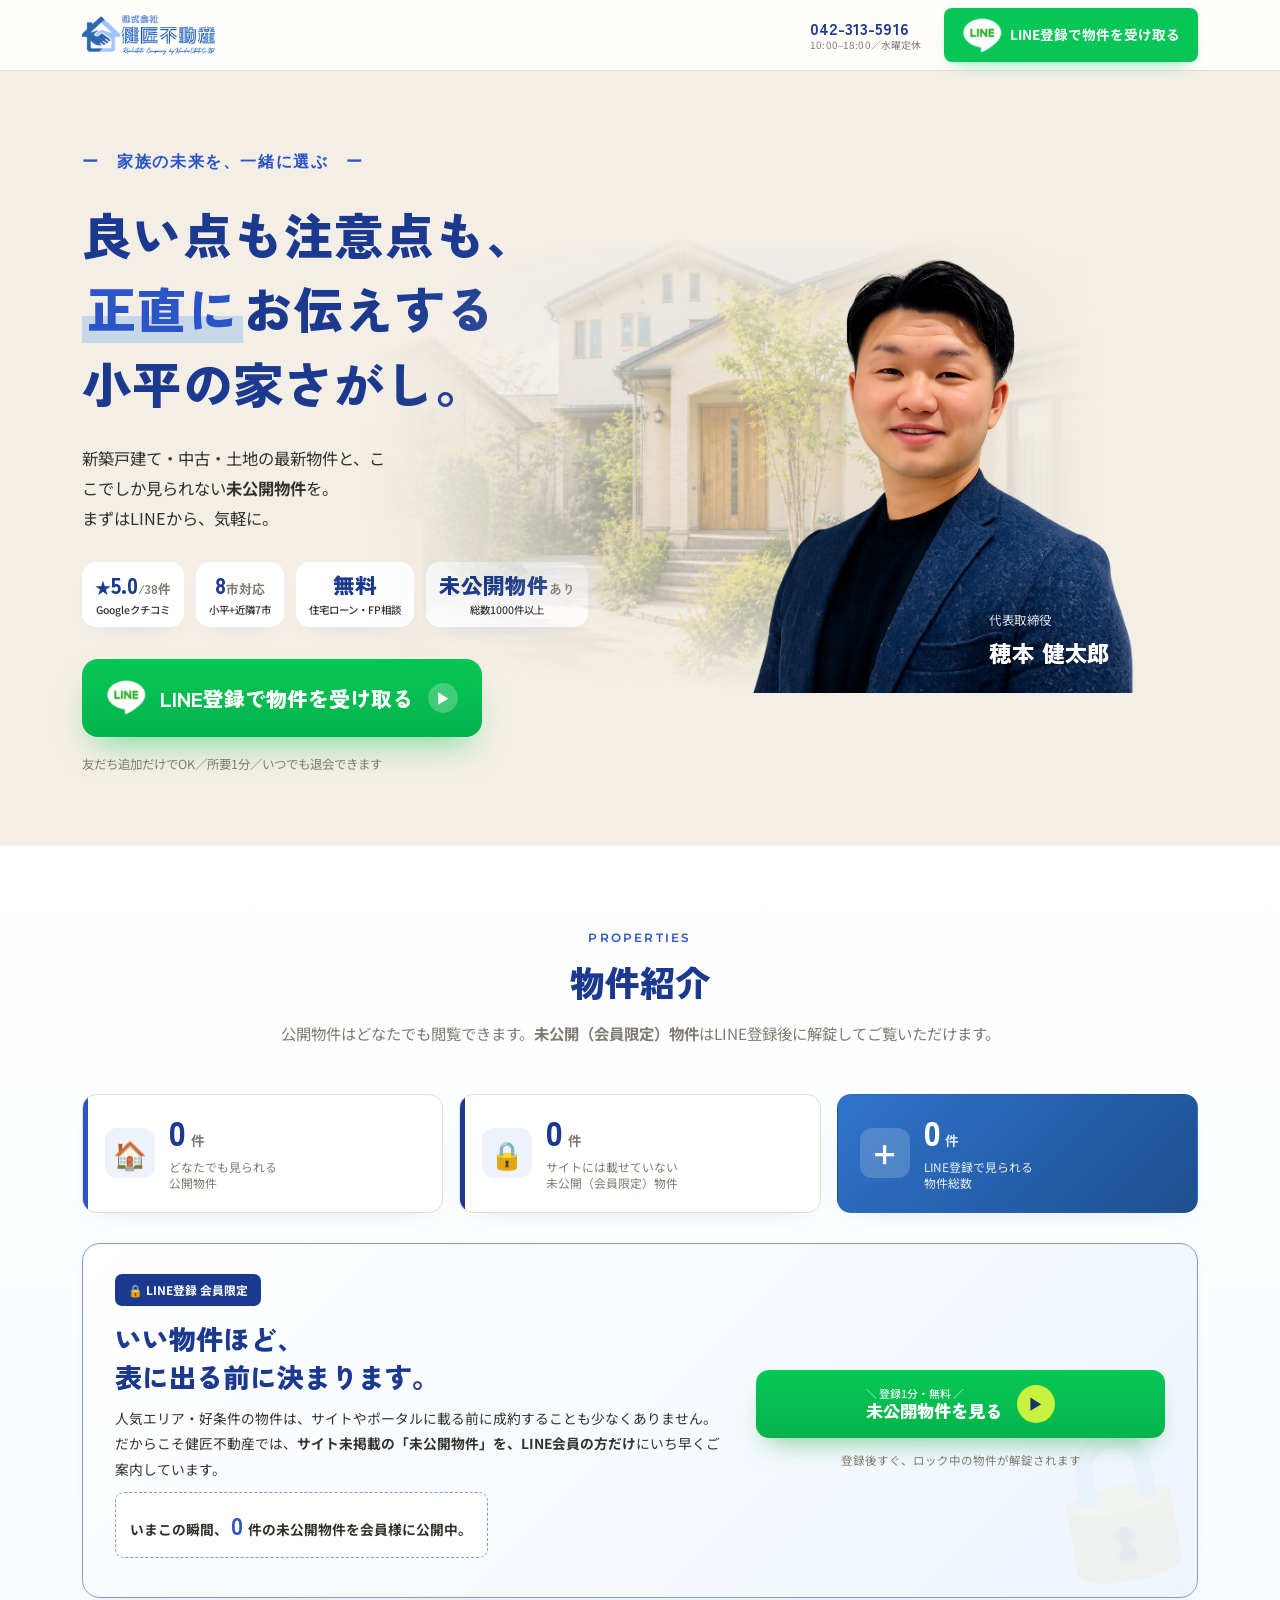
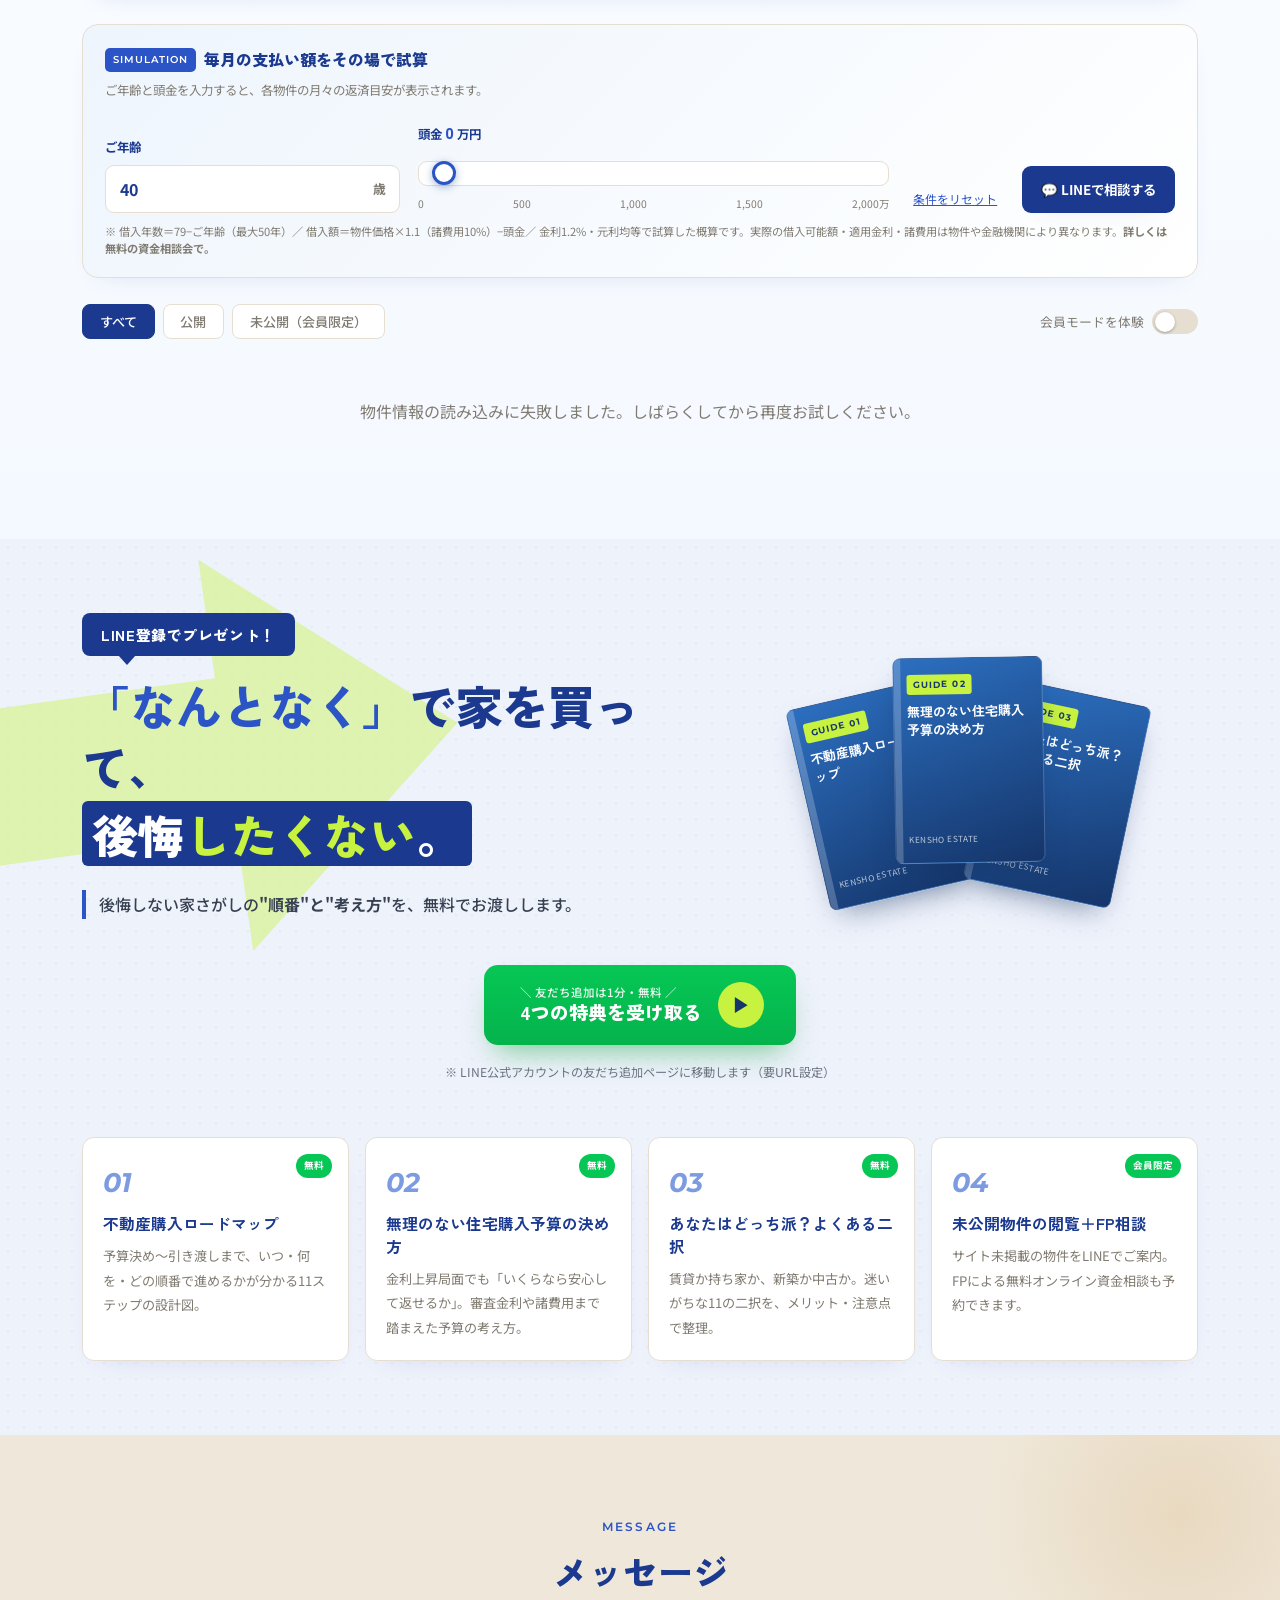
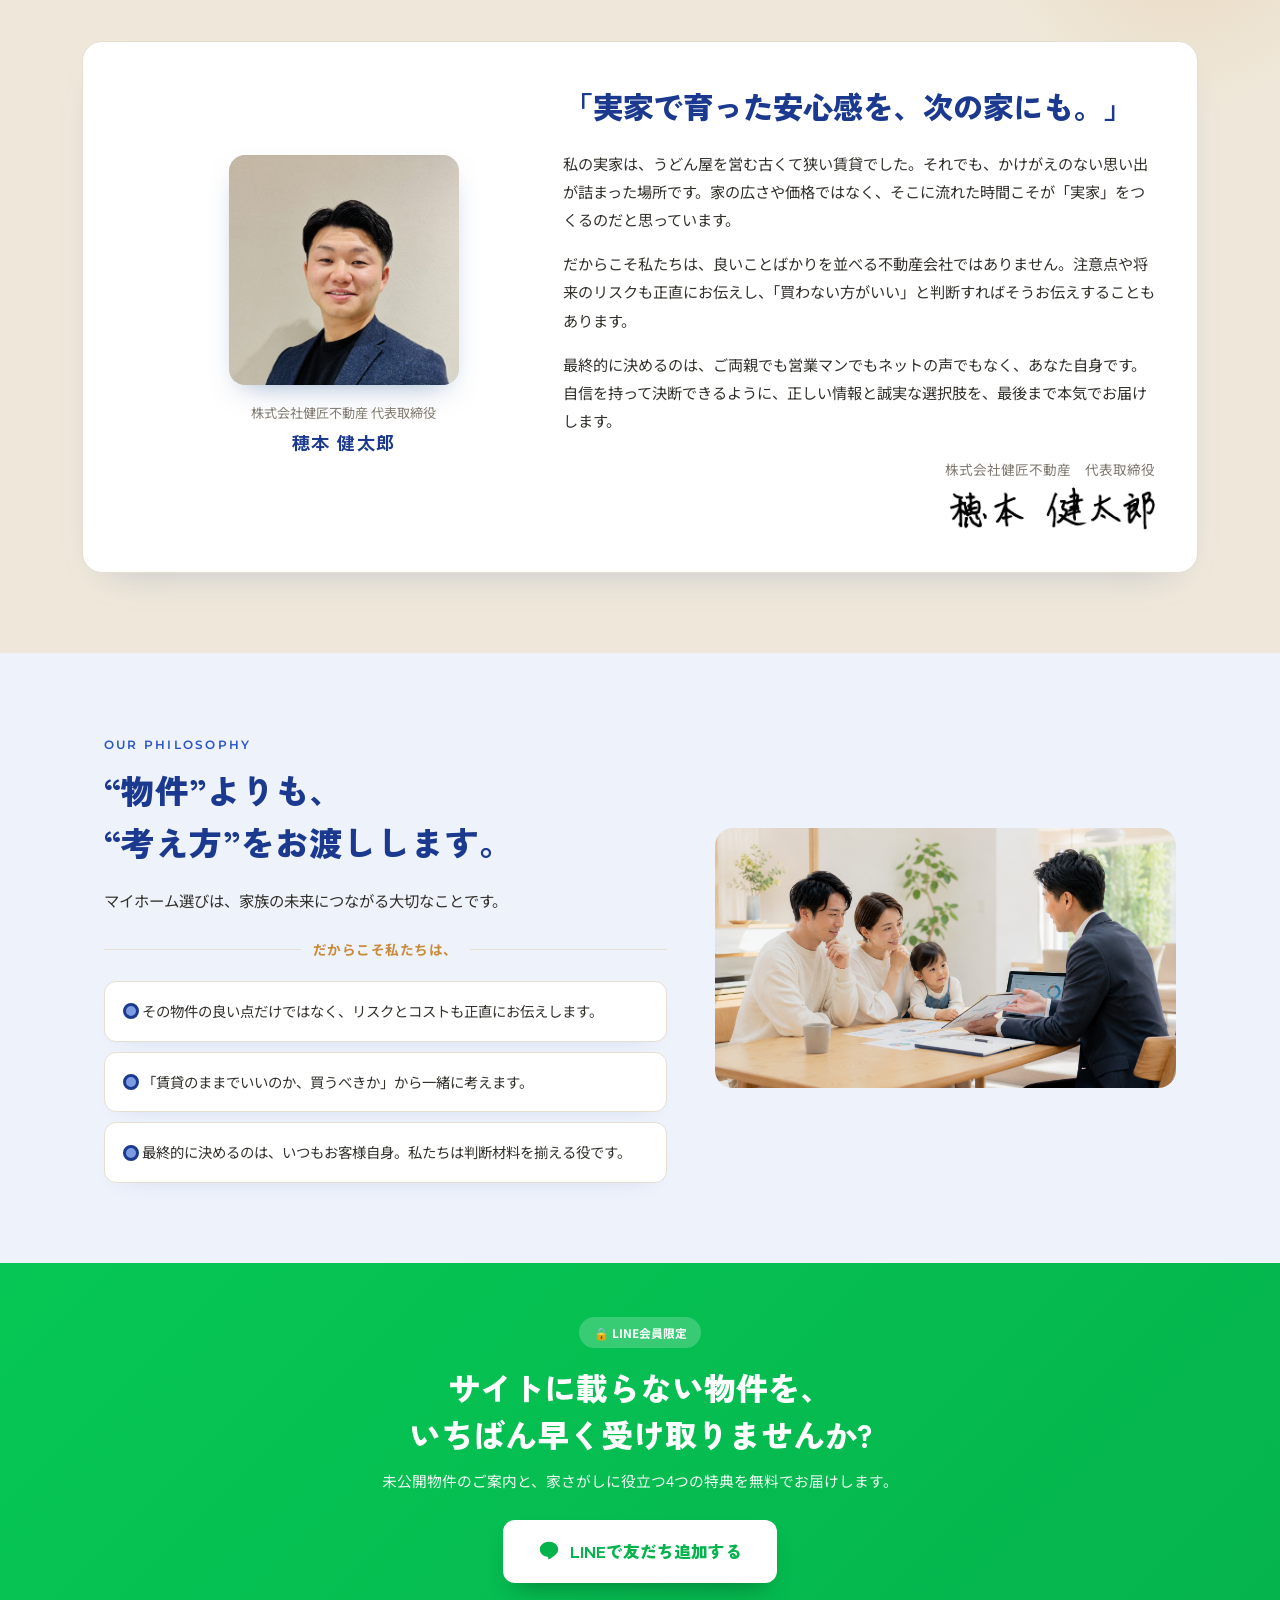
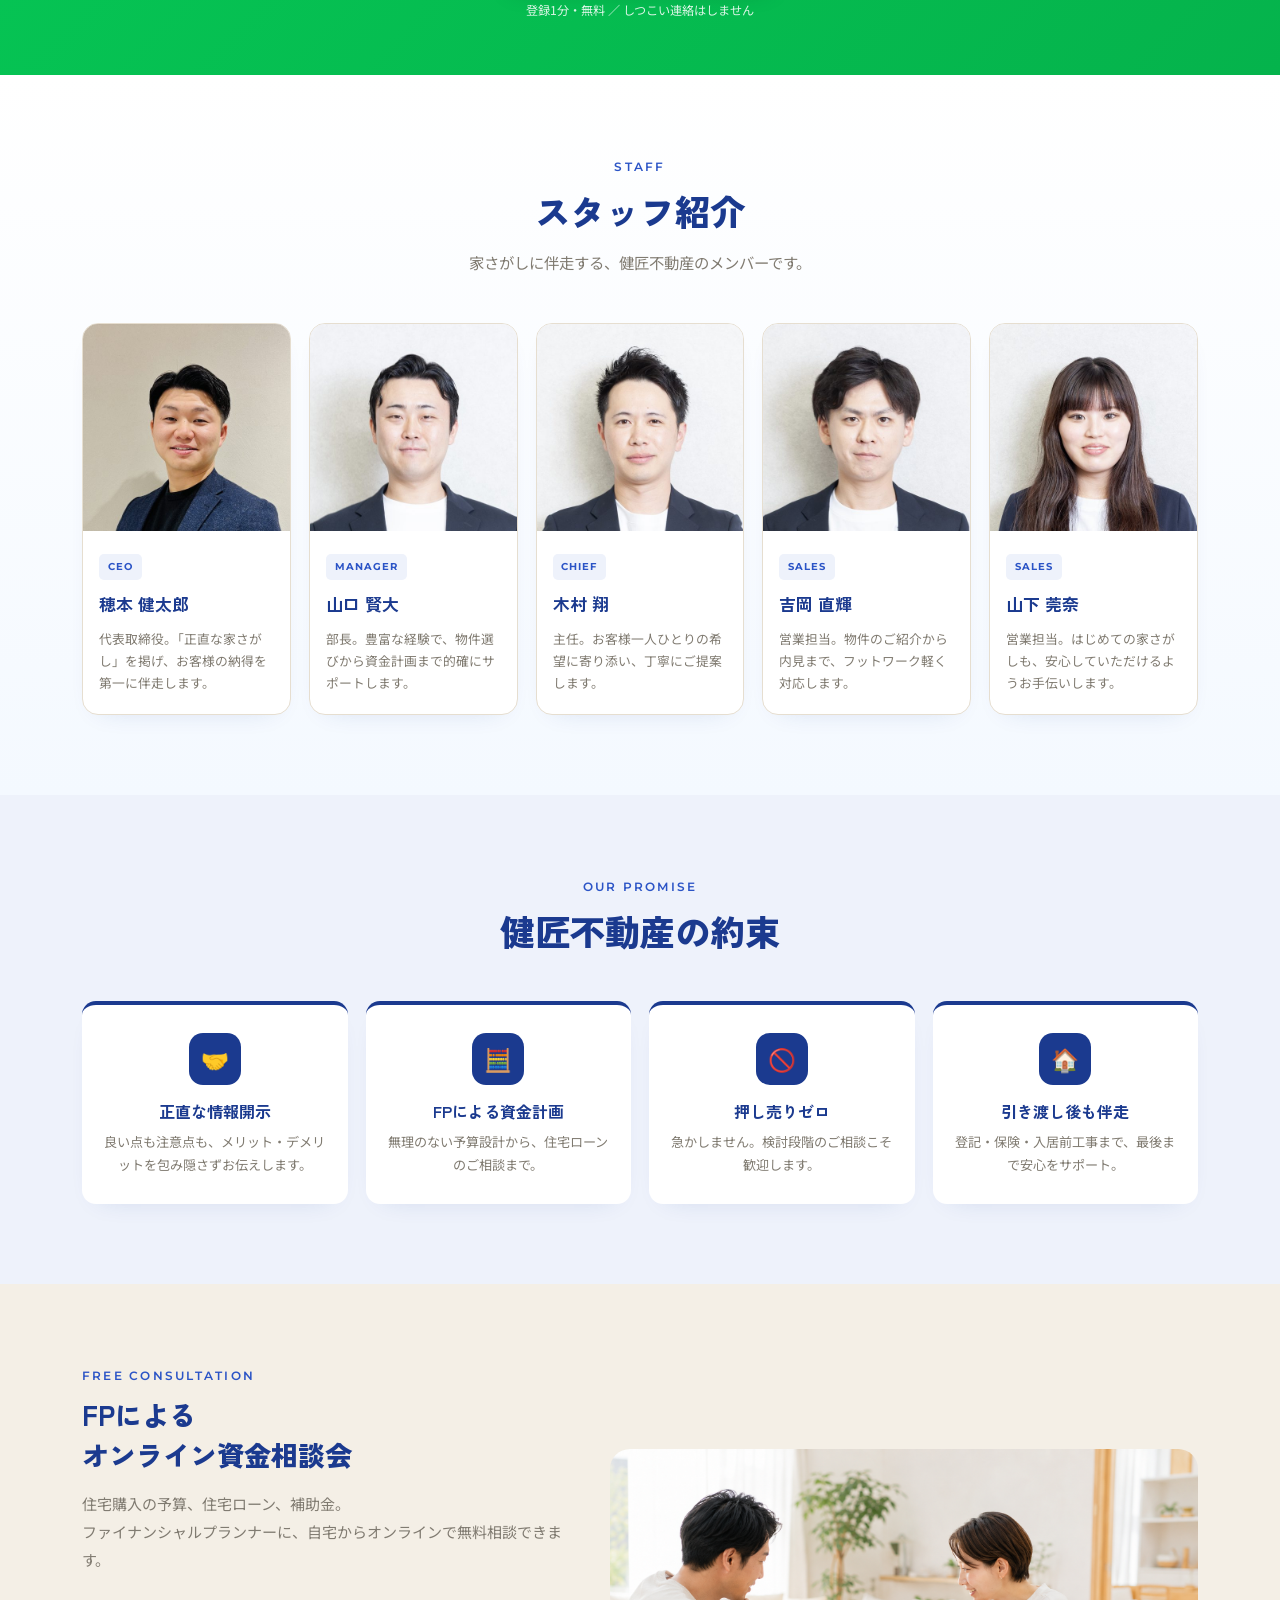
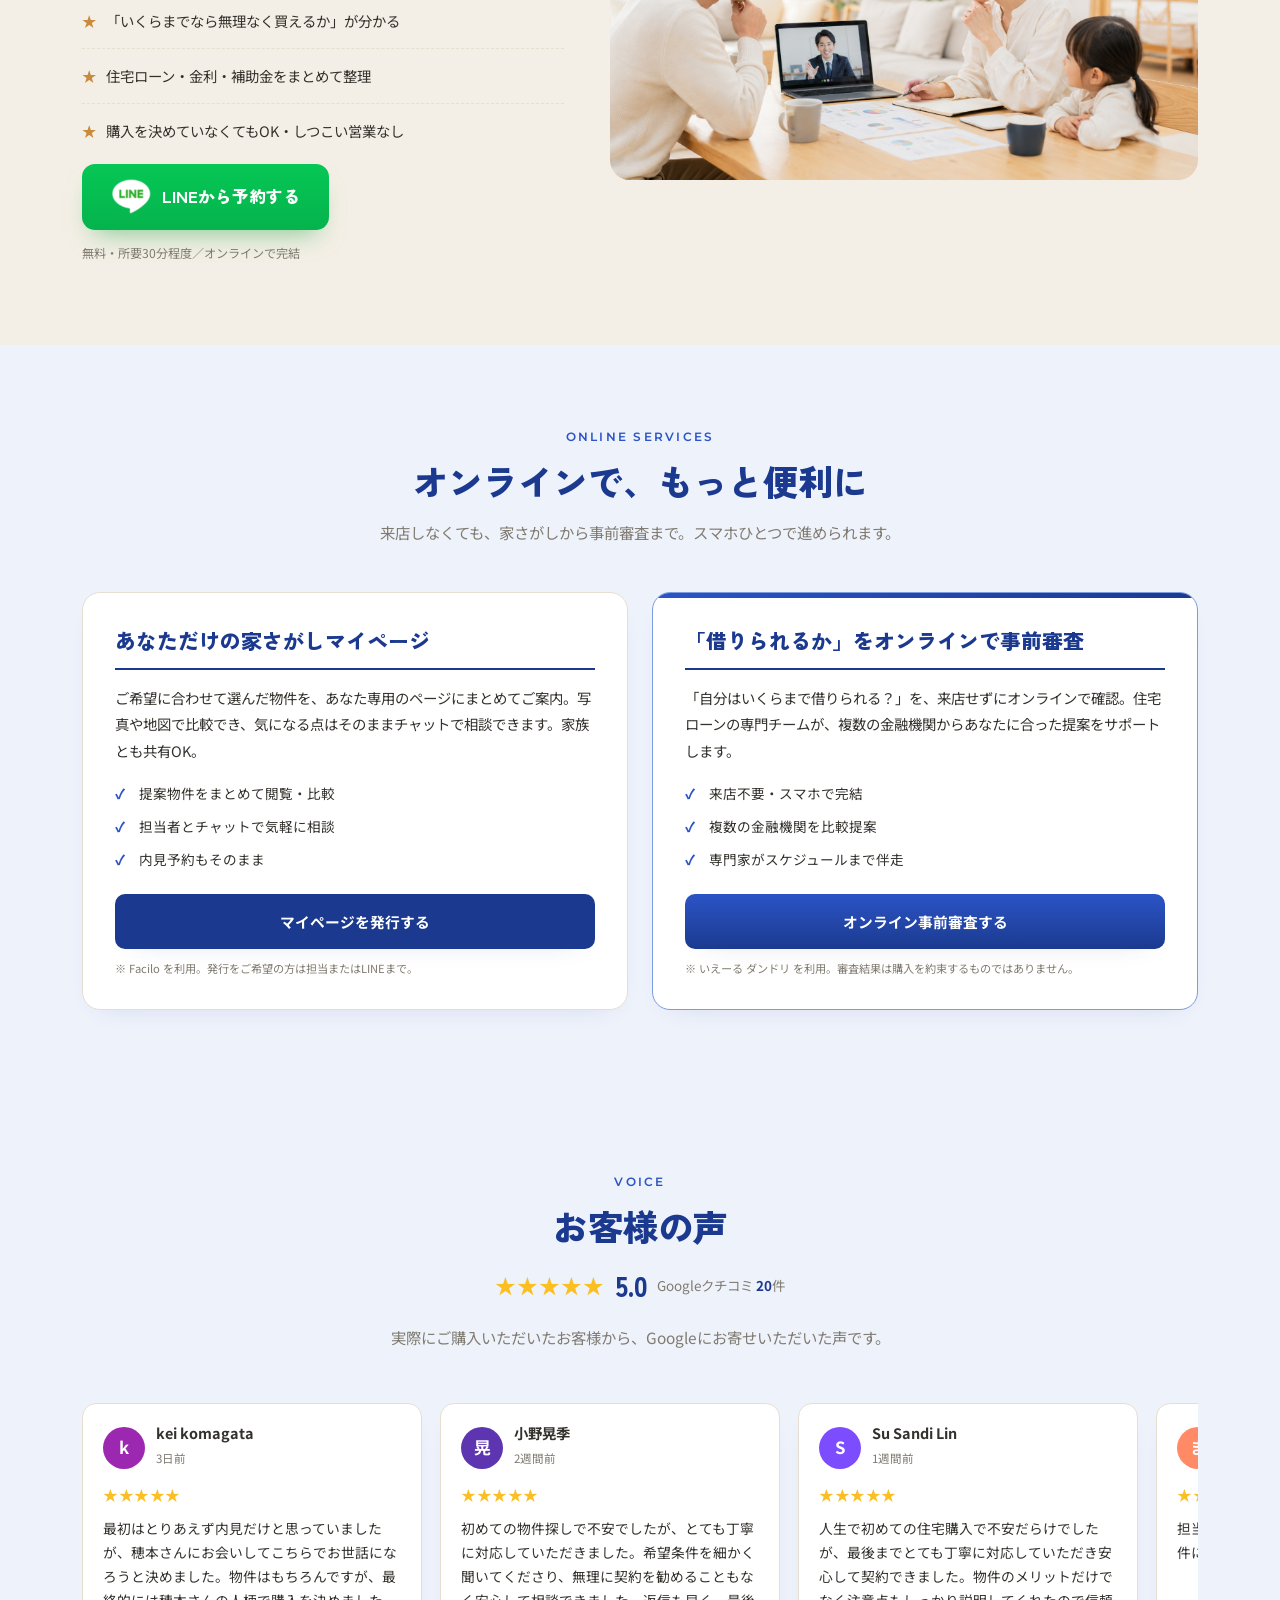
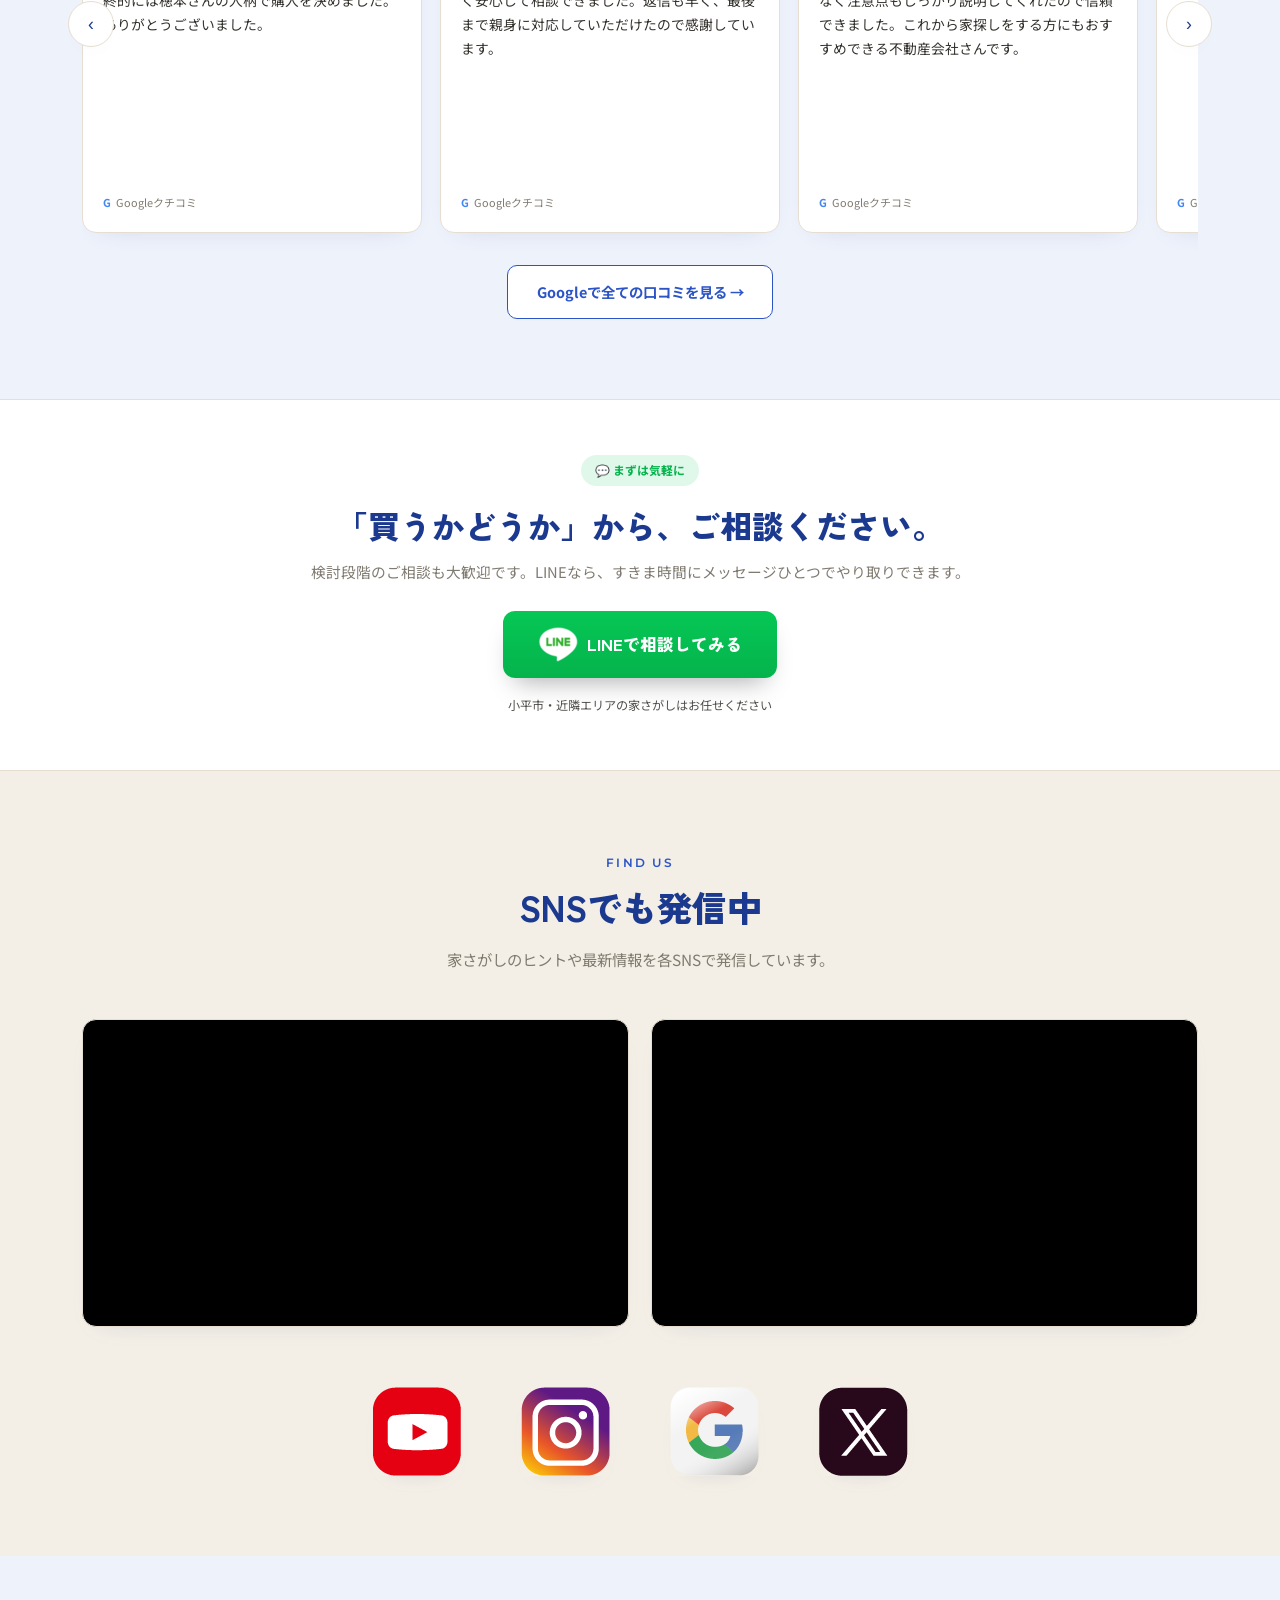
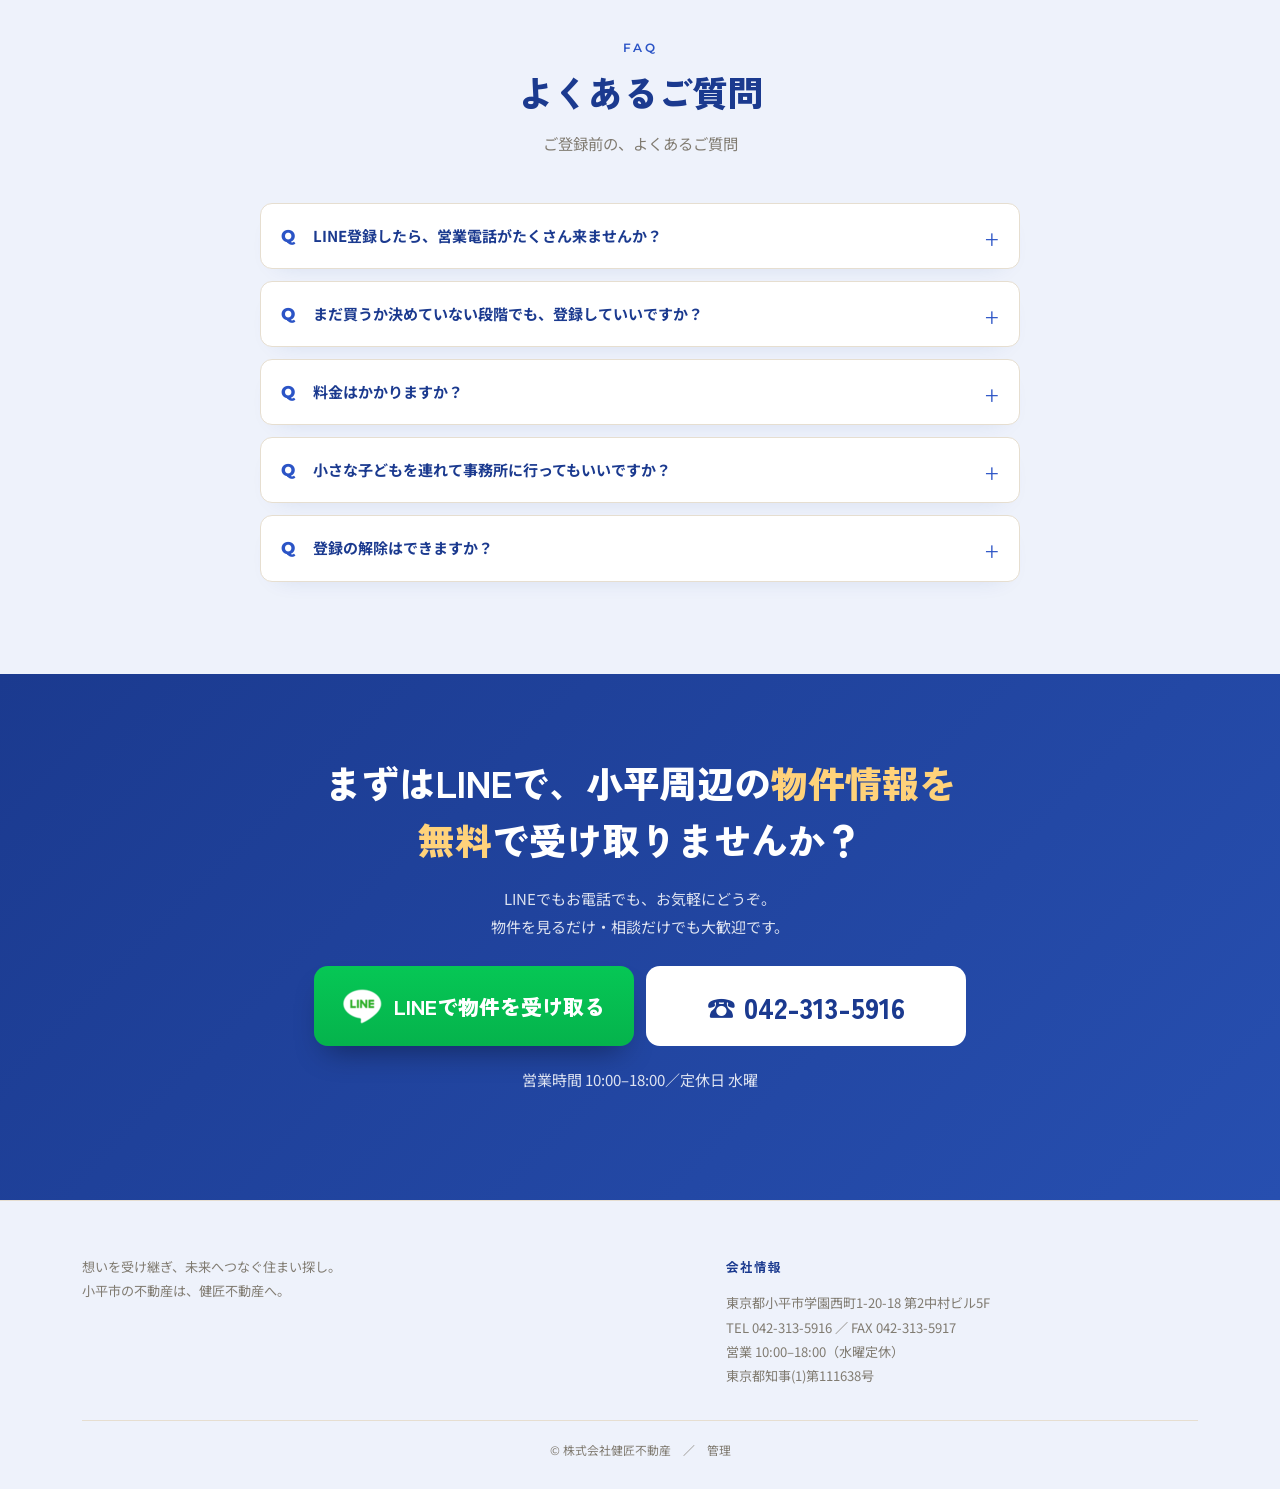
<file: index.html>
<!DOCTYPE html>
<html lang="ja">
<head>
<meta charset="UTF-8">
<meta name="viewport" content="width=device-width, initial-scale=1.0">
<title>株式会社健匠不動産｜小平市の不動産・新築戸建て</title>
<link rel="preconnect" href="https://fonts.googleapis.com">
<link rel="preconnect" href="https://fonts.gstatic.com" crossorigin>
<link href="https://fonts.googleapis.com/css2?family=Zen+Kaku+Gothic+New:wght@400;500;700;900&family=Noto+Sans+JP:wght@400;500;700&family=Montserrat:ital,wght@0,500;0,600;0,700;1,500&family=Klee+One:wght@600&display=swap" rel="stylesheet">
<link rel="stylesheet" href="style.css">
</head>
<body>

<header>
  <div class="wrap nav">
    <a href="#top" class="logo"><img src="./assets/logo.png" alt="株式会社健匠不動産"></a>
    <div class="nav-links">
      <a href="tel:0423135916" class="nav-tel">042-313-5916<small>10:00–18:00／水曜定休</small></a>
      <a href="https://page.line.me/450hfweg?oat_content=url&openQrModal=true" class="btn-line"><img src="./assets/sns_line.png" alt="line">LINE登録で物件を受け取る</a>
    </div>
  </div>
</header>

<!-- HERO -->
<section class="hero" id="top">
  <div class="hero-bg"></div>
  <div class="hero-inner">
    <div class="hero-text">
      <span class="eyebrow hero-eyebrow" style="color:var(--blue)">ー　家族の未来を、一緒に選ぶ　ー</span>
      <h1>良い点も注意点も、<br><span class="hl">正直に</span>お伝えする<br>小平の家さがし。</h1>
      <div class="hero-text-sec reveal in">
        <div class="hero-text-inner">
          <p class="lead">新築戸建て・中古・土地の最新物件と、ここでしか見られない<strong>未公開物件</strong>を。<br>まずはLINEから、気軽に。</p>
          <div class="trust-chips">
            <div class="trust-chip trust-chip-1"><b><span class="star">★</span>5.0<small>/38件</small></b>Googleクチコミ</div>
            <div class="trust-chip trust-chip-2"><b>8<small>市対応</small></b>小平+近隣7市</div>
            <div class="trust-chip trust-chip-3"><b>無料</b>住宅ローン・FP相談</div>
            <div class="trust-chip trust-chip-4"><b>未公開物件<small>あり</small></b>総数1000件以上</div>
          </div>
        </div>
        <div class="hero-img-inner sp-only">
          <img id="heroCeoImg" src="./assets/ceo.png" alt="株式会社健匠不動産 代表取締役 穂本健太郎">
          <div class="hero-photo-cap"><span class="role">代表取締役</span><span class="nm">穂本 健太郎</span></div>
        </div>
      </div>

      <div class="hero-link">
      <a href="https://page.line.me/450hfweg?oat_content=url&openQrModal=true" class="hero-cta-btn line-cta-js"><img src="./assets/sns_line.png" alt="line"><span>LINE登録で物件を受け取る</span><span class="arrow">▶</span></a>
      <div class="hero-cta-sub">
        友だち追加だけでOK／所要1分／いつでも退会できます
      </div>
      </div>
    </div>
    <div class="hero-photo pc-only">
      <img id="heroCeoImg" src="./assets/ceo_pc.png" alt="株式会社健匠不動産 代表取締役 穂本健太郎">
      <div class="hero-photo-cap"><span class="role">代表取締役</span><span class="nm">穂本 健太郎</span></div>
    </div>
  </div>
</section>

<!-- PROPERTIES -->
<section id="properties" class="lightsec">
  <div class="wrap">
    <div class="sec-head reveal">
      <span class="eyebrow">Properties</span>
      <h2>物件紹介</h2>
      <p class="ja-sub">公開物件はどなたでも閲覧できます。<strong>未公開（会員限定）物件</strong>はLINE登録後に解錠してご覧いただけます。</p>
    </div>
    <div class="prop-stats reveal">
      <div class="pstat">
        <span class="ps-ico">🏠</span>
        <div class="ps-body"><span class="ps-num" id="cntPublic">0</span><span class="ps-unit">件</span><span class="ps-label">どなたでも見られる<br>公開物件</span></div>
      </div>
      <div class="pstat locked-stat">
        <span class="ps-ico">🔒</span>
        <div class="ps-body"><span class="ps-num" id="cntMember">0</span><span class="ps-unit">件</span><span class="ps-label">サイトには載せていない<br>未公開（会員限定）物件</span></div>
      </div>
      <div class="pstat total-stat">
        <span class="ps-ico">＋</span>
        <div class="ps-body"><span class="ps-num" id="cntTotal">0</span><span class="ps-unit">件</span><span class="ps-label">LINE登録で見られる<br>物件総数</span></div>
      </div>
    </div>

    <div class="member-promo reveal">
      <div class="mp-left">
        <span class="mp-badge">🔒 LINE登録 会員限定</span>
        <h3>いい物件ほど、<br class="mp-br">表に出る前に決まります。</h3>
        <p>人気エリア・好条件の物件は、サイトやポータルに載る前に成約することも少なくありません。だからこそ健匠不動産では、<strong>サイト未掲載の「未公開物件」を、LINE会員の方だけ</strong>にいち早くご案内しています。</p>
        <p class="mp-now">いまこの瞬間、<b id="mpCount">0</b> 件の未公開物件を会員様に公開中。</p>
      </div>
      <div class="mp-right">
        <a href="https://page.line.me/450hfweg?oat_content=url&openQrModal=true" id="lineLink2" class="mp-cta"><span><small>＼ 登録1分・無料 ／</small>未公開物件を見る</span><span class="play">▶</span></a>
        <span class="mp-sub">登録後すぐ、ロック中の物件が解錠されます</span>
      </div>
    </div>
    <div class="sim-bar reveal">
      <div class="sim-head"><span class="badge">SIMULATION</span>毎月の支払い額をその場で試算</div>
      <p class="sim-desc">ご年齢と頭金を入力すると、各物件の月々の返済目安が表示されます。</p>
      <div class="sim-inputs">
        <div class="sim-field">
          <label>ご年齢</label>
          <div class="inwrap"><input type="number" id="simAge" value="40" min="18" max="78" inputmode="numeric"><span class="suffix">歳</span></div>
        </div>
        <div class="sim-field sim-field-slider">
          <label>頭金 <span class="sim-val" id="simDownVal">0</span> 万円</label>
          <input type="range" id="simDown" value="0" min="0" max="2000" step="50" class="sim-slider">
          <div class="sim-ticks"><span>0</span><span>500</span><span>1,000</span><span>1,500</span><span>2,000万</span></div>
        </div>
        <button class="sim-reset" id="simReset">条件をリセット</button>
        <a href="https://page.line.me/450hfweg?oat_content=url&openQrModal=true" class="sim-book line-cta-js">💬 LINEで相談する</a>
      </div>
      <p class="sim-note">※ 借入年数＝79−ご年齢（最大50年）／ 借入額＝物件価格×1.1（諸費用10%）−頭金／ 金利1.2%・元利均等で試算した概算です。実際の借入可能額・適用金利・諸費用は物件や金融機関により異なります。<strong>詳しくは無料の資金相談会で。</strong></p>
    </div>
    <div class="prop-bar reveal">
      <div class="filters">
        <button class="active" data-f="all">すべて</button>
        <button data-f="public">公開</button>
        <button data-f="member">未公開（会員限定）</button>
      </div>
      <div class="member-toggle"><span>会員モードを体験</span><div class="switch" id="memberSwitch"></div></div>
    </div>
    <div class="grid" id="propGrid"></div>
  </div>
</section>

<!-- LINE GIFT BANNER -->
<section class="gift" id="gift">
  <div class="arrow"></div>
  <div class="wrap">
    <div class="gift-top">
      <div class="reveal">
        <span class="gift-badge">LINE登録でプレゼント！</span>
        <h2><span class="ice">「なんとなく」</span>で家を買って、<br><span class="box">後悔<span class="lm">したくない</span>。</span></h2>
        <p class="sub">後悔しない家さがしの<strong>"順番"と"考え方"</strong>を、無料でお渡しします。</p>
      </div>
      <div class="reveal">
        <div class="booklets">
          <div class="booklet b1"><span class="bk-tag">GUIDE 01</span><div class="bk-title">不動産購入ロードマップ</div><div class="bk-foot">KENSHO ESTATE</div></div>
          <div class="booklet b3"><span class="bk-tag">GUIDE 03</span><div class="bk-title">あなたはどっち派？よくある二択</div><div class="bk-foot">KENSHO ESTATE</div></div>
          <div class="booklet b2"><span class="bk-tag">GUIDE 02</span><div class="bk-title">無理のない住宅購入予算の決め方</div><div class="bk-foot">KENSHO ESTATE</div></div>
        </div>
      </div>
    </div>

    <div class="gift-cta-wrap reveal">
      <a href="https://page.line.me/450hfweg?oat_content=url&openQrModal=true" id="lineLink" class="gift-cta">
        <span><small>＼ 友だち追加は1分・無料 ／</small>4つの特典を受け取る</span>
        <span class="play">▶</span>
      </a>
      <p class="gift-note">※ LINE公式アカウントの友だち追加ページに移動します（要URL設定）</p>
    </div>

    <div class="gift-cards">
      <div class="gc reveal"><span class="pill">無料</span><div class="num">01</div><h3>不動産購入ロードマップ</h3><p>予算決め〜引き渡しまで、いつ・何を・どの順番で進めるかが分かる11ステップの設計図。</p></div>
      <div class="gc reveal"><span class="pill">無料</span><div class="num">02</div><h3>無理のない住宅購入予算の決め方</h3><p>金利上昇局面でも「いくらなら安心して返せるか」。審査金利や諸費用まで踏まえた予算の考え方。</p></div>
      <div class="gc reveal"><span class="pill">無料</span><div class="num">03</div><h3>あなたはどっち派？よくある二択</h3><p>賃貸か持ち家か、新築か中古か。迷いがちな11の二択を、メリット・注意点で整理。</p></div>
      <div class="gc reveal"><span class="pill">会員限定</span><div class="num">04</div><h3>未公開物件の閲覧＋FP相談</h3><p>サイト未掲載の物件をLINEでご案内。FPによる無料オンライン資金相談も予約できます。</p></div>
    </div>
  </div>
</section>

<!-- MESSAGE / CEO -->
<section class="message" id="message">
  <div class="wrap">
  <div class="sec-head">
    <span class="eyebrow">Message</span>
    <h2>メッセージ</h2>
  </div>
  <div class="wrap msg-grid">
    <div class="msg-photo reveal">
      <div class="ph"><img src="./assets/staff_01.jpeg" alt="穂本 健太郎"></div>
      <div class="cap">株式会社健匠不動産 代表取締役<b>穂本 健太郎</b></div>
    </div>
    <div class="msg-body reveal">
      <h2>「実家で育った安心感を、次の家にも。」</h2>
      <p>私の実家は、うどん屋を営む古くて狭い賃貸でした。それでも、かけがえのない思い出が詰まった場所です。家の広さや価格ではなく、そこに流れた時間こそが「実家」をつくるのだと思っています。</p>
      <p>だからこそ私たちは、良いことばかりを並べる不動産会社ではありません。注意点や将来のリスクも正直にお伝えし、「買わない方がいい」と判断すればそうお伝えすることもあります。</p>
      <p>最終的に決めるのは、ご両親でも営業マンでもネットの声でもなく、あなた自身です。自信を持って決断できるように、正しい情報と誠実な選択肢を、最後まで本気でお届けします。</p>
      <div class="sign">
        <div class="sign-inner">
          株式会社健匠不動産　代表取締役<br><span class="sign-name"><img src="./assets/sign.png" alt="穂本 健太郎"></span>
        </div>
      </div>
    </div>
  </div>
  </div>
</section>

<!-- THINK / PHILOSOPHY -->
<section class="think">
  <div class="wrap">
  <div class="wrap think-grid">
    <div class="reveal">
      <span class="eyebrow">Our Philosophy</span>
      <h2>“物件”よりも、<br>“考え方”をお渡しします。</h2>
      <p class="lead">マイホーム選びは、家族の未来につながる大切なことです。</p>
      <div class="think-divider"><span>だからこそ私たちは、</span></div>
      <ul>
        <li>その物件の良い点だけではなく、リスクとコストも正直にお伝えします。</li>
        <li>「賃貸のままでいいのか、買うべきか」から一緒に考えます。</li>
        <li>最終的に決めるのは、いつもお客様自身。私たちは判断材料を揃える役です。</li>
      </ul>
    </div>
    <div class="think-photo reveal">
      <img src="./assets/img_think.png" alt="ご家族の相談シーン">
    </div>
  </div>
  </div>
</section>

<!-- LINE BAND 1 -->
<section class="line-band reveal">
  <div class="wrap">
    <span class="lb-badge">🔒 LINE会員限定</span>
    <h2>サイトに載らない物件を、<br>いちばん早く受け取りませんか?</h2>
    <p>未公開物件のご案内と、家さがしに役立つ4つの特典を無料でお届けします。</p>
    <a href="https://page.line.me/450hfweg?oat_content=url&openQrModal=true" class="lb-btn line-cta-js"><svg viewBox="0 0 24 24"><path d="M12 2C6.48 2 2 5.69 2 10.23c0 4.06 3.55 7.46 8.35 8.1.32.07.77.21.88.49.1.25.07.65.03.9l-.14.85c-.04.25-.2.99.87.54 1.07-.45 5.76-3.39 7.86-5.81C21.36 13.6 22 11.99 22 10.23 22 5.69 17.52 2 12 2z"/></svg>LINEで友だち追加する</a>
    <span class="lb-sub">登録1分・無料 ／ しつこい連絡はしません</span>
  </div>
</section>

<!-- STAFF -->
<section id="staff" class="lightsec">
  <div class="wrap">
    <div class="sec-head reveal">
      <span class="eyebrow">Staff</span>
      <h2>スタッフ紹介</h2>
      <p class="ja-sub">家さがしに伴走する、健匠不動産のメンバーです。</p>
    </div>
    <div class="staff-grid">
      <div class="staff reveal in">
        <div class="pic"><img src="./assets/staff_01.jpeg" alt="穂本健太郎"></div>
        <div class="info"><span class="role">CEO</span>
          <h3>穂本 健太郎</h3>
          <p>代表取締役。「正直な家さがし」を掲げ、お客様の納得を第一に伴走します。</p>
        </div>
      </div>
      <div class="staff reveal in">
        <div class="pic"><img src="./assets/staff_02.jpeg" alt="山口賢大"></div>
        <div class="info"><span class="role">Manager</span>
          <h3>山口 賢大</h3>
          <p>部長。豊富な経験で、物件選びから資金計画まで的確にサポートします。</p>
        </div>
      </div>
      <div class="staff reveal in">
        <div class="pic"><img src="./assets/staff_03.jpeg" alt="木村翔"></div>
        <div class="info"><span class="role">Chief</span>
          <h3>木村 翔</h3>
          <p>主任。お客様一人ひとりの希望に寄り添い、丁寧にご提案します。</p>
        </div>
      </div>
      <div class="staff reveal in">
        <div class="pic"><img src="./assets/staff_04.jpeg" alt="吉岡直輝"></div>
        <div class="info"><span class="role">Sales</span>
          <h3>吉岡 直輝</h3>
          <p>営業担当。物件のご紹介から内見まで、フットワーク軽く対応します。</p>
        </div>
      </div>
      <div class="staff reveal in">
        <div class="pic"><img src="./assets/staff_05.jpeg" alt="山下莞奈"></div>
        <div class="info"><span class="role">Sales</span>
          <h3>山下 莞奈</h3>
          <p>営業担当。はじめての家さがしも、安心していただけるようお手伝いします。</p>
        </div>
      </div>
    </div>
  </div>
</section>

<!-- PROMISE -->
<section class="promise">
  <div class="wrap">
    <div class="sec-head reveal"><span class="eyebrow">Our Promise</span><h2>健匠不動産の約束</h2></div>
    <div class="promise-grid">
      <div class="pr reveal"><div class="ic">🤝</div><h3>正直な情報開示</h3><p>良い点も注意点も、メリット・デメリットを包み隠さずお伝えします。</p></div>
      <div class="pr reveal"><div class="ic">🧮</div><h3>FPによる資金計画</h3><p>無理のない予算設計から、住宅ローンのご相談まで。</p></div>
      <div class="pr reveal"><div class="ic">🚫</div><h3>押し売りゼロ</h3><p>急かしません。検討段階のご相談こそ歓迎します。</p></div>
      <div class="pr reveal"><div class="ic">🏠</div><h3>引き渡し後も伴走</h3><p>登記・保険・入居前工事まで、最後まで安心をサポート。</p></div>
    </div>
  </div>
</section>

<!-- FP -->
<section id="fp" class="fp-sec">
  <div class="wrap fp-grid">
    <div class="fp-info reveal">
      <span class="eyebrow">Free Consultation</span>
      <h2>FPによる<br>オンライン資金相談会</h2>
      <p>住宅購入の予算、住宅ローン、補助金。<br>ファイナンシャルプランナーに、自宅からオンラインで無料相談できます。</p>
      <div class="fp-points">
        <div><span class="dot">★</span><span>「いくらまでなら無理なく買えるか」が分かる</span></div>
        <div><span class="dot">★</span><span>住宅ローン・金利・補助金をまとめて整理</span></div>
        <div><span class="dot">★</span><span>購入を決めていなくてもOK・しつこい営業なし</span></div>
      </div>
      <a href="https://page.line.me/450hfweg?oat_content=url&openQrModal=true" class="fp-cta line-cta-js"><img src="./assets/sns_line.png" alt="line">LINEから予約する</a>
      <span class="fp-cta-sub">無料・所要30分程度／オンラインで完結</span>
    </div>
    <div class="fp-visual reveal">
      <img src="./assets/img_fp.png" alt="オンライン面談のイメージ">
    </div>
  </div>
</section>

<!-- SERVICES (Facilo / dandori) -->
<section class="services">
  <div class="wrap">
    <div class="sec-head reveal">
      <span class="eyebrow">Online Services</span>
      <h2>オンラインで、もっと便利に</h2>
      <p class="ja-sub">来店しなくても、家さがしから事前審査まで。スマホひとつで進められます。</p>
    </div>
    <div class="svc-grid">
      <div class="svc reveal">
        <h3>あなただけの家さがしマイページ</h3>
        <p>ご希望に合わせて選んだ物件を、あなた専用のページにまとめてご案内。写真や地図で比較でき、気になる点はそのままチャットで相談できます。家族とも共有OK。</p>
        <ul class="svc-list"><li>提案物件をまとめて閲覧・比較</li><li>担当者とチャットで気軽に相談</li><li>内見予約もそのまま</li></ul>
        <a href="https://page.line.me/450hfweg?oat_content=url&openQrModal=true" data-link="mypage" target="_blank" rel="noopener" class="svc-btn">マイページを発行する</a>
        <span class="svc-note">※ Facilo を利用。発行をご希望の方は担当またはLINEまで。</span>
      </div>
      <div class="svc reveal accent">
        <h3>「借りられるか」をオンラインで事前審査</h3>
        <p>「自分はいくらまで借りられる？」を、来店せずにオンラインで確認。住宅ローンの専門チームが、複数の金融機関からあなたに合った提案をサポートします。</p>
        <ul class="svc-list"><li>来店不要・スマホで完結</li><li>複数の金融機関を比較提案</li><li>専門家がスケジュールまで伴走</li></ul>
        <a href="https://page.line.me/450hfweg?oat_content=url&openQrModal=true" data-link="prescreen" target="_blank" rel="noopener" class="svc-btn alt">オンライン事前審査する</a>
        <span class="svc-note">※ いえーる ダンドリ を利用。審査結果は購入を約束するものではありません。</span>
      </div>
    </div>
  </div>
</section>

<!-- REVIEWS -->
<section id="reviews" class="reviews">
  <div class="wrap">
    <div class="sec-head reveal">
      <span class="eyebrow">Voice</span>
      <h2>お客様の声</h2>
      <div class="rv-summary">
        <span class="rv-stars">★★★★★</span>
        <b id="rvAvg">5.0</b>
        <span class="rv-count">Googleクチコミ <b id="rvCount">41</b>件</span>
      </div>
      <p class="ja-sub">実際にご購入いただいたお客様から、Googleにお寄せいただいた声です。</p>
    </div>
    <div class="rv-track-wrap reveal">
      <button class="rv-arrow prev" id="rvPrev" aria-label="前へ">‹</button>
      <div class="rv-grid" id="rvGrid"></div>
      <button class="rv-arrow next" id="rvNext" aria-label="次へ">›</button>
    </div>
    <div class="rv-more-wrap">
      <a href="https://share.google/FZPe4m7bQtiNpJNZm" target="_blank" class="rv-more">Googleで全ての口コミを見る →</a>
    </div>
  </div>
</section>

<!-- LINE BAND 2 -->
<section class="line-band alt reveal">
  <div class="wrap">
    <span class="lb-badge">💬 まずは気軽に</span>
    <h2>「買うかどうか」から、ご相談ください。</h2>
    <p>検討段階のご相談も大歓迎です。LINEなら、すきま時間にメッセージひとつでやり取りできます。</p>
    <a href="https://page.line.me/450hfweg?oat_content=url&openQrModal=true" class="lb-btn line-cta-js"><img src="./assets/sns_line.png" alt="line">LINEで相談してみる</a>
    <span class="lb-sub">小平市・近隣エリアの家さがしはお任せください</span>
  </div>
</section>

<!-- SOCIAL -->
<section id="social" class="social-sec">
  <div class="wrap">
    <div class="sec-head reveal"><span class="eyebrow">Find Us</span><h2>SNSでも発信中</h2><p class="ja-sub">家さがしのヒントや最新情報を各SNSで発信しています。</p></div>
    <div class="yt-grid reveal">
      <div class="yt-frame"><iframe width="560" height="315" src="https://www.youtube.com/embed/ivBEzDix2qg?si=G1ir9blpCdfMWqKZ"
        title="YouTube video player" frameborder="0"
        allow="accelerometer; autoplay; clipboard-write; encrypted-media; gyroscope; picture-in-picture; web-share"
        referrerpolicy="strict-origin-when-cross-origin" allowfullscreen></iframe></div>
      <div class="yt-frame"><iframe src="https://www.youtube.com/embed/oXtJyu_-OCM" title="健匠不動産 YouTube動画" loading="lazy" allow="accelerometer; autoplay; clipboard-write; encrypted-media; gyroscope; picture-in-picture" allowfullscreen></iframe></div>
    </div>
    <div class="social-grid reveal">
      <a href="https://youtube.com/@kensho-estate" target="_blank"><img src="./assets/sns_youtube.png" alt="youtube"></a>
      <a href="https://www.instagram.com/kensho.estate" target="_blank"><img src="./assets/sns_instagram.png" alt="instagram"></a>
      <a href="https://share.google/FZPe4m7bQtiNpJNZm" target="_blank"><img src="./assets/sns_google.png" alt="google"></a>
      <a href="https://x.com/kenshohudosan" target="_blank"><img src="./assets/sns_x.png" alt="x"></a>
    </div>
  </div>
</section>

<!-- FAQ -->
<section id="faq" class="faq-sec">
  <div class="wrap">
    <div class="sec-head reveal"><span class="eyebrow">FAQ</span><h2>よくあるご質問</h2><p class="ja-sub">ご登録前の、よくあるご質問</p></div>
    <div class="faq-list reveal">
      <details class="faq-item">
        <summary>LINE登録したら、営業電話がたくさん来ませんか？</summary>
        <div class="faq-a">いいえ、しつこい営業電話は一切いたしません。やり取りはすべてLINE上で完結します。ブロック・退会もいつでも可能です。</div>
      </details>
      <details class="faq-item">
        <summary>まだ買うか決めていない段階でも、登録していいですか？</summary>
        <div class="faq-a">むしろ、その段階の方がほとんどです。「相場だけ知りたい」「学区内にどんな物件があるか見たい」という方こそ、気軽にご登録ください。</div>
      </details>
      <details class="faq-item">
        <summary>料金はかかりますか？</summary>
        <div class="faq-a">LINE登録・物件情報の配信・ご相談はすべて無料です。仲介手数料は、ご成約時に宅地建物取引業法で定められた上限額（売買価格の3%＋6万円＋税。売買価格400万円超の場合の速算式）以内で、事前に明示してご請求します。</div>
      </details>
      <details class="faq-item">
        <summary>小さな子どもを連れて事務所に行ってもいいですか？</summary>
        <div class="faq-a">はい、ぜひお越しください。キッズスペース・授乳スペース・オムツ替え台をご用意しています。コインパーキング代も当社で負担いたします。</div>
      </details>
      <details class="faq-item">
        <summary>登録の解除はできますか？</summary>
        <div class="faq-a">いつでも可能です。LINEのブロックまたは退会で、配信は即時停止します。手続きや引き止めの連絡は一切ありません。</div>
      </details>
    </div>
  </div>
</section>

<!-- FINAL CTA -->
<section id="finalcta" class="final-cta">
  <div class="wrap">
    <h2>まずはLINEで、<br class="sp-only">小平周辺の<span class="hl-gold">物件情報を</span><br><span class="hl-gold">無料</span>で受け取りませんか？</h2>
    <p>LINEでもお電話でも、お気軽にどうぞ。<br>物件を見るだけ・相談だけでも大歓迎です。</p>
    <div class="final-btns">
      <a href="https://page.line.me/450hfweg?oat_content=url&openQrModal=true" class="final-btn line-cta-js"><img src="./assets/sns_line.png" alt="line">LINEで物件を受け取る</a>
      <a href="tel:0423135916" class="final-btn-tel">☎ 042-313-5916</a>
    </div>
    <p class="final-note">営業時間 10:00–18:00／定休日 水曜</p>
  </div>
</section>

<!-- FOOTER -->
<footer>
  <div class="wrap">
    <div class="ft-grid">
      <div class="logo-w">
        <p class="info">想いを受け継ぎ、未来へつなぐ住まい探し。<br>小平市の不動産は、健匠不動産へ。</p>
      </div>
      <div>
        <h4>会社情報</h4>
        <p class="info">東京都小平市学園西町1-20-18 第2中村ビル5F<br>TEL 042-313-5916 ／ FAX 042-313-5917<br>営業 10:00–18:00（水曜定休）<br>東京都知事(1)第111638号</p>
      </div>
    </div>
    <div class="copy">© 株式会社健匠不動産　／　<span class="admin-link" id="adminToggle">管理</span></div>
  </div>
</footer>

<button class="fab" id="fab">＋ 物件を追加</button>

<div class="modal-bg" id="modalBg">
  <div class="modal">
    <h3>販売図面を掲載</h3>
    <p class="desc">画像（図面・外観写真）をアップロードして公開・会員限定を選ぶだけ。下に即反映されます。</p>
    <div class="field"><label>物件名</label><input type="text" id="mName" placeholder="小平市上水新町2丁目【新築】"></div>
    <div class="row">
      <div class="field"><label>価格（万円）</label><input type="text" id="mPrice" placeholder="4,980"></div>
      <div class="field"><label>所在地</label><input type="text" id="mLoc" placeholder="東京都小平市上水新町2丁目"></div>
    </div>
    <div class="row">
      <div class="field"><label>間取り</label><input type="text" id="mLayout" placeholder="4LDK"></div>
      <div class="field"><label>面積</label><input type="text" id="mArea" placeholder="土地110.21㎡"></div>
    </div>
    <div class="field"><label>公開設定</label><select id="mVis"><option value="public">公開（誰でも閲覧）</option><option value="member">未公開（会員限定・LINE登録者のみ）</option></select></div>
    <div class="field"><label>販売図面・写真</label><div class="drop" id="drop">クリックして画像を選択<br><small>JPG / PNG</small></div><input type="file" id="mFile" accept="image/*" style="display:none"><img class="preview" id="preview"></div>
    <div class="actions"><button class="cancel" id="cancelBtn">キャンセル</button><button class="save" id="saveBtn">掲載する</button></div>
  </div>
</div>

<script>
const LINE_URL = "https://page.line.me/450hfweg?oat_content=url&openQrModal=true"; // ★LINE友だち追加URL（例: https://lin.ee/xxxxx）
const MYPAGE_URL  = "https://page.line.me/450hfweg?oat_content=url&openQrModal=true"; // ★Facilo オリジナル家探しマイページのURL
const PRESCREEN_URL = "https://page.line.me/450hfweg?oat_content=url&openQrModal=true"; // ★いえーる ダンドリ オンライン事前審査のURL
const SHEET_CSV_URL = "https://docs.google.com/spreadsheets/d/16Ks5On9f_yVGqDBXQCuGswsWH0Qs0EBKgMoolocTbqE/export?format=csv&gid=0"; // ★物件一覧スプレッドシート

// ===== スプレッドシートから物件データを取得 =====
function parseCSV(text){
  const rows=[]; let row=[], field='', inQuotes=false;
  for(let i=0;i<text.length;i++){
    const c=text[i];
    if(inQuotes){
      if(c==='"'){ if(text[i+1]==='"'){ field+='"'; i++; } else inQuotes=false; }
      else field+=c;
    } else {
      if(c==='"') inQuotes=true;
      else if(c===','){ row.push(field); field=''; }
      else if(c==='\n'){ row.push(field); rows.push(row); row=[]; field=''; }
      else if(c==='\r'){ /* skip */ }
      else field+=c;
    }
  }
  if(field.length||row.length){ row.push(field); rows.push(row); }
  return rows;
}
function resolveImgUrl(url){
  if(!url) return url;
  const m = url.match(/drive\.google\.com\/(?:file\/d\/|open\?id=|uc\?id=|thumbnail\?id=)([a-zA-Z0-9_-]+)/);
  if(m) return `https://drive.google.com/thumbnail?id=${m[1]}&sz=w1000`;
  return url;
}
function yenToMan(str){
  const n=parseFloat(String(str||'').replace(/[^0-9.]/g,''));
  return n ? Math.round(n/10000).toLocaleString('ja-JP') : '';
}
async function fetchSheetProps(){
  const res = await fetch(SHEET_CSV_URL);
  if(!res.ok) throw new Error('sheet fetch failed: '+res.status);
  const rows = parseCSV(await res.text()).filter(r=>r.length>1);
  const header = (rows[0]||[]).map(h=>h.trim());
  const idx = name => header.indexOf(name);
  const iNo=idx('No.'), iName=idx('タイトル'), iLoc=idx('住所'), iImg=idx('画像URL'), iVis=idx('公開/未公開'), iLayout=idx('間取り'), iArea=idx('土地面積'), iPrice=idx('金額'), iStatus=idx('掲載/編集中');
  const items=[];
  for(let r=1;r<rows.length;r++){
    const row=rows[r];
    const name=(row[iName]||'').trim();
    if(!name) continue;
    if(iStatus>=0 && (row[iStatus]||'').trim()!=='掲載') continue; // 「編集中」など掲載以外はサイトに表示しない
    const area=(row[iArea]||'').trim();
    const img=(row[iImg]||'').trim();
    items.push({
      id: 'sheet-'+((row[iNo]||'').trim()||r),
      name,
      loc: (row[iLoc]||'').trim(),
      img: img ? resolveImgUrl(img) : null,
      vis: (row[iVis]||'').trim()==='未公開' ? 'member' : 'public',
      layout: (row[iLayout]||'').trim(),
      area: area ? `土地${area}㎡` : '',
      price: yenToMan(row[iPrice]),
      isNew: false
    });
  }
  return items;
}
const ceoSrc = document.getElementById('ceoPhotoSrc'); if(ceoSrc){ const heroImg=document.getElementById('heroCeoImg'); if(heroImg) heroImg.src = ceoSrc.src; }
document.getElementById('lineLink').href = LINE_URL;
var _l2=document.getElementById('lineLink2'); if(_l2) _l2.href=LINE_URL;
document.querySelectorAll('.line-cta-js').forEach(a=>{ a.href=LINE_URL; });
document.querySelectorAll('[data-link="mypage"]').forEach(a=>a.href=MYPAGE_URL);
document.querySelectorAll('[data-link="prescreen"]').forEach(a=>a.href=PRESCREEN_URL);

// ===== 月々支払いシミュレーション =====
function getSim(){
  let age=parseInt(document.getElementById('simAge').value);
  let down=parseFloat(document.getElementById('simDown').value);
  if(isNaN(age)) age=40; if(isNaN(down)) down=0;
  return {age,down};
}
function priceToMan(str){ const n=parseFloat(String(str).replace(/[^0-9.]/g,'')); return isNaN(n)?0:n; }
function calcMonthly(priceMan){
  const {age,down}=getSim();
  const years=Math.min(79-age,50);
  if(years<=0) return null;
  const loan=priceMan*1.1-down; // 万円
  if(loan<=0) return {yen:0,years,loan:0};
  const r=0.012/12, n=years*12, P=loan*10000;
  const m=P*r*Math.pow(1+r,n)/(Math.pow(1+r,n)-1);
  return {yen:Math.round(m),years,loan:Math.round(loan)};
}
function payHtml(priceMan){
  const res=calcMonthly(priceMan);
  if(!res) return `<div class="pay"><span class="lbl">毎月の支払い目安</span><span class="yen" style="font-size:.95rem">年齢をご確認ください</span></div>`;
  if(res.loan<=0) return `<div class="pay"><span class="lbl">毎月の支払い目安</span><span class="yen">頭金で購入可</span></div>`;
  return `<div class="pay"><span class="lbl">毎月の支払い目安</span><span class="yen">${res.yen.toLocaleString()}</span><span class="u">円/月</span><span class="cond">借入${res.loan.toLocaleString()}万円・${res.years}年・金利1.2%で試算</span></div>`;
}

const hasStore = typeof window !== 'undefined' && window.storage;
let memCache = [];
async function loadProps(){
  if(hasStore){
    try{
      const res = await window.storage.list('prop:'); const keys=(res&&res.keys)||[]; const items=[];
      for(const k of keys){ try{ const r=await window.storage.get(k); if(r) items.push(JSON.parse(r.value)); }catch(e){} }
      return items;
    }catch(e){ return memCache.slice(); }
  }
  return memCache.slice();
}
async function saveProp(p){ if(hasStore){ try{ await window.storage.set('prop:'+p.id, JSON.stringify(p), false); return; }catch(e){} } memCache.push(p); }
async function delProp(id){ if(hasStore){ try{ await window.storage.delete('prop:'+id, false); return; }catch(e){} } memCache=memCache.filter(p=>p.id!==id); }

let props=[],isMember=false,curFilter='all';
async function init(){
  const grid=document.getElementById('propGrid');
  grid.innerHTML='<p style="grid-column:1/-1;text-align:center;color:var(--muted);padding:2rem 0;">物件情報を読み込み中...</p>';
  let sheetProps;
  try{
    sheetProps = await fetchSheetProps();
  }catch(e){
    console.error('物件情報の取得に失敗しました。', e);
    grid.innerHTML='<p style="grid-column:1/-1;text-align:center;color:var(--muted);padding:2rem 0;">物件情報の読み込みに失敗しました。しばらくしてから再度お試しください。</p>';
    return;
  }
  const localProps=await loadProps();
  props=sheetProps.concat(localProps);
  render();
}
function updateCounts(){
  const pub=props.filter(p=>p.vis==='public').length;
  const mem=props.filter(p=>p.vis==='member').length;
  animateCount('cntPublic',pub);
  animateCount('cntMember',mem);
  animateCount('cntTotal',pub+mem);
  animateCount('mpCount',mem);
}
function animateCount(id,target){
  const el=document.getElementById(id); if(!el) return;
  const cur=parseInt(el.textContent)||0;
  if(cur===target){ el.textContent=target; return; }
  const steps=14; let i=0;
  const inc=(target-cur)/steps;
  clearInterval(el._t);
  el._t=setInterval(()=>{ i++; el.textContent=Math.round(cur+inc*i); if(i>=steps){ el.textContent=target; clearInterval(el._t); } },28);
}
function render(){
  const grid=document.getElementById('propGrid');
  const sorted=props.slice().sort((a,b)=>(b.isNew?1:0)-(a.isNew?1:0));
  const list=sorted.filter(p=> curFilter==='public'?p.vis==='public': curFilter==='member'?p.vis==='member':true);
  grid.innerHTML=list.map(p=>{
    const locked=p.vis==='member'&&!isMember;
    const thumb=p.img?`<img src="${p.img}" alt="">`:`<div class="ph">🏠<span>間取り図</span></div>`;
    const tag=p.vis==='member'?`<div class="tag">未公開</div>`:(p.isNew?`<div class="tag new">NEW</div>`:'');
    const overlay=locked?`<div class="lock-ov"><div class="ico">🔒</div><b>未公開（会員限定）物件</b><p>LINE登録で<br>この物件を閲覧できます</p><span class="mini" data-line="1">LINE登録で解錠</span></div>`:'';
    const detail=locked?`<div class="body"><h3>${p.name}</h3><div class="loc">📍 詳細は会員登録後にご覧いただけます</div></div>`
      :`<div class="body"><h3>${p.name}</h3><div class="price">${p.price}<small>万円</small></div><div class="loc">📍 ${p.loc||''}</div><div class="specs"><span>🛏 ${p.layout||'-'}</span><span>📐 ${p.area||'-'}</span></div>${payHtml(priceToMan(p.price))}<div class="card-acts"><a href="${LINE_URL}" target="_blank" rel="noopener" class="ca ca-view">詳細を見る</a></div></div>`;
    return `<div class="card ${locked?'locked':''}"><button class="del" data-id="${p.id}">✕</button><div class="thumb">${thumb}${tag}${overlay}</div>${detail}</div>`;
  }).join('');
  grid.querySelectorAll('.del').forEach(b=>{ b.onclick=async e=>{ e.stopPropagation(); const id=b.dataset.id; await delProp(id); props=props.filter(p=>p.id!==id); render(); }; });
  grid.querySelectorAll('.lock-ov .mini').forEach(el=>{ el.onclick=()=>{ location.href=LINE_URL; }; });
  updateCounts();
}
document.querySelectorAll('.filters button').forEach(b=>{ b.onclick=()=>{ document.querySelectorAll('.filters button').forEach(x=>x.classList.remove('active')); b.classList.add('active'); curFilter=b.dataset.f; render(); }; });
const ms=document.getElementById('memberSwitch'); ms.onclick=()=>{ isMember=!isMember; ms.classList.toggle('on',isMember); render(); };
function syncDownSlider(){
  const s=document.getElementById('simDown'); if(!s) return;
  const v=parseFloat(s.value)||0;
  const pct=(v-s.min)/(s.max-s.min)*100;
  s.style.setProperty('--fill',pct+'%');
  const lbl=document.getElementById('simDownVal'); if(lbl) lbl.textContent=v.toLocaleString();
}
['simAge','simDown'].forEach(id=>{ const el=document.getElementById(id); el.addEventListener('input',()=>{ syncDownSlider(); render(); }); });
document.getElementById('simReset').onclick=()=>{ document.getElementById('simAge').value=40; document.getElementById('simDown').value=0; syncDownSlider(); render(); };
syncDownSlider();

document.getElementById('adminToggle').onclick=()=>{ const on=document.body.classList.toggle('admin'); document.getElementById('adminToggle').textContent=on?'管理モードを終了':'管理'; };
const modal=document.getElementById('modalBg');
document.getElementById('fab').onclick=()=>modal.classList.add('show');
function closeModal(){ modal.classList.remove('show'); resetForm(); }
document.getElementById('cancelBtn').onclick=closeModal;
modal.onclick=e=>{ if(e.target===modal) closeModal(); };
const drop=document.getElementById('drop'),fileInput=document.getElementById('mFile'),preview=document.getElementById('preview');
let imgData=null;
drop.onclick=()=>fileInput.click();
fileInput.onchange=()=>{ const f=fileInput.files[0]; if(!f) return; const reader=new FileReader();
  reader.onload=e=>{ const img=new Image(); img.onload=()=>{ const max=1000; let {width,height}=img; if(width>max){ height=height*max/width; width=max; } const c=document.createElement('canvas'); c.width=width; c.height=height; c.getContext('2d').drawImage(img,0,0,width,height); imgData=c.toDataURL('image/jpeg',0.72); preview.src=imgData; preview.style.display='block'; drop.classList.add('has'); drop.innerHTML='✓ 画像を読み込みました（変更はクリック）'; }; img.src=e.target.result; }; reader.readAsDataURL(f); };
function resetForm(){ ['mName','mPrice','mLoc','mLayout','mArea'].forEach(id=>document.getElementById(id).value=''); document.getElementById('mVis').value='public'; imgData=null; preview.style.display='none'; drop.classList.remove('has'); drop.innerHTML='クリックして画像を選択<br><small>JPG / PNG</small>'; }
document.getElementById('saveBtn').onclick=async()=>{ const name=document.getElementById('mName').value.trim(); if(!name){ alert('物件名を入力してください'); return; }
  const p={id:'u'+Date.now(),name,price:document.getElementById('mPrice').value.trim()||'応相談',loc:document.getElementById('mLoc').value.trim(),layout:document.getElementById('mLayout').value.trim(),area:document.getElementById('mArea').value.trim(),vis:document.getElementById('mVis').value,isNew:true,img:imgData};
  try{ await saveProp(p); }catch(e){ alert('保存容量を超えた可能性があります。画像サイズを小さくしてください。'); }
  props=props.concat([p]); render(); closeModal(); };

const io=new IntersectionObserver(es=>{ es.forEach(en=>{ if(en.isIntersecting){ en.target.classList.add('in'); io.unobserve(en.target); } }); },{threshold:.12});
document.querySelectorAll('.reveal').forEach(el=>io.observe(el));
const REVIEWS = [
  {name:"Kakeru Satomura", initial:"K", color:"#7c4dff", stars:5, when:"3か月前", text:"先日はありがとうございました。穂本さんのご対応が素晴らしく、いい物件を見つけることが出来ました！"},
  {name:"kei komagata", initial:"k", color:"#9c27b0", stars:5, when:"3日前", text:"最初はとりあえず内見だけと思っていましたが、穂本さんにお会いしてこちらでお世話になろうと決めました。物件はもちろんですが、最終的には穂本さんの人柄で購入を決めました。ありがとうございました。"},
  {name:"小野晃季", initial:"晃", color:"#5e35b1", stars:5, when:"2週間前", text:"初めての物件探しで不安でしたが、とても丁寧に対応していただきました。希望条件を細かく聞いてくださり、無理に契約を勧めることもなく安心して相談できました。返信も早く、最後まで親身に対応していただけたので感謝しています。"},
  {name:"Su Sandi Lin", initial:"S", color:"#7c4dff", stars:5, when:"1週間前", text:"人生で初めての住宅購入で不安だらけでしたが、最後までとても丁寧に対応していただき安心して契約できました。物件のメリットだけでなく注意点もしっかり説明してくれたので信頼できました。これから家探しをする方にもおすすめできる不動産会社さんです。"},
  {name:"ま", initial:"ま", color:"#ff8a65", stars:5, when:"3か月前", text:"担当の穂本さんの対応がとても良くて、いい物件に出逢えました^ ^"},
  {name:"けー", initial:"け", color:"#8d6e63", stars:5, when:"3か月前", text:"雰囲気がすごく素敵でいい物件に出会えました！ありがとうございます！"},
  {name:"塩飽直人", initial:"直", color:"#ff7043", stars:5, when:"1週間前", text:"子供が産まれた事を機に家探していましたが、穂本さんの迅速且つ丁寧な対応で直ぐに家も決まり助かりました。そして、オプションも一貫しており、その後も楽で助かりました。有難う御座いました！"},
  {name:"塩飽リサ", initial:"リ", color:"#26a69a", stars:5, when:"1週間前", text:"担当していただいた方も子持ちだったので、お話ししやすかったです！子育て世代の住みやすいエリアなどもご案内いただきました！オプションまで込みでご対応いただき、とても分かりやすくて助かりました！"},
  {name:"武山リサ", initial:"リ", color:"#26a69a", stars:5, when:"1週間前", text:"とても雰囲気が良く、親身になってお話しして頂きました！小平市で家を探していたので、小平市の魅力や交通の便など、住んだことを想像しやすかったです！スムーズにやり取りできました、ありがとうございました。"},
  {name:"にーちにーち", initial:"に", color:"#ff7043", stars:5, when:"1週間前", text:"何事もなくスムーズにお取引させていただきました。息子ともお話ししていただいてありがとうございます。"},
  {name:"明日香", initial:"明", color:"#5c6bc0", stars:5, when:"1週間前", text:"とてもスムーズに迅速に対応して頂いて大変良かったです。"},
  {name:"NA SAKA", initial:"N", color:"#78909c", stars:5, when:"3週間前", text:"希望条件に沿った提案を色々していただけたのと、内見など子どもも一緒でしたが時間を調整いただき大変助かりました。"},
  {name:"Masashi Kobayashi", initial:"M", color:"#ffb300", stars:5, when:"3週間前", text:"一戸建ての購入でお世話になりました。希望するエリアや条件を伝えたところ、的確な物件を複数ご提案頂き、とても頼もしかったです。担当の方がこちらの要望をしっかり汲み取ってくれ、理想にぴったりの物件に出会うことができました。質問への返答も早く、不安なことがあってもすぐに解消できたので安心してお任せできました。"},
  {name:"Narikawa Shiori", initial:"N", color:"#90a4ae", stars:5, when:"3か月前", text:"土地取引のみではありましたが、丁寧でスムーズにご対応いただきありがとうございました！"},
  {name:"のだっち", initial:"の", color:"#29b6f6", stars:5, when:"3か月前", text:"引き渡しもスムーズにできてよかったです"},
  {name:"ゆき屋", initial:"ゆ", color:"#5e6fd8", stars:5, when:"4か月前", text:"マイホーム用の土地を穂本さんに仲介して頂き購入しました。穂本さんはご提案が理論的で的確なのと、しつこいセールスも無く、非常に気持ち良く物件探しに集中する事が出来ました。条件に合う物件が無くなり中断した際も、無理に条件が合ってない物件の提案などはせず待って頂いたのも助かりました。スーモ経由で数え切れない程の不動産屋さんとやり取りをしましたが、最終的には穂本さんのところで買いたいと思い仲介をお願いしました。"},
  {name:"saito", initial:"S", color:"#26a69a", stars:5, when:"4か月前", text:"今回戸建て用土地購入でお世話になりました。不明点や懸念点に対し、親切に詳しく対応してくださり、非常に心強かったです。そして、しつこい営業連絡がなく、必要な情報を必要なタイミングだけでいただけるのが信頼できました。同じく家探しを始める友人がでてきたら紹介したいと思いました。改めて今回はありがとうございました！"},
  {name:"小檜山美紅", initial:"美", color:"#26a69a", stars:5, when:"4か月前", text:"一戸建て購入で大変お世話になりました！地元の先輩ですがとってもいい人で優しさが滲み出てる人です。こちらの希望通りに色々動いてくれたおかげで住みたい！と思った家を購入できてとっても感謝してます。家族みんなで遊び来てください。"},
  {name:"ayu", initial:"a", color:"#ab47bc", stars:5, when:"5か月前", text:"小平市で土地を探しており、健匠不動産さんにお世話になりました。建築条件付きの土地でしたが、間取りをはじめ外壁・キッチン・お風呂・洗面台等、各種オプション仕様について、こちらの希望を細かく聞いてくださり、ほぼ注文住宅のような形で柔軟に対応していただけたので、とても満足しています。売ること優先ではなく、納得して購入できるように寄り添って対応してくれる地元密着の不動産屋さんだと思います。小平エリアで土地や家をご検討されている方には、ぜひおすすめしたいです。"},
  {name:"染谷寛子", initial:"寛", color:"#7c4dff", stars:5, when:"5か月前", text:"最後まで、一生懸命取り組んで下さいました。遠いところ何回も足を運んでいただき、嬉しく思っています。これからもご活躍願っております。"}
];


// ===== レビュー描画 =====
function renderReviews(){
  const g=document.getElementById('rvGrid'); if(!g) return;
  g.innerHTML=REVIEWS.map(r=>{
    const stars='★'.repeat(r.stars);
    return `<div class="rv-card"><div class="rv-head"><div class="rv-ava" style="background:${r.color}">${r.initial}</div><div class="rv-meta"><b>${r.name}</b><span class="rv-when">${r.when}</span></div></div><div class="rv-st">${stars}</div><p>${r.text}</p><span class="rv-g"><span class="gg">G</span> Googleクチコミ</span></div>`;
  }).join('');
  const c=document.getElementById('rvCount'); if(c) c.textContent=REVIEWS.length;
  const avg=(REVIEWS.reduce((s,r)=>s+r.stars,0)/REVIEWS.length).toFixed(1);
  const a=document.getElementById('rvAvg'); if(a) a.textContent=avg;
}
renderReviews();

// ===== 口コミ横スライダー =====
(function(){
  const g=document.getElementById('rvGrid'); if(!g) return;
  const step=358; // card width + gap
  const prev=document.getElementById('rvPrev'), next=document.getElementById('rvNext');
  if(prev) prev.onclick=()=>g.scrollBy({left:-step,behavior:'smooth'});
  if(next) next.onclick=()=>g.scrollBy({left:step,behavior:'smooth'});
  // drag to scroll
  let down=false,sx=0,sl=0,moved=false;
  g.addEventListener('mousedown',e=>{down=true;moved=false;g.classList.add('grabbing');sx=e.pageX;sl=g.scrollLeft;});
  window.addEventListener('mouseup',()=>{down=false;g.classList.remove('grabbing');});
  g.addEventListener('mouseleave',()=>{down=false;g.classList.remove('grabbing');});
  g.addEventListener('mousemove',e=>{if(!down)return;e.preventDefault();const dx=e.pageX-sx;if(Math.abs(dx)>4)moved=true;g.scrollLeft=sl-dx;});
  g.addEventListener('click',e=>{if(moved)e.preventDefault();},true);
  // auto scroll
  let timer=setInterval(auto,3500);
  function auto(){
    if(g.scrollLeft+g.clientWidth>=g.scrollWidth-4){ g.scrollTo({left:0,behavior:'smooth'}); }
    else { g.scrollBy({left:step,behavior:'smooth'}); }
  }
  ['mouseenter','touchstart','mousedown'].forEach(ev=>g.addEventListener(ev,()=>{clearInterval(timer);}));
  ['mouseleave','touchend'].forEach(ev=>g.addEventListener(ev,()=>{clearInterval(timer);timer=setInterval(auto,3500);}));
})();

// ===== FAQ スムーズ開閉 =====
document.querySelectorAll('.faq-item').forEach(details=>{
  const summary=details.querySelector('summary');
  const content=details.querySelector('.faq-a');
  let anim=null, isClosing=false, isExpanding=false;
  summary.addEventListener('click', e=>{
    e.preventDefault();
    details.style.overflow='hidden';
    if(isClosing || !details.open){ openItem(); }
    else if(isExpanding || details.open){ shrink(); }
  });
  function shrink(){
    isClosing=true;
    const startH=`${details.offsetHeight}px`, endH=`${summary.offsetHeight}px`;
    if(anim) anim.cancel();
    anim=details.animate({height:[startH,endH]},{duration:250,easing:'ease-out'});
    anim.onfinish=()=>onFinish(false);
    anim.oncancel=()=>{isClosing=false;};
  }
  function openItem(){
    details.style.height=`${details.offsetHeight}px`;
    details.open=true;
    requestAnimationFrame(()=>expand());
  }
  function expand(){
    isExpanding=true;
    const startH=`${details.offsetHeight}px`, endH=`${summary.offsetHeight+content.offsetHeight}px`;
    if(anim) anim.cancel();
    anim=details.animate({height:[startH,endH]},{duration:250,easing:'ease-out'});
    anim.onfinish=()=>onFinish(true);
    anim.oncancel=()=>{isExpanding=false;};
  }
  function onFinish(open){
    details.open=open;
    anim=null; isClosing=false; isExpanding=false;
    details.style.height=details.style.overflow='';
  }
});

init();
</script>
</body>
</html>
</file>
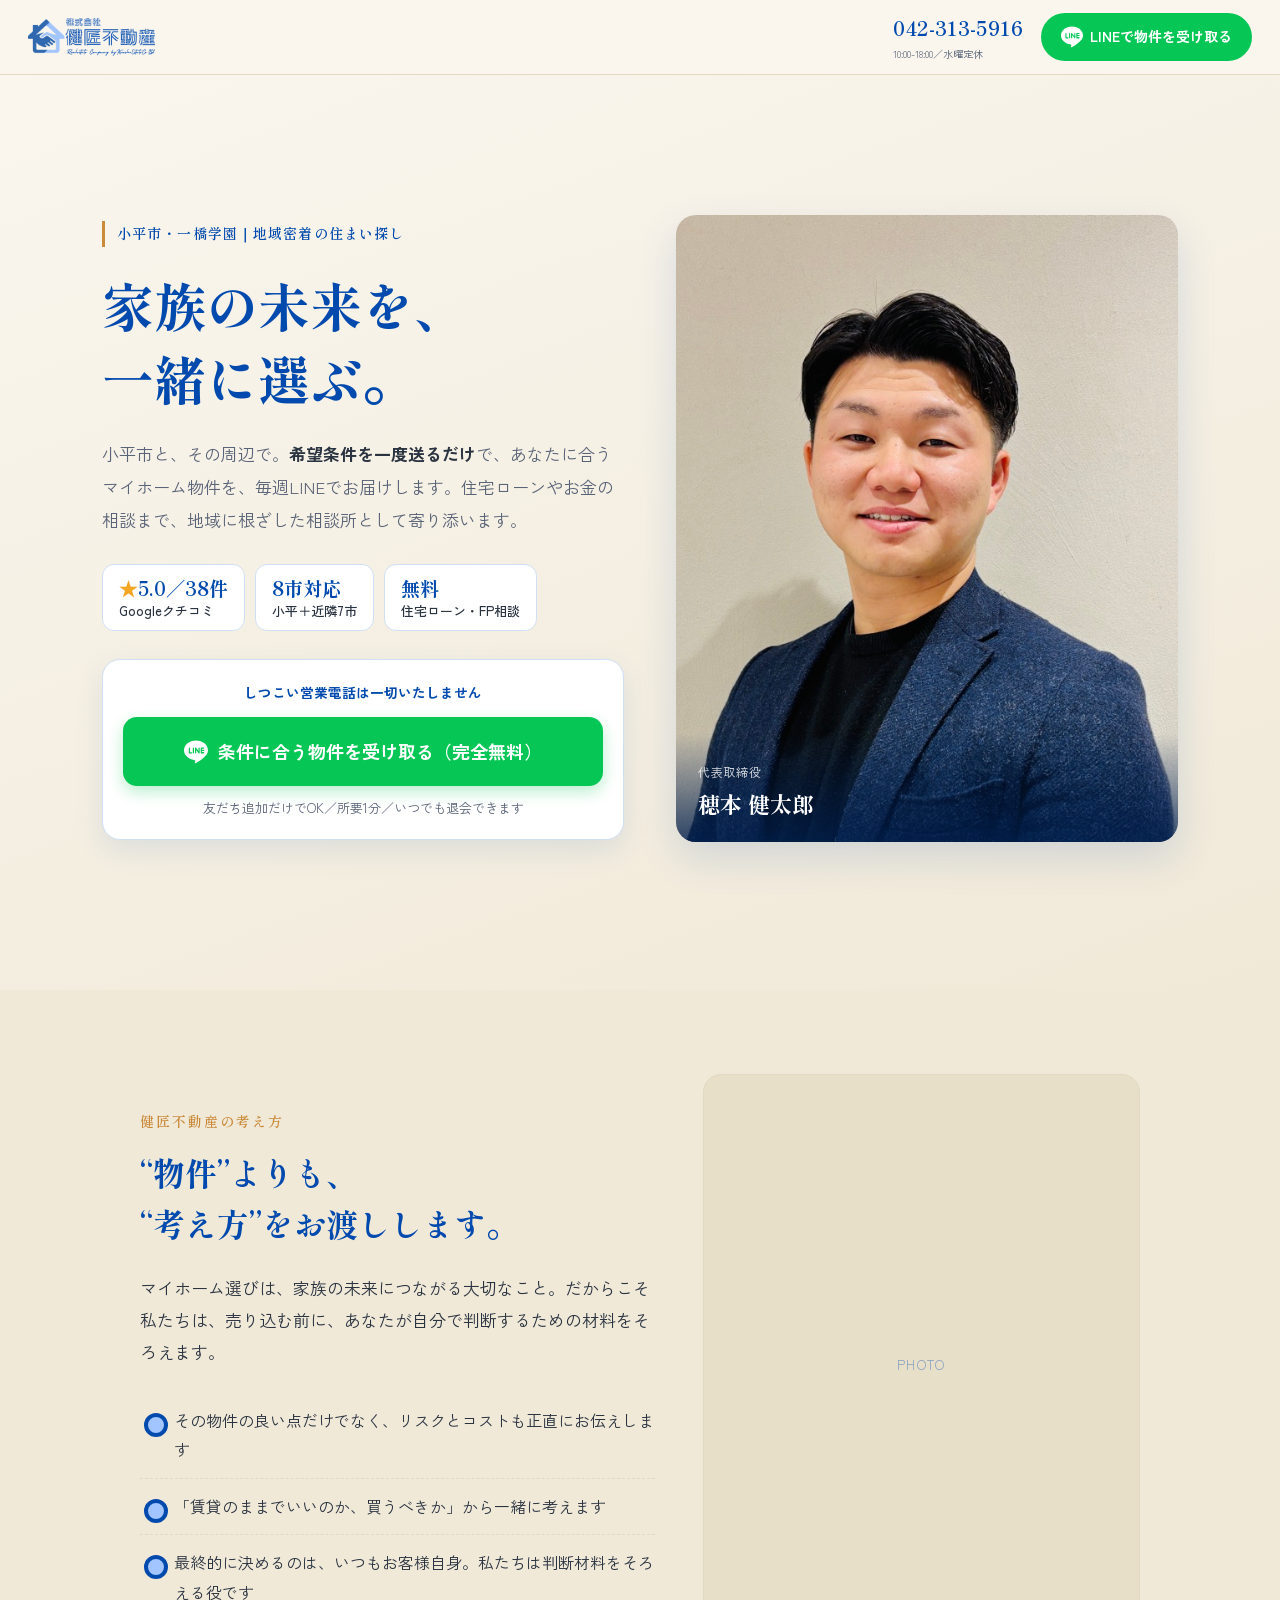
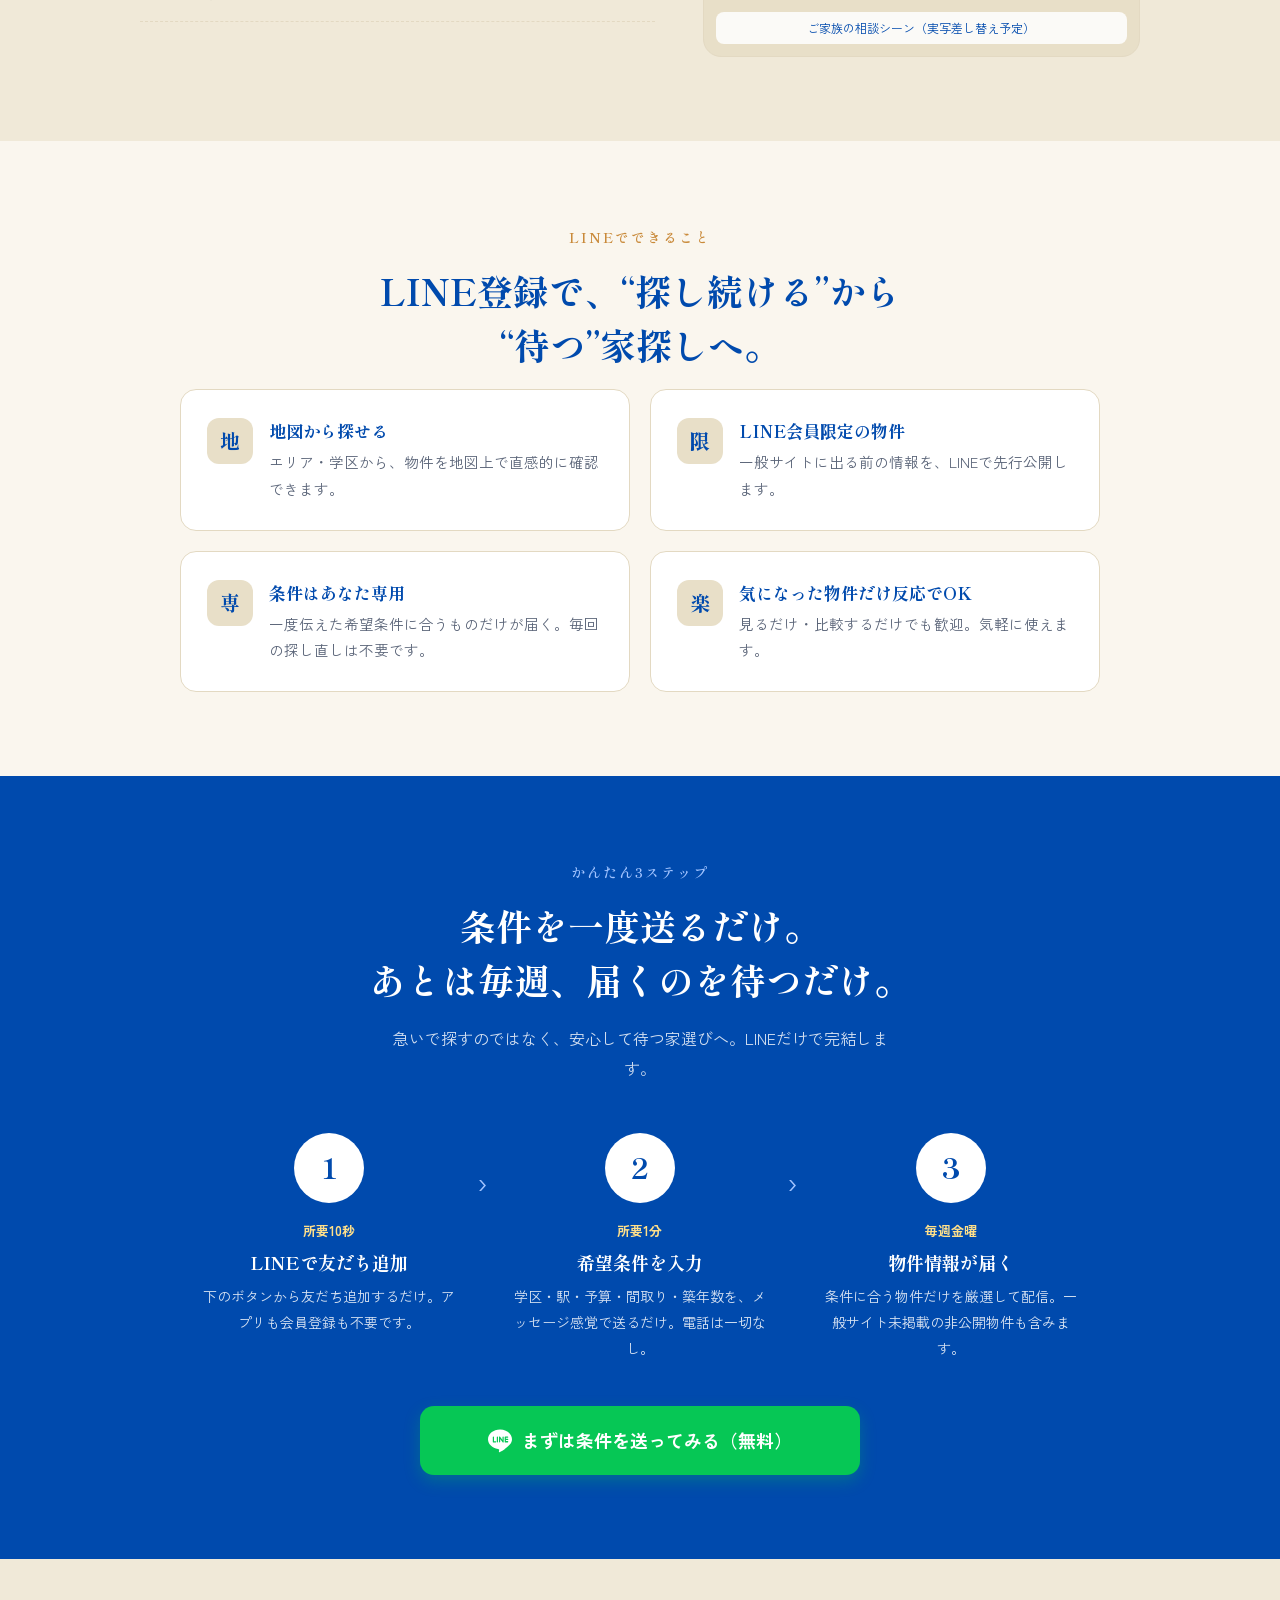
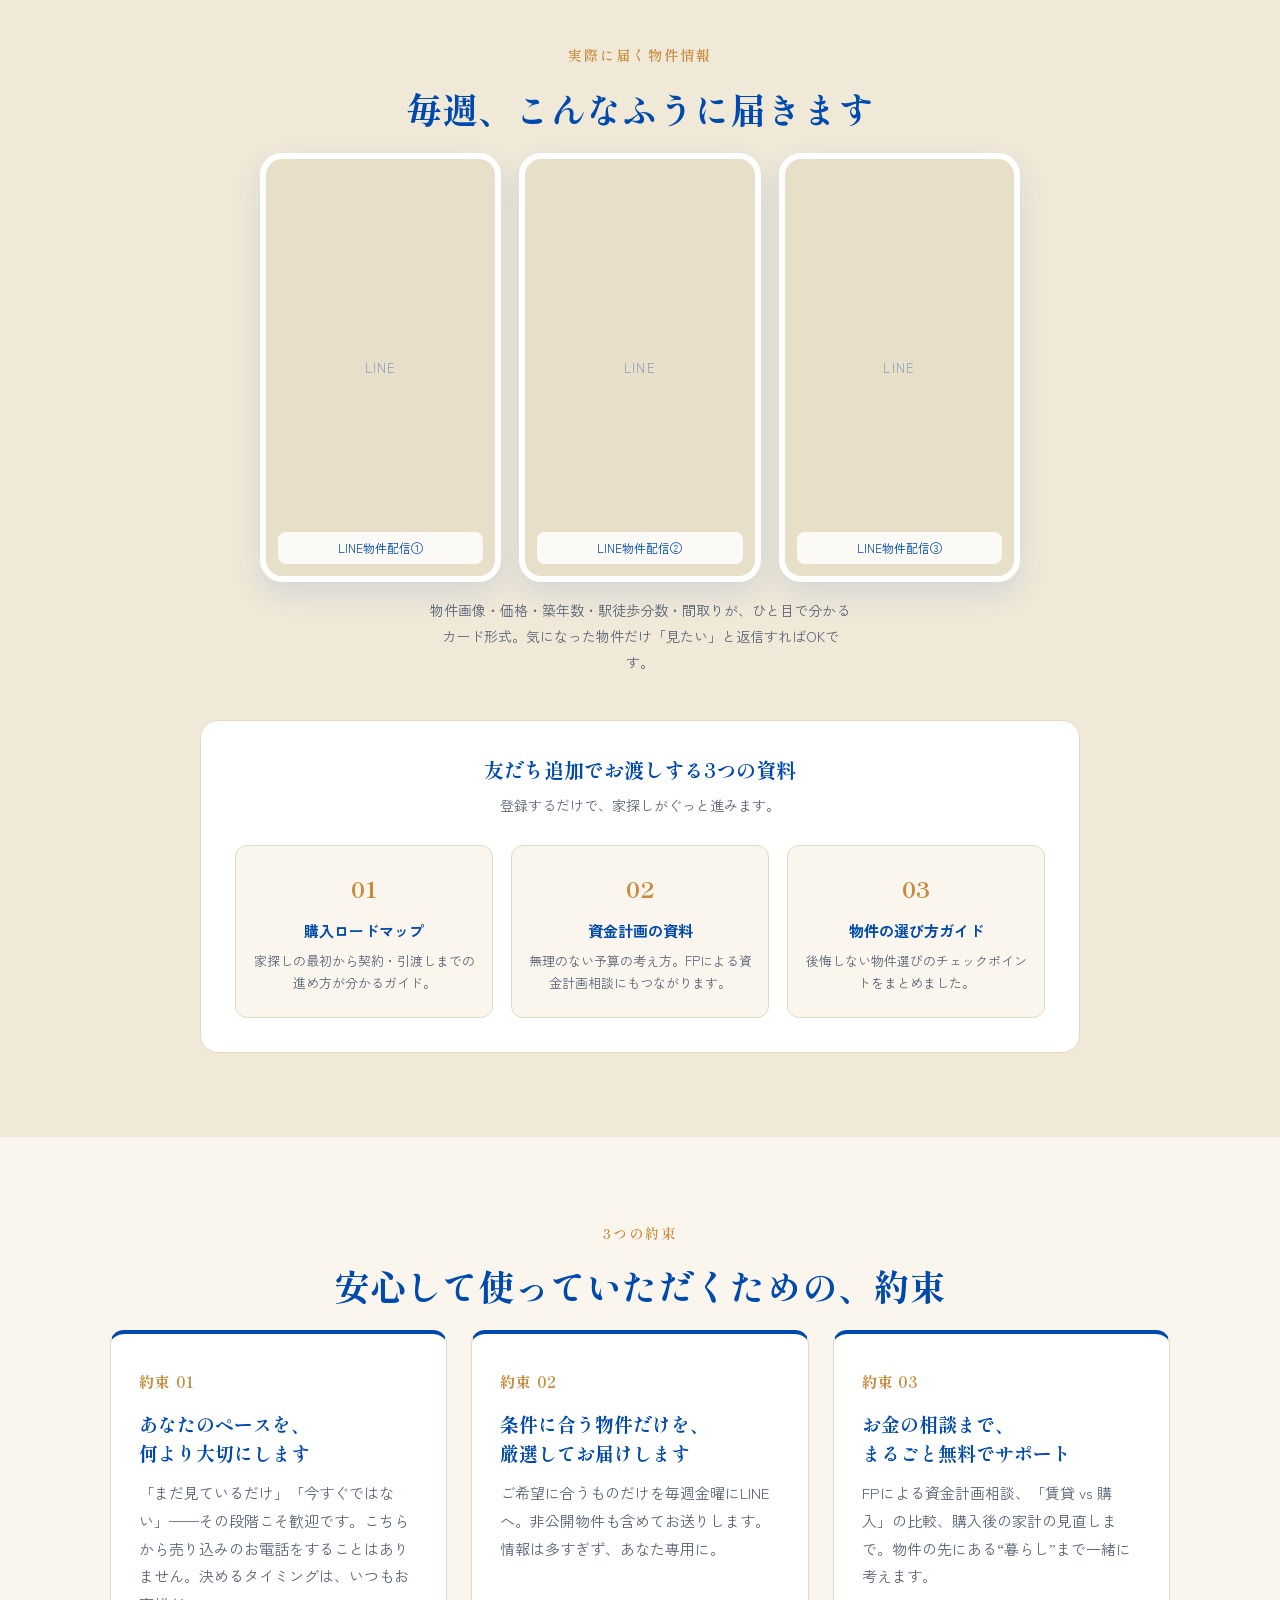
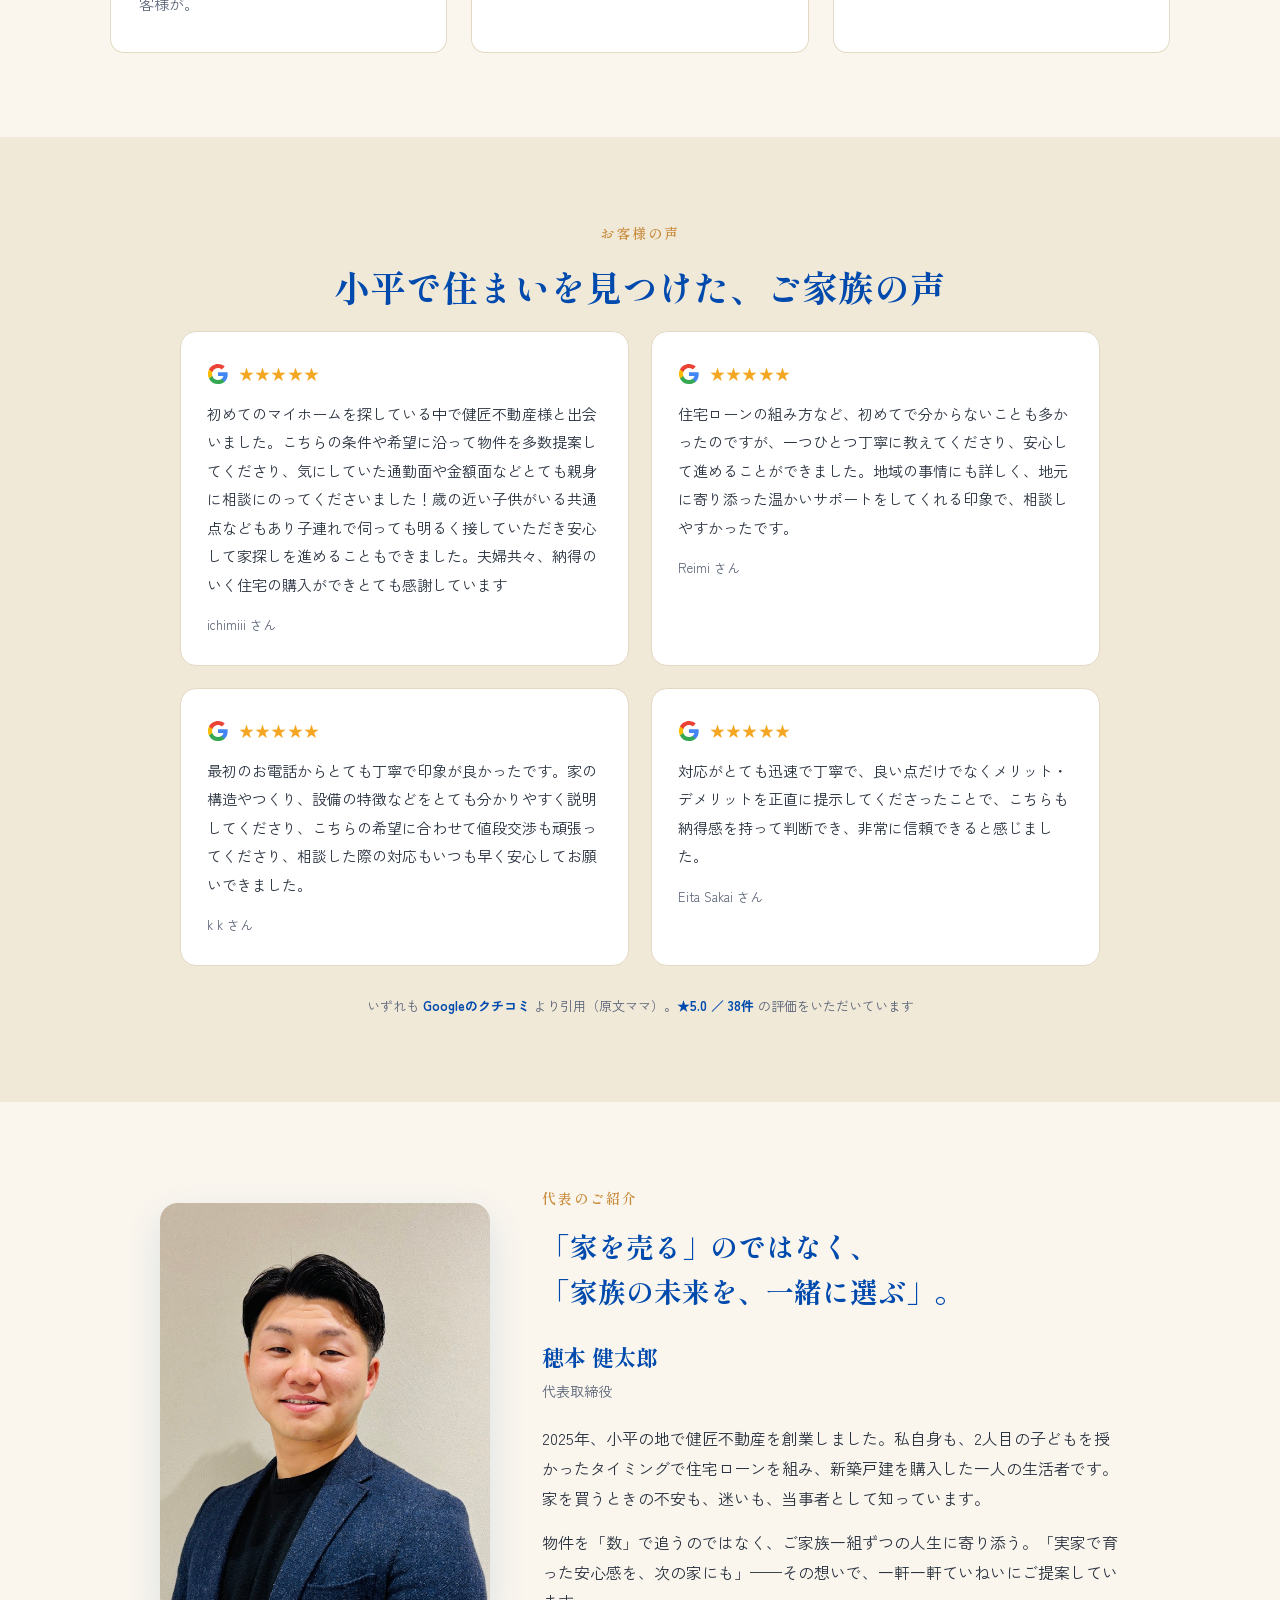
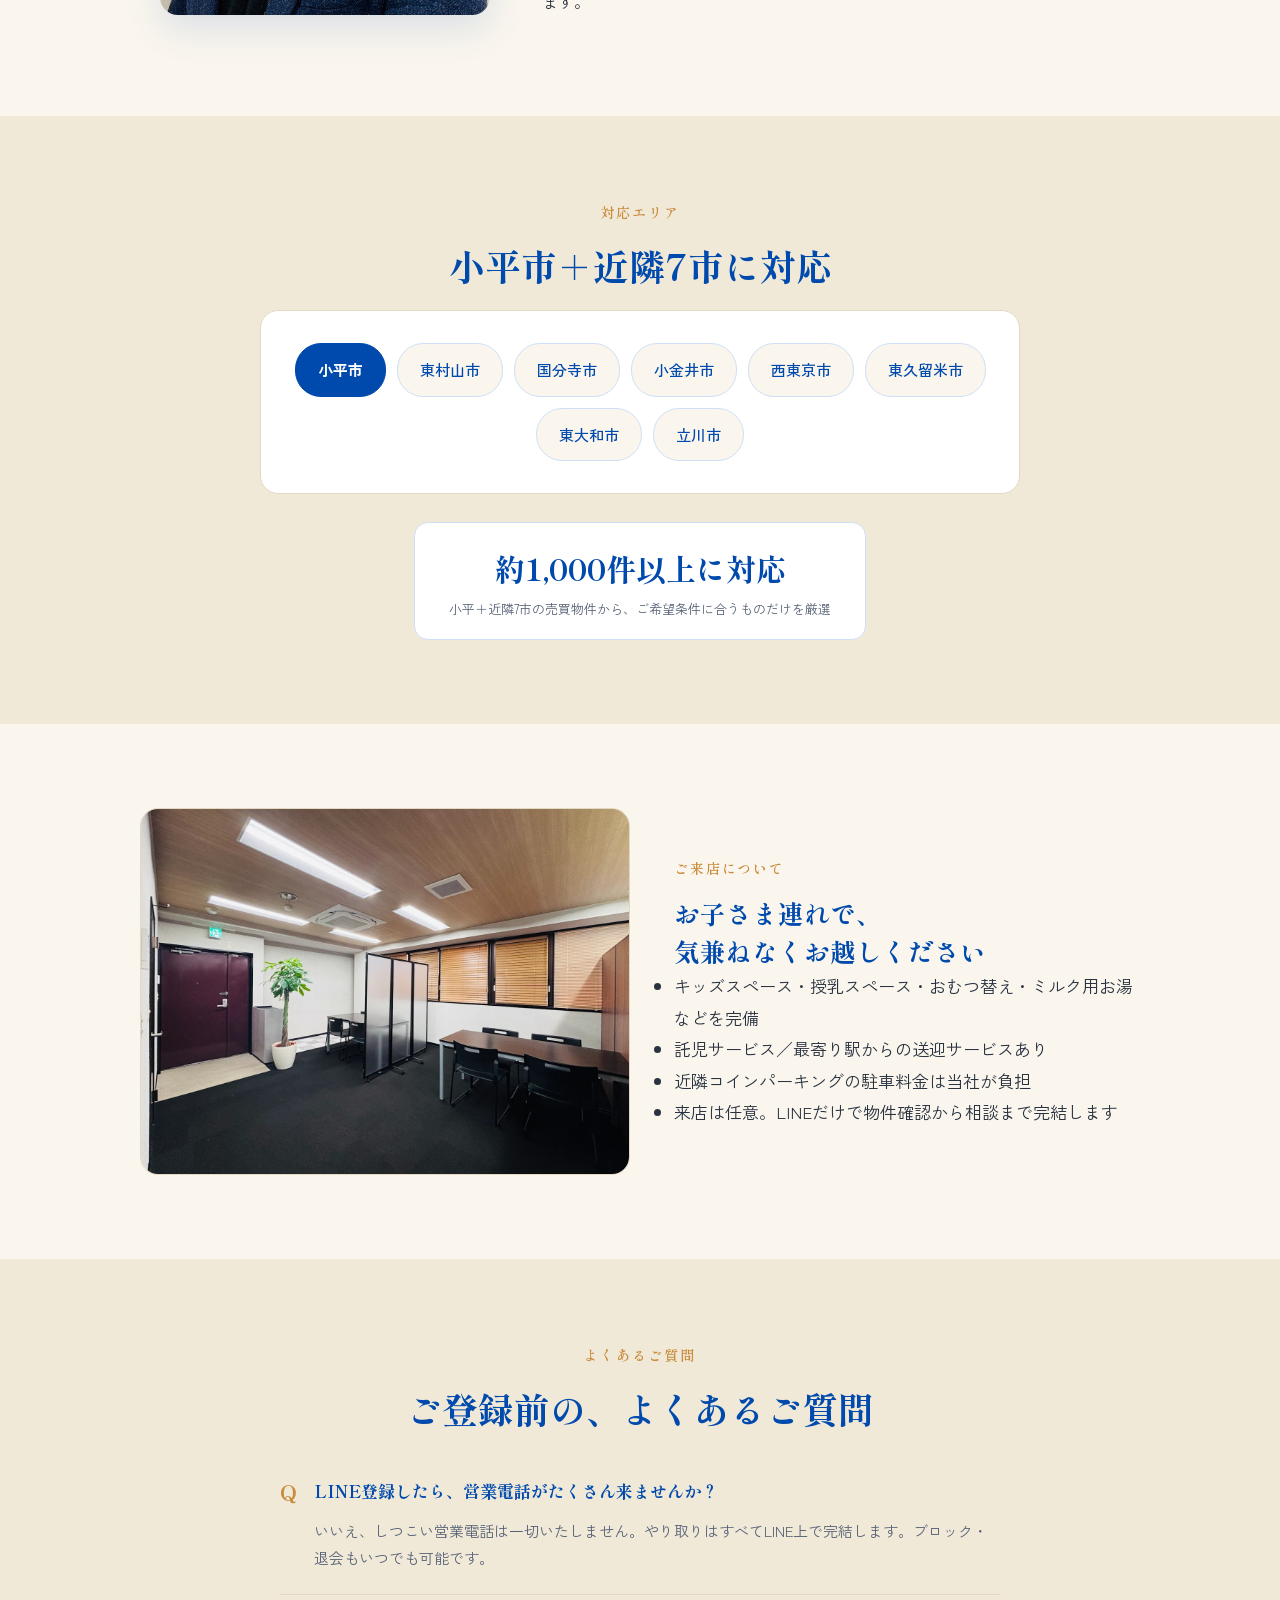
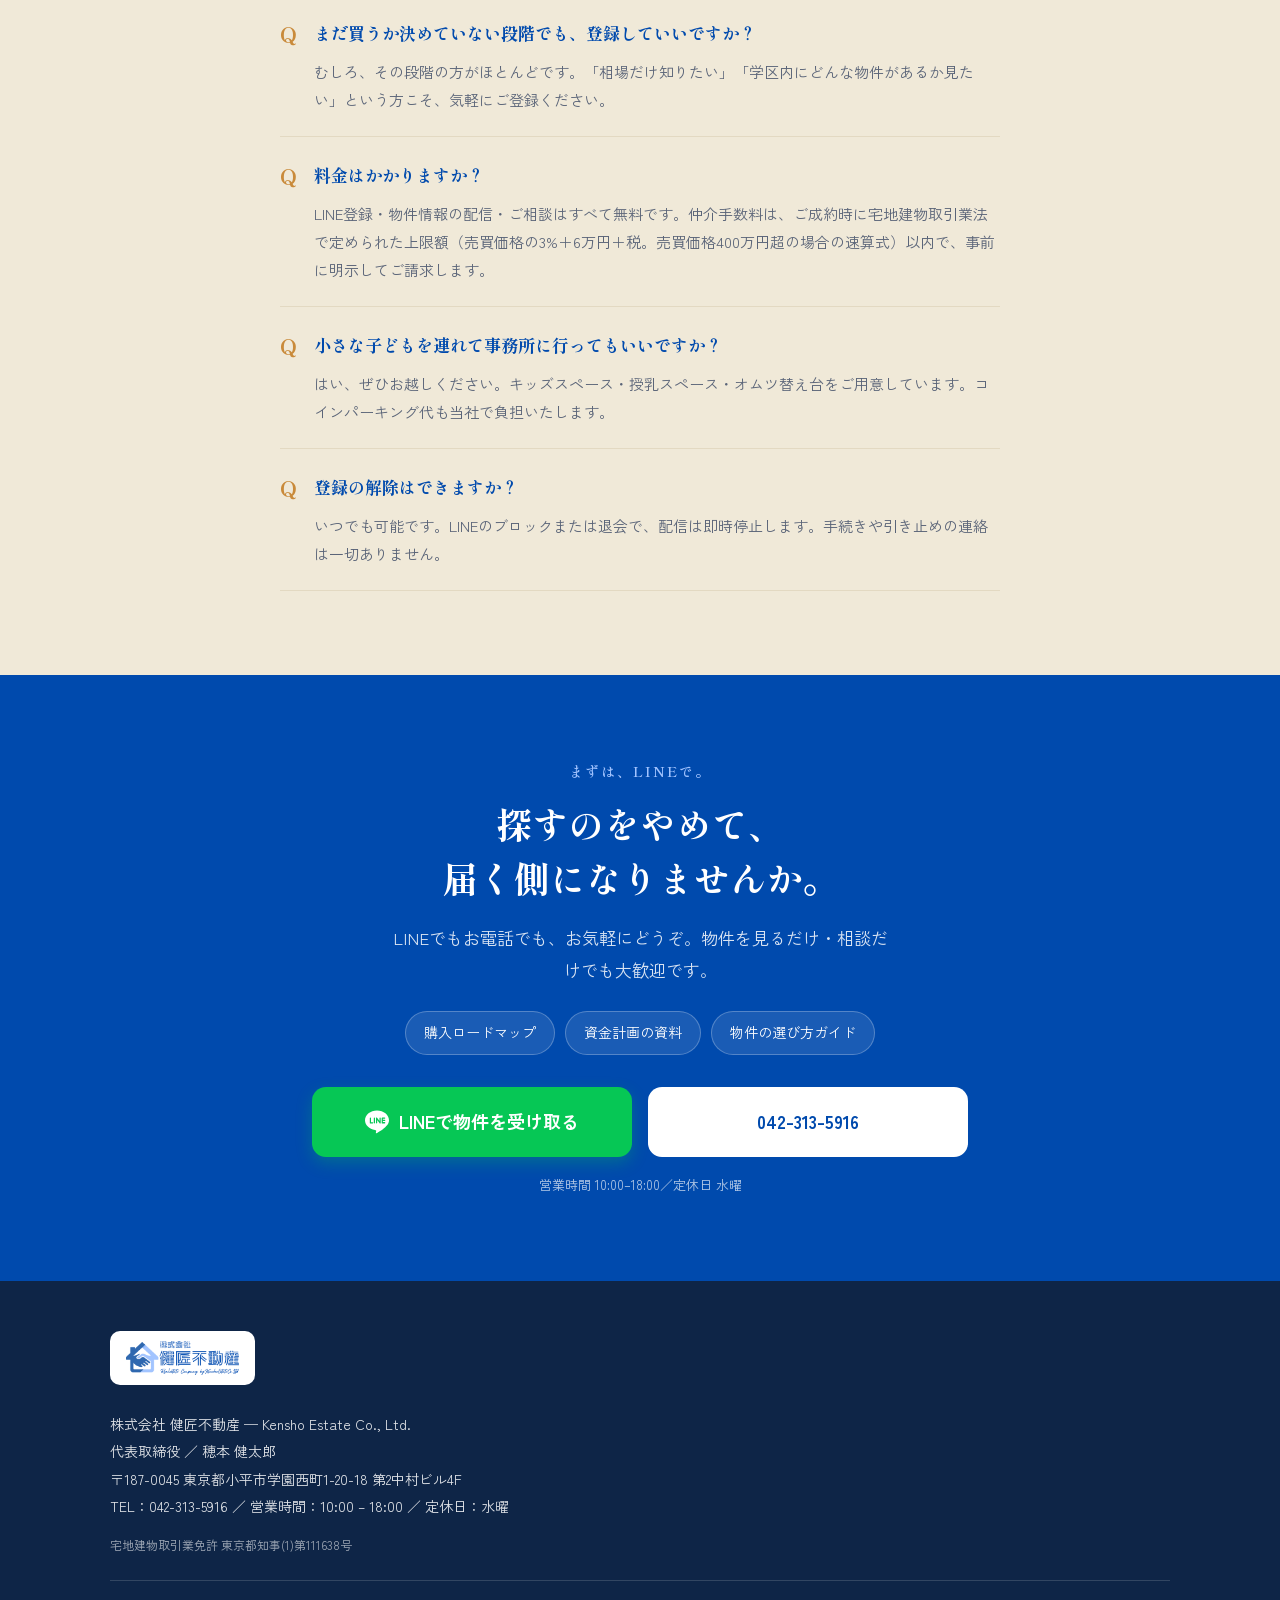
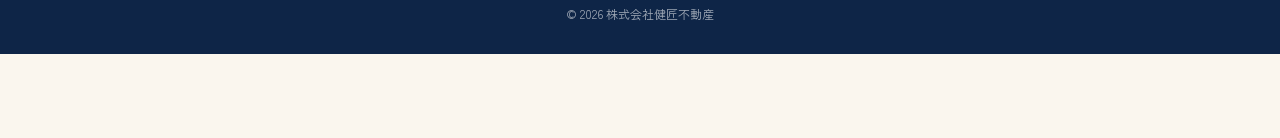
<file: index_c.html>
<!DOCTYPE html>
<html lang="ja">
<head>
<meta charset="UTF-8">
<meta name="viewport" content="width=device-width, initial-scale=1.0">
<title>小平の物件情報を、LINEで毎週。｜健匠不動産</title>
<meta name="description" content="小平市・一橋学園駅 徒歩3分。希望条件を一度送るだけで、あなたに合う小平＋近隣7市の物件をLINEで毎週お届け。住宅ローン・FP相談すべて無料。Googleクチコミ★5.0／38件。">
<link rel="preconnect" href="https://fonts.googleapis.com">
<link rel="preconnect" href="https://fonts.gstatic.com" crossorigin>
<link href="https://fonts.googleapis.com/css2?family=Shippori+Mincho:wght@600;700;800&family=Zen+Kaku+Gothic+New:wght@400;500;700;900&display=swap" rel="stylesheet">
<style>
:root {
  /* 採用サイト＋議事録のロゴカラー：ベージュ基調／コバルト／LINE緑／暖色ブラウン */
  --base: #FAF6EE;
  --base-warm: #F0E9D8;
  --base-deep: #E8DFC8;
  --cobalt: #004AAD;
  --cobalt-light: #4A7BBF;
  --cobalt-pale: #A2C4FF;
  --brown: #C98A3A;
  --cta: #06C755;
  --cta-hover: #05A847;
  --text: #2A3340;
  --text-sub: #5A6478;
  --border: #E3D9C2;
  --border-blue: #CFE0F6;
}
* { box-sizing: border-box; margin: 0; padding: 0; }
html { scroll-behavior: smooth; }
body {
  font-family: "Zen Kaku Gothic New", "Hiragino Kaku Gothic ProN", sans-serif;
  font-weight: 400; font-size: 17px; line-height: 1.85;
  color: var(--text); background: var(--base);
  -webkit-font-smoothing: antialiased; padding-bottom: 84px;
}
h1, h2, h3 { font-family: "Shippori Mincho", "Hiragino Mincho ProN", serif; font-weight: 700; color: var(--cobalt); line-height: 1.5; }
.mincho { font-family: "Shippori Mincho", serif; }
img { max-width: 100%; display: block; }
a { color: inherit; text-decoration: none; }

.photo { position: relative; background: var(--base-deep); border: 1px solid var(--border); border-radius: 18px; overflow: hidden; display: flex; align-items: center; justify-content: center; }
.photo img { width: 100%; height: 100%; object-fit: cover; }
.photo-ph::after { content: attr(data-label); position: absolute; inset: auto 12px 12px; font-size: 12px; color: var(--cobalt); background: rgba(255,255,255,0.85); padding: 7px 12px; border-radius: 8px; text-align: center; line-height: 1.5; }
.photo-ph .ico { font-size: 13px; color: var(--cobalt-light); opacity: .6; letter-spacing: .1em; }

/* LINE icon button */
.line-ico { width: 22px; height: 22px; flex-shrink: 0; }

/* === ヘッダー === */
header { position: sticky; top: 0; z-index: 100; background: rgba(250,246,238,0.95); backdrop-filter: blur(8px); border-bottom: 1px solid var(--border); padding: 10px 28px; display: flex; justify-content: space-between; align-items: center; gap: 16px; }
.logo-img { height: 38px; width: auto; }
.header-right { display: flex; align-items: center; gap: 18px; }
.header-tel { font-family: "Shippori Mincho", serif; font-size: 19px; font-weight: 700; color: var(--cobalt); letter-spacing: .02em; }
.header-tel small { display: block; font-family: "Zen Kaku Gothic New",sans-serif; font-size: 10px; font-weight: 400; color: var(--text-sub); letter-spacing: 0; }
.header-cta { background: var(--cta); color: #fff; padding: 11px 20px; border-radius: 26px; font-weight: 700; font-size: 14px; min-height: 44px; display: inline-flex; align-items: center; gap: 7px; transition: background .2s; }
.header-cta:hover { background: var(--cta-hover); }

/* === FV === */
.fv { background: linear-gradient(160deg, var(--base) 0%, var(--base-warm) 100%); }
.fv-inner { max-width: 1140px; margin: 0 auto; padding: 56px 32px 64px; display: grid; grid-template-columns: 1.02fr 0.98fr; gap: 52px; align-items: center; }
.fv-eyebrow { display: inline-block; font-family: "Shippori Mincho",serif; color: var(--cobalt); font-size: 14px; font-weight: 600; letter-spacing: .08em; border-left: 3px solid var(--brown); padding-left: 12px; margin-bottom: 22px; }
.fv h1 { font-size: clamp(32px, 4.6vw, 52px); line-height: 1.4; margin-bottom: 22px; color: var(--cobalt); font-weight: 800; }
.fv-sub { font-size: 17px; color: var(--text-sub); line-height: 1.95; margin-bottom: 28px; max-width: 32em; }
.fv-sub strong { color: var(--text); font-weight: 700; }
.trust-row { display: flex; flex-wrap: wrap; gap: 10px; margin-bottom: 28px; }
.trust-chip { background: #fff; border: 1px solid var(--border-blue); border-radius: 12px; padding: 10px 16px; font-size: 13px; color: var(--text); font-weight: 500; line-height: 1.4; }
.trust-chip b { display: block; color: var(--cobalt); font-family: "Shippori Mincho",serif; font-weight: 700; font-size: 19px; }
.trust-chip .star { color: #F5A623; }
.fv-cta-block { background: #fff; border: 1px solid var(--border-blue); border-radius: 18px; padding: 20px; box-shadow: 0 10px 28px rgba(0,74,173,0.10); }
.cta-promise { font-size: 13.5px; color: var(--cobalt); font-weight: 700; margin-bottom: 12px; text-align: center; }
.cta-button { display: flex; align-items: center; justify-content: center; gap: 10px; background: var(--cta); color: #fff; font-weight: 700; padding: 18px 24px; min-height: 60px; border-radius: 14px; font-size: 18px; transition: all .2s; box-shadow: 0 6px 16px rgba(6,199,85,0.28); }
.cta-button:hover { background: var(--cta-hover); transform: translateY(-2px); box-shadow: 0 8px 20px rgba(6,199,85,0.38); }
.cta-button .line-ico { width: 24px; height: 24px; }
.cta-sub { font-size: 13px; color: var(--text-sub); text-align: center; margin-top: 11px; line-height: 1.7; }
.fv-photo { position: relative; border-radius: 20px; overflow: hidden; aspect-ratio: 4/5; box-shadow: 0 16px 40px rgba(0,74,173,0.14); }
.fv-photo img { width: 100%; height: 100%; object-fit: cover; object-position: top center; }
.fv-photo .cap { position: absolute; left: 0; bottom: 0; right: 0; background: linear-gradient(transparent, rgba(0,32,80,0.78)); color: #fff; padding: 28px 22px 18px; }
.fv-photo .cap .role { font-size: 12px; opacity: .85; letter-spacing: .05em; }
.fv-photo .cap .nm { font-family: "Shippori Mincho",serif; font-size: 22px; font-weight: 700; }

/* === セクション共通 === */
section { padding: 84px 32px; }
.container { max-width: 1060px; margin: 0 auto; }
.eyebrow { text-align: center; font-family: "Shippori Mincho",serif; color: var(--brown); font-size: 14px; letter-spacing: .14em; margin-bottom: 12px; font-weight: 600; }
.s-title { text-align: center; font-size: clamp(24px, 3.1vw, 36px); margin-bottom: 18px; line-height: 1.5; color: var(--cobalt); }
.s-lead { text-align: center; color: var(--text-sub); max-width: 31em; margin: 0 auto 50px; font-size: 16px; }

/* === ボディ1 思い === */
.think { background: var(--base-warm); }
.think-grid { display: grid; grid-template-columns: 1fr 0.85fr; gap: 48px; align-items: center; max-width: 1000px; margin: 0 auto; }
.think h2 { font-size: clamp(23px,2.8vw,32px); margin-bottom: 22px; line-height: 1.6; }
.think .lead { font-size: 17px; color: var(--text); margin-bottom: 24px; line-height: 1.9; }
.think ul { list-style: none; }
.think li { padding: 13px 0 13px 34px; position: relative; border-bottom: 1px dashed var(--border); font-size: 16px; }
.think li::before { content: ""; position: absolute; left: 4px; top: 20px; width: 16px; height: 16px; border-radius: 50%; background: var(--cobalt-pale); border: 4px solid var(--cobalt); }
.think-photo { aspect-ratio: 3/4; min-height: 340px; }

/* === ボディ2 LINEの魅力 === */
.merit-grid { display: grid; grid-template-columns: 1fr 1fr; gap: 20px; max-width: 920px; margin: 0 auto; }
.merit-card { background: #fff; border: 1px solid var(--border); border-radius: 16px; padding: 28px 26px; display: flex; gap: 16px; align-items: flex-start; }
.merit-ico { flex-shrink: 0; width: 46px; height: 46px; border-radius: 12px; background: var(--base-deep); color: var(--cobalt); display: flex; align-items: center; justify-content: center; font-family: "Shippori Mincho",serif; font-weight: 800; font-size: 20px; }
.merit-card h3 { font-size: 17px; margin-bottom: 6px; color: var(--cobalt); }
.merit-card p { font-size: 14.5px; color: var(--text-sub); line-height: 1.8; }

/* === ボディ3 使い方 === */
.how { background: var(--cobalt); color: #fff; }
.how .eyebrow { color: var(--cobalt-pale); } .how .s-title { color: #fff; } .how .s-lead { color: rgba(255,255,255,0.82); }
.how-grid { display: grid; grid-template-columns: repeat(3,1fr); gap: 12px; max-width: 920px; margin: 0 auto 44px; }
.how-step { text-align: center; padding: 0 18px; position: relative; }
.how-step:not(:last-child)::after { content: "›"; position: absolute; right: -8px; top: 24px; font-size: 28px; color: var(--cobalt-pale); }
.how-circle { width: 70px; height: 70px; border-radius: 50%; margin: 0 auto 16px; background: #fff; color: var(--cobalt); display: flex; align-items: center; justify-content: center; font-family: "Shippori Mincho",serif; font-size: 28px; font-weight: 800; }
.how-step .t { font-size: 13px; color: #FFE08A; font-weight: 700; margin-bottom: 6px; }
.how-step h3 { font-size: 18px; margin-bottom: 8px; color: #fff; }
.how-step p { font-size: 14px; color: rgba(255,255,255,0.85); }
.how-cta { max-width: 440px; margin: 0 auto; }

/* === ボディ5 届く情報 === */
.deliver { background: var(--base-warm); }
.phone-grid { display: grid; grid-template-columns: repeat(3,1fr); gap: 18px; max-width: 760px; margin: 0 auto 16px; }
.phone { aspect-ratio: 9/16; border-radius: 22px; border: 6px solid #fff; box-shadow: 0 12px 30px rgba(0,74,173,0.12); }
.deliver-note { text-align: center; color: var(--text-sub); font-size: 14px; margin: 16px auto 44px; max-width: 30em; }
.gift-box { background: #fff; border: 1px solid var(--border); border-radius: 18px; padding: 34px; max-width: 880px; margin: 0 auto; }
.gift-box h3 { text-align: center; font-size: 20px; margin-bottom: 8px; }
.gift-box .gift-sub { text-align: center; color: var(--text-sub); font-size: 14px; margin-bottom: 26px; }
.gift-grid { display: grid; grid-template-columns: repeat(3,1fr); gap: 18px; }
.gift-item { text-align: center; padding: 22px 16px; background: var(--base); border-radius: 12px; border: 1px solid var(--border); }
.gift-item .g-ico { font-family: "Shippori Mincho",serif; font-weight: 800; color: var(--brown); font-size: 22px; margin-bottom: 8px; }
.gift-item h4 { font-size: 15px; color: var(--cobalt); margin-bottom: 6px; }
.gift-item p { font-size: 13px; color: var(--text-sub); line-height: 1.7; }

/* === ボディ6 約束 === */
.promise-grid { display: grid; grid-template-columns: repeat(3,1fr); gap: 24px; }
.promise-card { background: #fff; border: 1px solid var(--border); border-top: 4px solid var(--cobalt); border-radius: 14px; padding: 34px 28px; }
.promise-num { font-family: "Shippori Mincho",serif; font-size: 15px; font-weight: 700; color: var(--brown); letter-spacing: .06em; margin-bottom: 14px; }
.promise-card h3 { font-size: 19px; margin-bottom: 12px; line-height: 1.5; }
.promise-card p { font-size: 15px; color: var(--text-sub); line-height: 1.85; }

/* === ボディ7 口コミ === */
.voice { background: var(--base-warm); }
.voice-grid { display: grid; grid-template-columns: repeat(2,1fr); gap: 22px; max-width: 920px; margin: 0 auto; }
.voice-card { background: #fff; border: 1px solid var(--border); border-radius: 16px; padding: 28px 26px; }
.voice-head { display: flex; align-items: center; gap: 10px; margin-bottom: 12px; }
.voice-g { width: 22px; height: 22px; }
.voice-stars { color: #F5A623; font-size: 15px; letter-spacing: .08em; }
.voice-text { font-size: 15px; line-height: 1.9; margin-bottom: 14px; }
.voice-name { font-size: 13px; color: var(--text-sub); }
.voice-cite { text-align: center; margin-top: 28px; color: var(--text-sub); font-size: 13px; }
.voice-cite b { color: var(--cobalt); }

/* === ボディ8 代表 === */
.rep { background: var(--base); }
.rep-grid { display: grid; grid-template-columns: 330px 1fr; gap: 52px; align-items: center; max-width: 960px; margin: 0 auto; }
.rep-photo { aspect-ratio: 4/5; border-radius: 18px; overflow: hidden; box-shadow: 0 14px 36px rgba(0,74,173,0.13); }
.rep-photo img { width: 100%; height: 100%; object-fit: cover; object-position: top center; }
.rep .quote { font-family: "Shippori Mincho",serif; color: var(--cobalt); font-size: clamp(21px,2.5vw,28px); font-weight: 700; margin-bottom: 22px; line-height: 1.6; }
.rep-name { font-family: "Shippori Mincho",serif; font-size: 22px; font-weight: 700; color: var(--cobalt); margin-bottom: 2px; }
.rep-role { color: var(--text-sub); font-size: 14px; margin-bottom: 20px; }
.rep p { margin-bottom: 15px; color: var(--text); font-size: 16px; }

/* === ボディ9 エリア === */
.area { background: var(--base-warm); text-align: center; }
.area-map { max-width: 760px; margin: 0 auto 28px; background: #fff; border: 1px solid var(--border); border-radius: 18px; padding: 32px; }
.area-list { display: flex; flex-wrap: wrap; gap: 11px; justify-content: center; margin-bottom: 0; }
.area-item { background: var(--base); padding: 12px 22px; border-radius: 26px; border: 1px solid var(--border-blue); color: var(--cobalt); font-weight: 500; font-size: 15px; }
.area-item.main { background: var(--cobalt); color: #fff; border-color: var(--cobalt); font-weight: 700; }
.area-stat { display: inline-block; background: #fff; border: 1px solid var(--border-blue); border-radius: 14px; padding: 18px 34px; }
.area-stat b { font-family: "Shippori Mincho",serif; font-size: 30px; color: var(--cobalt); font-weight: 800; }
.area-stat span { color: var(--text-sub); font-size: 13px; display: block; }

/* === ボディ10 来店 === */
.visit-grid { display: grid; grid-template-columns: 1.05fr 1fr; gap: 44px; align-items: center; max-width: 1000px; margin: 0 auto; }
.visit-photo { aspect-ratio: 4/3; }
.visit h2 { font-size: clamp(23px,2.8vw,32px); margin-bottom: 20px; line-height: 1.55; }
.visit ul { list-style: none; }
.visit li { padding: 12px 0 12px 32px; position: relative; font-size: 16px; border-bottom: 1px dashed var(--border); }
.visit li::before { content: "✓"; position: absolute; left: 2px; color: var(--cta); font-weight: 900; }

/* === FAQ === */
.faq-list { max-width: 720px; margin: 0 auto; }
.faq-item { border-bottom: 1px solid var(--border); padding: 22px 0; }
.faq-q { font-family: "Shippori Mincho",serif; font-weight: 700; color: var(--cobalt); margin-bottom: 10px; padding-left: 34px; position: relative; font-size: 17px; }
.faq-q::before { content: "Q"; position: absolute; left: 0; top: -2px; color: var(--brown); font-size: 21px; font-weight: 800; }
.faq-a { padding-left: 34px; color: var(--text-sub); font-size: 15px; }

/* === 最終CTA === */
.final { background: var(--cobalt); color: #fff; text-align: center; }
.final .s-title { color: #fff; } .final .eyebrow { color: var(--cobalt-pale); }
.final-text { color: rgba(255,255,255,0.85); margin: 0 auto 26px; max-width: 30em; }
.final-gift { display: flex; flex-wrap: wrap; gap: 10px; justify-content: center; margin: 0 auto 32px; max-width: 620px; }
.final-gift span { background: rgba(255,255,255,0.1); border: 1px solid rgba(255,255,255,0.25); border-radius: 22px; padding: 8px 18px; font-size: 14px; }
.final-buttons { display: flex; gap: 16px; justify-content: center; max-width: 680px; margin: 0 auto; }
.final-buttons .cta-button { flex: 1; max-width: 320px; }
.cta-button.tel { background: #fff; color: var(--cobalt); box-shadow: none; }
.cta-button.tel:hover { background: var(--base-warm); }
.final-note { margin-top: 16px; color: rgba(255,255,255,0.7); font-size: 13px; }

/* === フッター === */
footer { background: #0E2547; color: rgba(255,255,255,0.88); padding: 50px 32px 28px; }
.footer-info { max-width: 1060px; margin: 0 auto; }
.footer-logo { background: #fff; display: inline-block; padding: 10px 16px; border-radius: 10px; margin-bottom: 18px; }
.footer-logo img { height: 34px; }
.footer-address { font-size: 14px; line-height: 1.95; }
.footer-license { font-size: 12px; color: rgba(255,255,255,0.6); margin-top: 14px; }
.footer-bottom { border-top: 1px solid rgba(255,255,255,0.15); padding-top: 22px; margin-top: 24px; font-size: 12px; color: rgba(255,255,255,0.6); text-align: center; }

/* === SPフローティング === */
.floating { display: none; position: fixed; bottom: 0; left: 0; right: 0; z-index: 200; background: rgba(255,255,255,0.98); backdrop-filter: blur(8px); border-top: 1px solid var(--border); padding: 10px 14px; box-shadow: 0 -2px 12px rgba(0,0,0,0.08); }
.floating .cta-button { width: 100%; font-size: 16px; padding: 14px; min-height: 54px; border-radius: 12px; }

@media (max-width: 920px) {
  .fv-inner { grid-template-columns: 1fr; gap: 32px; padding: 36px 20px 52px; }
  .fv-photo { order: -1; aspect-ratio: 4/3; max-height: 420px; }
  section { padding: 58px 20px; }
  .think-grid, .visit-grid, .rep-grid { grid-template-columns: 1fr; gap: 28px; }
  .think-photo { order: -1; max-width: 380px; margin: 0 auto; } .visit-photo { order: -1; } .rep-photo { max-width: 300px; margin: 0 auto; }
  .merit-grid, .promise-grid, .voice-grid { grid-template-columns: 1fr; }
  .how-grid { grid-template-columns: 1fr; gap: 26px; }
  .how-step:not(:last-child)::after { content: "↓"; right: 50%; transform: translateX(50%); top: auto; bottom: -20px; }
  .phone-grid { max-width: 260px; grid-template-columns: 1fr; } .phone-grid .phone:nth-child(n+2) { display: none; }
  .gift-grid { grid-template-columns: 1fr; }
  .final-buttons { flex-direction: column; align-items: center; } .final-buttons .cta-button { width: 100%; max-width: 360px; }
  .floating { display: block; } .header-tel { display: none; }
}
@media (max-width: 600px) {
  body { font-size: 16px; }
  .fv h1 { font-size: 30px; } .s-title { font-size: 22px; }
  header { padding: 9px 14px; } .logo-img { height: 32px; }
  .promise-card, .merit-card, .voice-card { padding: 24px 20px; }
}
@media (prefers-reduced-motion: reduce) { *, *::before, *::after { animation: none !important; transition: none !important; } html { scroll-behavior: auto; } }
</style>
</head>
<body>

<header>
  <img class="logo-img" src="assets/logo.png" alt="株式会社健匠不動産">
  <div class="header-right">
    <a href="tel:0423135916" class="header-tel">042-313-5916<small>10:00-18:00／水曜定休</small></a>
    <a href="#final" class="header-cta">
      <svg class="line-ico" viewBox="0 0 24 24" fill="white"><path d="M24 10.3C24 4.9 18.6.6 12 .6S0 4.9 0 10.3c0 4.8 4.3 8.8 10 9.6.4.1.9.3 1.1.6.1.3.1.7 0 1l-.2 1c0 .3-.2 1.2 1 .6 1.3-.5 6.9-4 9.4-7C23.2 14.4 24 12.5 24 10.3M7.7 13.5H5.4c-.3 0-.6-.3-.6-.6V8.1c0-.3.3-.6.6-.6s.6.3.6.6v4.1h1.7c.3 0 .6.3.6.6s-.3.6-.6.6m2.3-.6c0 .3-.3.6-.6.6s-.6-.3-.6-.6V8.1c0-.3.3-.6.6-.6s.6.3.6.6v4.8m5.7 0c0 .3-.2.5-.4.6h-.2c-.2 0-.4-.1-.5-.3l-2.4-3.3v2.9c0 .3-.3.6-.6.6s-.6-.3-.6-.6V8.1c0-.3.2-.5.4-.6h.2c.2 0 .4.1.5.3l2.4 3.3V8.1c0-.3.3-.6.6-.6s.6.3.6.6v4.8m4 .6h-2.4c-.3 0-.6-.3-.6-.6V8.1c0-.3.3-.6.6-.6h2.4c.3 0 .6.3.6.6s-.3.6-.6.6h-1.8v1.1h1.8c.3 0 .6.3.6.6s-.3.6-.6.6h-1.8v1.1h1.8c.3 0 .6.3.6.6s-.3.6-.6.7"/></svg>
      LINEで物件を受け取る
    </a>
  </div>
</header>

<!-- ===== FV ===== -->
<section class="fv">
  <div class="fv-inner">
    <div class="fv-text">
      <span class="fv-eyebrow">小平市・一橋学園｜地域密着の住まい探し</span>
      <h1>家族の未来を、<br>一緒に選ぶ。</h1>
      <p class="fv-sub">小平市と、その周辺で。<strong>希望条件を一度送るだけ</strong>で、あなたに合うマイホーム物件を、毎週LINEでお届けします。住宅ローンやお金の相談まで、地域に根ざした相談所として寄り添います。</p>
      <div class="trust-row">
        <span class="trust-chip"><b><span class="star">★</span>5.0／38件</b>Googleクチコミ</span>
        <span class="trust-chip"><b>8市対応</b>小平＋近隣7市</span>
        <span class="trust-chip"><b>無料</b>住宅ローン・FP相談</span>
      </div>
      <div class="fv-cta-block">
        <div class="cta-promise">しつこい営業電話は一切いたしません</div>
        <a href="#final" class="cta-button">
          <svg class="line-ico" viewBox="0 0 24 24" fill="white"><path d="M24 10.3C24 4.9 18.6.6 12 .6S0 4.9 0 10.3c0 4.8 4.3 8.8 10 9.6.4.1.9.3 1.1.6.1.3.1.7 0 1l-.2 1c0 .3-.2 1.2 1 .6 1.3-.5 6.9-4 9.4-7C23.2 14.4 24 12.5 24 10.3M7.7 13.5H5.4c-.3 0-.6-.3-.6-.6V8.1c0-.3.3-.6.6-.6s.6.3.6.6v4.1h1.7c.3 0 .6.3.6.6s-.3.6-.6.6m2.3-.6c0 .3-.3.6-.6.6s-.6-.3-.6-.6V8.1c0-.3.3-.6.6-.6s.6.3.6.6v4.8m5.7 0c0 .3-.2.5-.4.6h-.2c-.2 0-.4-.1-.5-.3l-2.4-3.3v2.9c0 .3-.3.6-.6.6s-.6-.3-.6-.6V8.1c0-.3.2-.5.4-.6h.2c.2 0 .4.1.5.3l2.4 3.3V8.1c0-.3.3-.6.6-.6s.6.3.6.6v4.8m4 .6h-2.4c-.3 0-.6-.3-.6-.6V8.1c0-.3.3-.6.6-.6h2.4c.3 0 .6.3.6.6s-.3.6-.6.6h-1.8v1.1h1.8c.3 0 .6.3.6.6s-.3.6-.6.6h-1.8v1.1h1.8c.3 0 .6.3.6.6s-.3.6-.6.7"/></svg>
          条件に合う物件を受け取る（完全無料）
        </a>
        <div class="cta-sub">友だち追加だけでOK／所要1分／いつでも退会できます</div>
      </div>
    </div>
    <div class="fv-photo">
      <img src="assets/ceo.jpg" alt="健匠不動産 代表取締役 穂本健太郎">
      <div class="cap"><div class="role">代表取締役</div><div class="nm">穂本 健太郎</div></div>
    </div>
  </div>
</section>

<!-- ===== ボディ1 思い ===== -->
<section class="think">
  <div class="think-grid">
    <div>
      <div class="eyebrow" style="text-align:left;">健匠不動産の考え方</div>
      <h2>“物件”よりも、<br>“考え方”をお渡しします。</h2>
      <p class="lead">マイホーム選びは、家族の未来につながる大切なこと。だからこそ私たちは、売り込む前に、あなたが自分で判断するための材料をそろえます。</p>
      <ul>
        <li>その物件の良い点だけでなく、リスクとコストも正直にお伝えします</li>
        <li>「賃貸のままでいいのか、買うべきか」から一緒に考えます</li>
        <li>最終的に決めるのは、いつもお客様自身。私たちは判断材料をそろえる役です</li>
      </ul>
    </div>
    <div class="think-photo photo photo-ph" data-label="ご家族の相談シーン（実写差し替え予定）"><span class="ico">PHOTO</span></div>
  </div>
</section>

<!-- ===== ボディ2 LINEの魅力 ===== -->
<section>
  <div class="container">
    <div class="eyebrow">LINEでできること</div>
    <h2 class="s-title">LINE登録で、“探し続ける”から<br>“待つ”家探しへ。</h2>
    <div class="merit-grid">
      <div class="merit-card"><div class="merit-ico">地</div><div><h3>地図から探せる</h3><p>エリア・学区から、物件を地図上で直感的に確認できます。</p></div></div>
      <div class="merit-card"><div class="merit-ico">限</div><div><h3>LINE会員限定の物件</h3><p>一般サイトに出る前の情報を、LINEで先行公開します。</p></div></div>
      <div class="merit-card"><div class="merit-ico">専</div><div><h3>条件はあなた専用</h3><p>一度伝えた希望条件に合うものだけが届く。毎回の探し直しは不要です。</p></div></div>
      <div class="merit-card"><div class="merit-ico">楽</div><div><h3>気になった物件だけ反応でOK</h3><p>見るだけ・比較するだけでも歓迎。気軽に使えます。</p></div></div>
    </div>
  </div>
</section>

<!-- ===== ボディ3 使い方 ===== -->
<section class="how">
  <div class="container">
    <div class="eyebrow">かんたん3ステップ</div>
    <h2 class="s-title">条件を一度送るだけ。<br>あとは毎週、届くのを待つだけ。</h2>
    <p class="s-lead">急いで探すのではなく、安心して待つ家選びへ。LINEだけで完結します。</p>
    <div class="how-grid">
      <div class="how-step"><div class="how-circle">1</div><div class="t">所要10秒</div><h3>LINEで友だち追加</h3><p>下のボタンから友だち追加するだけ。アプリも会員登録も不要です。</p></div>
      <div class="how-step"><div class="how-circle">2</div><div class="t">所要1分</div><h3>希望条件を入力</h3><p>学区・駅・予算・間取り・築年数を、メッセージ感覚で送るだけ。電話は一切なし。</p></div>
      <div class="how-step"><div class="how-circle">3</div><div class="t">毎週金曜</div><h3>物件情報が届く</h3><p>条件に合う物件だけを厳選して配信。一般サイト未掲載の非公開物件も含みます。</p></div>
    </div>
    <div class="how-cta">
      <a href="#final" class="cta-button">
        <svg class="line-ico" viewBox="0 0 24 24" fill="white"><path d="M24 10.3C24 4.9 18.6.6 12 .6S0 4.9 0 10.3c0 4.8 4.3 8.8 10 9.6.4.1.9.3 1.1.6.1.3.1.7 0 1l-.2 1c0 .3-.2 1.2 1 .6 1.3-.5 6.9-4 9.4-7C23.2 14.4 24 12.5 24 10.3M7.7 13.5H5.4c-.3 0-.6-.3-.6-.6V8.1c0-.3.3-.6.6-.6s.6.3.6.6v4.1h1.7c.3 0 .6.3.6.6s-.3.6-.6.6m2.3-.6c0 .3-.3.6-.6.6s-.6-.3-.6-.6V8.1c0-.3.3-.6.6-.6s.6.3.6.6v4.8m5.7 0c0 .3-.2.5-.4.6h-.2c-.2 0-.4-.1-.5-.3l-2.4-3.3v2.9c0 .3-.3.6-.6.6s-.6-.3-.6-.6V8.1c0-.3.2-.5.4-.6h.2c.2 0 .4.1.5.3l2.4 3.3V8.1c0-.3.3-.6.6-.6s.6.3.6.6v4.8m4 .6h-2.4c-.3 0-.6-.3-.6-.6V8.1c0-.3.3-.6.6-.6h2.4c.3 0 .6.3.6.6s-.3.6-.6.6h-1.8v1.1h1.8c.3 0 .6.3.6.6s-.3.6-.6.6h-1.8v1.1h1.8c.3 0 .6.3.6.6s-.3.6-.6.7"/></svg>
        まずは条件を送ってみる（無料）
      </a>
    </div>
  </div>
</section>

<!-- ===== ボディ5 届く情報 ===== -->
<section class="deliver">
  <div class="container">
    <div class="eyebrow">実際に届く物件情報</div>
    <h2 class="s-title">毎週、こんなふうに届きます</h2>
    <div class="phone-grid">
      <div class="phone photo photo-ph" data-label="LINE物件配信①"><span class="ico">LINE</span></div>
      <div class="phone photo photo-ph" data-label="LINE物件配信②"><span class="ico">LINE</span></div>
      <div class="phone photo photo-ph" data-label="LINE物件配信③"><span class="ico">LINE</span></div>
    </div>
    <p class="deliver-note">物件画像・価格・築年数・駅徒歩分数・間取りが、ひと目で分かるカード形式。気になった物件だけ「見たい」と返信すればOKです。</p>
    <div class="gift-box">
      <h3>友だち追加でお渡しする3つの資料</h3>
      <p class="gift-sub">登録するだけで、家探しがぐっと進みます。</p>
      <div class="gift-grid">
        <div class="gift-item"><div class="g-ico">01</div><h4>購入ロードマップ</h4><p>家探しの最初から契約・引渡しまでの進め方が分かるガイド。</p></div>
        <div class="gift-item"><div class="g-ico">02</div><h4>資金計画の資料</h4><p>無理のない予算の考え方。FPによる資金計画相談にもつながります。</p></div>
        <div class="gift-item"><div class="g-ico">03</div><h4>物件の選び方ガイド</h4><p>後悔しない物件選びのチェックポイントをまとめました。</p></div>
      </div>
    </div>
  </div>
</section>

<!-- ===== ボディ6 約束 ===== -->
<section>
  <div class="container">
    <div class="eyebrow">3つの約束</div>
    <h2 class="s-title">安心して使っていただくための、約束</h2>
    <div class="promise-grid">
      <div class="promise-card"><div class="promise-num">約束 01</div><h3>あなたのペースを、<br>何より大切にします</h3><p>「まだ見ているだけ」「今すぐではない」——その段階こそ歓迎です。こちらから売り込みのお電話をすることはありません。決めるタイミングは、いつもお客様が。</p></div>
      <div class="promise-card"><div class="promise-num">約束 02</div><h3>条件に合う物件だけを、<br>厳選してお届けします</h3><p>ご希望に合うものだけを毎週金曜にLINEへ。非公開物件も含めてお送りします。情報は多すぎず、あなた専用に。</p></div>
      <div class="promise-card"><div class="promise-num">約束 03</div><h3>お金の相談まで、<br>まるごと無料でサポート</h3><p>FPによる資金計画相談、「賃貸 vs 購入」の比較、購入後の家計の見直しまで。物件の先にある“暮らし”まで一緒に考えます。</p></div>
    </div>
  </div>
</section>

<!-- ===== ボディ7 口コミ ===== -->
<section class="voice">
  <div class="container">
    <div class="eyebrow">お客様の声</div>
    <h2 class="s-title">小平で住まいを見つけた、ご家族の声</h2>
    <div class="voice-grid">
      <div class="voice-card">
        <div class="voice-head"><svg class="voice-g" viewBox="0 0 24 24"><path fill="#4285F4" d="M22.56 12.25c0-.78-.07-1.53-.2-2.25H12v4.26h5.92a5.06 5.06 0 0 1-2.2 3.32v2.77h3.57c2.08-1.92 3.27-4.74 3.27-8.1z"/><path fill="#34A853" d="M12 23c2.97 0 5.46-.98 7.28-2.66l-3.57-2.77c-.98.66-2.23 1.06-3.71 1.06-2.86 0-5.29-1.93-6.16-4.53H2.18v2.84A11 11 0 0 0 12 23z"/><path fill="#FBBC05" d="M5.84 14.1a6.6 6.6 0 0 1 0-4.2V7.06H2.18a11 11 0 0 0 0 9.88z"/><path fill="#EA4335" d="M12 5.38c1.62 0 3.06.56 4.21 1.64l3.15-3.15C17.45 2.09 14.97 1 12 1 7.7 1 3.99 3.47 2.18 7.06l3.66 2.84C6.71 7.3 9.14 5.38 12 5.38z"/></svg><span class="voice-stars">★★★★★</span></div>
        <p class="voice-text">初めてのマイホームを探している中で健匠不動産様と出会いました。こちらの条件や希望に沿って物件を多数提案してくださり、気にしていた通勤面や金額面などとても親身に相談にのってくださいました！歳の近い子供がいる共通点などもあり子連れで伺っても明るく接していただき安心して家探しを進めることもできました。夫婦共々、納得のいく住宅の購入ができとても感謝しています</p>
        <div class="voice-name">ichimiii さん</div>
      </div>
      <div class="voice-card">
        <div class="voice-head"><svg class="voice-g" viewBox="0 0 24 24"><path fill="#4285F4" d="M22.56 12.25c0-.78-.07-1.53-.2-2.25H12v4.26h5.92a5.06 5.06 0 0 1-2.2 3.32v2.77h3.57c2.08-1.92 3.27-4.74 3.27-8.1z"/><path fill="#34A853" d="M12 23c2.97 0 5.46-.98 7.28-2.66l-3.57-2.77c-.98.66-2.23 1.06-3.71 1.06-2.86 0-5.29-1.93-6.16-4.53H2.18v2.84A11 11 0 0 0 12 23z"/><path fill="#FBBC05" d="M5.84 14.1a6.6 6.6 0 0 1 0-4.2V7.06H2.18a11 11 0 0 0 0 9.88z"/><path fill="#EA4335" d="M12 5.38c1.62 0 3.06.56 4.21 1.64l3.15-3.15C17.45 2.09 14.97 1 12 1 7.7 1 3.99 3.47 2.18 7.06l3.66 2.84C6.71 7.3 9.14 5.38 12 5.38z"/></svg><span class="voice-stars">★★★★★</span></div>
        <p class="voice-text">住宅ローンの組み方など、初めてで分からないことも多かったのですが、一つひとつ丁寧に教えてくださり、安心して進めることができました。地域の事情にも詳しく、地元に寄り添った温かいサポートをしてくれる印象で、相談しやすかったです。</p>
        <div class="voice-name">Reimi さん</div>
      </div>
      <div class="voice-card">
        <div class="voice-head"><svg class="voice-g" viewBox="0 0 24 24"><path fill="#4285F4" d="M22.56 12.25c0-.78-.07-1.53-.2-2.25H12v4.26h5.92a5.06 5.06 0 0 1-2.2 3.32v2.77h3.57c2.08-1.92 3.27-4.74 3.27-8.1z"/><path fill="#34A853" d="M12 23c2.97 0 5.46-.98 7.28-2.66l-3.57-2.77c-.98.66-2.23 1.06-3.71 1.06-2.86 0-5.29-1.93-6.16-4.53H2.18v2.84A11 11 0 0 0 12 23z"/><path fill="#FBBC05" d="M5.84 14.1a6.6 6.6 0 0 1 0-4.2V7.06H2.18a11 11 0 0 0 0 9.88z"/><path fill="#EA4335" d="M12 5.38c1.62 0 3.06.56 4.21 1.64l3.15-3.15C17.45 2.09 14.97 1 12 1 7.7 1 3.99 3.47 2.18 7.06l3.66 2.84C6.71 7.3 9.14 5.38 12 5.38z"/></svg><span class="voice-stars">★★★★★</span></div>
        <p class="voice-text">最初のお電話からとても丁寧で印象が良かったです。家の構造やつくり、設備の特徴などをとても分かりやすく説明してくださり、こちらの希望に合わせて値段交渉も頑張ってくださり、相談した際の対応もいつも早く安心してお願いできました。</p>
        <div class="voice-name">k k さん</div>
      </div>
      <div class="voice-card">
        <div class="voice-head"><svg class="voice-g" viewBox="0 0 24 24"><path fill="#4285F4" d="M22.56 12.25c0-.78-.07-1.53-.2-2.25H12v4.26h5.92a5.06 5.06 0 0 1-2.2 3.32v2.77h3.57c2.08-1.92 3.27-4.74 3.27-8.1z"/><path fill="#34A853" d="M12 23c2.97 0 5.46-.98 7.28-2.66l-3.57-2.77c-.98.66-2.23 1.06-3.71 1.06-2.86 0-5.29-1.93-6.16-4.53H2.18v2.84A11 11 0 0 0 12 23z"/><path fill="#FBBC05" d="M5.84 14.1a6.6 6.6 0 0 1 0-4.2V7.06H2.18a11 11 0 0 0 0 9.88z"/><path fill="#EA4335" d="M12 5.38c1.62 0 3.06.56 4.21 1.64l3.15-3.15C17.45 2.09 14.97 1 12 1 7.7 1 3.99 3.47 2.18 7.06l3.66 2.84C6.71 7.3 9.14 5.38 12 5.38z"/></svg><span class="voice-stars">★★★★★</span></div>
        <p class="voice-text">対応がとても迅速で丁寧で、良い点だけでなくメリット・デメリットを正直に提示してくださったことで、こちらも納得感を持って判断でき、非常に信頼できると感じました。</p>
        <div class="voice-name">Eita Sakai さん</div>
      </div>
    </div>
    <p class="voice-cite">いずれも <b>Googleのクチコミ</b> より引用（原文ママ）。<b>★5.0 ／ 38件</b> の評価をいただいています</p>
  </div>
</section>

<!-- ===== ボディ8 代表 ===== -->
<section class="rep">
  <div class="rep-grid">
    <div class="rep-photo"><img src="assets/ceo.jpg" alt="代表取締役 穂本健太郎"></div>
    <div>
      <div class="eyebrow" style="text-align:left;">代表のご紹介</div>
      <p class="quote">「家を売る」のではなく、<br>「家族の未来を、一緒に選ぶ」。</p>
      <div class="rep-name">穂本 健太郎</div>
      <div class="rep-role">代表取締役</div>
      <p>2025年、小平の地で健匠不動産を創業しました。私自身も、2人目の子どもを授かったタイミングで住宅ローンを組み、新築戸建を購入した一人の生活者です。家を買うときの不安も、迷いも、当事者として知っています。</p>
      <p>物件を「数」で追うのではなく、ご家族一組ずつの人生に寄り添う。「実家で育った安心感を、次の家にも」——その想いで、一軒一軒ていねいにご提案しています。</p>
    </div>
  </div>
</section>

<!-- ===== ボディ9 エリア ===== -->
<section class="area">
  <div class="container">
    <div class="eyebrow">対応エリア</div>
    <h2 class="s-title">小平市＋近隣7市に対応</h2>
    <div class="area-map">
      <div class="area-list">
        <span class="area-item main">小平市</span>
        <span class="area-item">東村山市</span>
        <span class="area-item">国分寺市</span>
        <span class="area-item">小金井市</span>
        <span class="area-item">西東京市</span>
        <span class="area-item">東久留米市</span>
        <span class="area-item">東大和市</span>
        <span class="area-item">立川市</span>
      </div>
    </div>
    <div class="area-stat"><b>約1,000件以上に対応</b><span>小平＋近隣7市の売買物件から、ご希望条件に合うものだけを厳選</span></div>
  </div>
</section>

<!-- ===== ボディ10 来店 ===== -->
<section>
  <div class="visit-grid">
    <div class="visit-photo photo"><img src="assets/office.webp" alt="健匠不動産 相談スペース"></div>
    <div>
      <div class="eyebrow" style="text-align:left;">ご来店について</div>
      <h2>お子さま連れで、<br>気兼ねなくお越しください</h2>
      <ul>
        <li>キッズスペース・授乳スペース・おむつ替え・ミルク用お湯などを完備</li>
        <li>託児サービス／最寄り駅からの送迎サービスあり</li>
        <li>近隣コインパーキングの駐車料金は当社が負担</li>
        <li>来店は任意。LINEだけで物件確認から相談まで完結します</li>
      </ul>
    </div>
  </div>
</section>

<!-- ===== ボディ11 FAQ ===== -->
<section class="deliver">
  <div class="container">
    <div class="eyebrow">よくあるご質問</div>
    <h2 class="s-title">ご登録前の、よくあるご質問</h2>
    <div class="faq-list">
      <div class="faq-item"><div class="faq-q">LINE登録したら、営業電話がたくさん来ませんか？</div><div class="faq-a">いいえ、しつこい営業電話は一切いたしません。やり取りはすべてLINE上で完結します。ブロック・退会もいつでも可能です。</div></div>
      <div class="faq-item"><div class="faq-q">まだ買うか決めていない段階でも、登録していいですか？</div><div class="faq-a">むしろ、その段階の方がほとんどです。「相場だけ知りたい」「学区内にどんな物件があるか見たい」という方こそ、気軽にご登録ください。</div></div>
      <div class="faq-item"><div class="faq-q">料金はかかりますか？</div><div class="faq-a">LINE登録・物件情報の配信・ご相談はすべて無料です。仲介手数料は、ご成約時に宅地建物取引業法で定められた上限額（売買価格の3%＋6万円＋税。売買価格400万円超の場合の速算式）以内で、事前に明示してご請求します。</div></div>
      <div class="faq-item"><div class="faq-q">小さな子どもを連れて事務所に行ってもいいですか？</div><div class="faq-a">はい、ぜひお越しください。キッズスペース・授乳スペース・オムツ替え台をご用意しています。コインパーキング代も当社で負担いたします。</div></div>
      <div class="faq-item"><div class="faq-q">登録の解除はできますか？</div><div class="faq-a">いつでも可能です。LINEのブロックまたは退会で、配信は即時停止します。手続きや引き止めの連絡は一切ありません。</div></div>
    </div>
  </div>
</section>

<!-- ===== ボディ12 最終CTA ===== -->
<section id="final" class="final">
  <div class="container">
    <div class="eyebrow">まずは、LINEで。</div>
    <h2 class="s-title">探すのをやめて、<br>届く側になりませんか。</h2>
    <p class="final-text">LINEでもお電話でも、お気軽にどうぞ。物件を見るだけ・相談だけでも大歓迎です。</p>
    <div class="final-gift">
      <span>購入ロードマップ</span><span>資金計画の資料</span><span>物件の選び方ガイド</span>
    </div>
    <div class="final-buttons">
      <a href="#" class="cta-button">
        <svg class="line-ico" viewBox="0 0 24 24" fill="white"><path d="M24 10.3C24 4.9 18.6.6 12 .6S0 4.9 0 10.3c0 4.8 4.3 8.8 10 9.6.4.1.9.3 1.1.6.1.3.1.7 0 1l-.2 1c0 .3-.2 1.2 1 .6 1.3-.5 6.9-4 9.4-7C23.2 14.4 24 12.5 24 10.3M7.7 13.5H5.4c-.3 0-.6-.3-.6-.6V8.1c0-.3.3-.6.6-.6s.6.3.6.6v4.1h1.7c.3 0 .6.3.6.6s-.3.6-.6.6m2.3-.6c0 .3-.3.6-.6.6s-.6-.3-.6-.6V8.1c0-.3.3-.6.6-.6s.6.3.6.6v4.8m5.7 0c0 .3-.2.5-.4.6h-.2c-.2 0-.4-.1-.5-.3l-2.4-3.3v2.9c0 .3-.3.6-.6.6s-.6-.3-.6-.6V8.1c0-.3.2-.5.4-.6h.2c.2 0 .4.1.5.3l2.4 3.3V8.1c0-.3.3-.6.6-.6s.6.3.6.6v4.8m4 .6h-2.4c-.3 0-.6-.3-.6-.6V8.1c0-.3.3-.6.6-.6h2.4c.3 0 .6.3.6.6s-.3.6-.6.6h-1.8v1.1h1.8c.3 0 .6.3.6.6s-.3.6-.6.6h-1.8v1.1h1.8c.3 0 .6.3.6.6s-.3.6-.6.7"/></svg>
        LINEで物件を受け取る
      </a>
      <a href="tel:0423135916" class="cta-button tel">042-313-5916</a>
    </div>
    <p class="final-note">営業時間 10:00–18:00／定休日 水曜</p>
  </div>
</section>

<!-- ===== フッター ===== -->
<footer>
  <div class="footer-info">
    <div class="footer-logo"><img src="assets/logo.png" alt="株式会社健匠不動産"></div>
    <div class="footer-address">
      株式会社 健匠不動産 ─ Kensho Estate Co., Ltd.<br>
      代表取締役 ／ 穂本 健太郎<br>
      〒187-0045 東京都小平市学園西町1-20-18 第2中村ビル4F<br>
      TEL：042-313-5916 ／ 営業時間：10:00 – 18:00 ／ 定休日：水曜
    </div>
    <div class="footer-license">宅地建物取引業免許 東京都知事(1)第111638号</div>
    <div class="footer-bottom">© 2026 株式会社健匠不動産</div>
  </div>
</footer>

<div class="floating">
  <a href="#final" class="cta-button">
    <svg class="line-ico" viewBox="0 0 24 24" fill="white"><path d="M24 10.3C24 4.9 18.6.6 12 .6S0 4.9 0 10.3c0 4.8 4.3 8.8 10 9.6.4.1.9.3 1.1.6.1.3.1.7 0 1l-.2 1c0 .3-.2 1.2 1 .6 1.3-.5 6.9-4 9.4-7C23.2 14.4 24 12.5 24 10.3M7.7 13.5H5.4c-.3 0-.6-.3-.6-.6V8.1c0-.3.3-.6.6-.6s.6.3.6.6v4.1h1.7c.3 0 .6.3.6.6s-.3.6-.6.6m2.3-.6c0 .3-.3.6-.6.6s-.6-.3-.6-.6V8.1c0-.3.3-.6.6-.6s.6.3.6.6v4.8m5.7 0c0 .3-.2.5-.4.6h-.2c-.2 0-.4-.1-.5-.3l-2.4-3.3v2.9c0 .3-.3.6-.6.6s-.6-.3-.6-.6V8.1c0-.3.2-.5.4-.6h.2c.2 0 .4.1.5.3l2.4 3.3V8.1c0-.3.3-.6.6-.6s.6.3.6.6v4.8m4 .6h-2.4c-.3 0-.6-.3-.6-.6V8.1c0-.3.3-.6.6-.6h2.4c.3 0 .6.3.6.6s-.3.6-.6.6h-1.8v1.1h1.8c.3 0 .6.3.6.6s-.3.6-.6.6h-1.8v1.1h1.8c.3 0 .6.3.6.6s-.3.6-.6.7"/></svg>
    LINEで物件を受け取る（無料）
  </a>
</div>

</body>
</html>
</file>
<file: style.css>
:root {
    --navy: #1b3a8f;
    /* コバルトブルー（濃いめ・見出し） */
    --navy2: #274fb0;
    --blue: #2b54c6;
    /* コバルトブルー（差し色メイン） */
    --blue-bright: #3a66de;
    --sky: #7d9be0;
    --sky-bg: #eef2fb;
    /* 淡いブルーの面 */
    --beige: #f4efe6;
    /* 薄いベージュ（ベース） */
    --beige2: #efe8da;
    /* やや濃いベージュ */
    --ink: #33312c;
    /* ベージュに合うやわらかい墨 */
    --muted: #807b71;
    --line: #e6ded0;
    /* ベージュ系の罫線 */
    --paper: #fffdf9;
    /* ほぼ白（カード） */
    --bg: #f4efe6;
    /* ベース＝薄ベージュ */
    --line-green: #06c755;
    /* LINEグリーン */
    --green-cta: #06c755;
    --green-cta2: #05b34c;
    --lime: #c7f23f;
    --ink-box: #1b3a8f;
    --shadow: 0 18px 40px -26px rgba(27, 58, 143, .30);
    --shadow-soft: 0 10px 26px -18px rgba(27, 58, 143, .20);
}

* {
    box-sizing: border-box;
    margin: 0;
    padding: 0
}

.pc-only {
    display: block;

    @media screen and (max-width: 880px) {
        display: none !important;
    }
}

.sp-only {
    display: none;

    @media screen and (max-width: 880px) {
        display: block !important;
    }
}

html {
    scroll-behavior: smooth
}

body {
    font-family: "Noto Sans JP", sans-serif;
    color: var(--ink);
    background: var(--bg);
    line-height: 1.85;
    -webkit-font-smoothing: antialiased;
    overflow-x: hidden
}

h1,
h2,
h3,
h4,
.gothic {
    font-family: "Zen Kaku Gothic New", sans-serif
}

.eyebrow {
    font-family: "Montserrat", sans-serif;
    font-weight: 600;
    letter-spacing: .18em;
    color: var(--blue);
    font-size: .78rem;
    text-transform: uppercase;
    display: block;
    margin-bottom: .5rem
}

.wrap {
    max-width: 1160px;
    margin: 0 auto;
    padding: 0 22px
}

section {
    padding: 80px 0
}

@media(max-width:880px) {
    section {
        padding: 60px 0
    }
}

a {
    color: inherit;
    text-decoration: none
}

img {
    max-width: 100%;
    display: block
}

/* Header */
header {
    position: sticky;
    top: 0;
    z-index: 60;
    background: rgba(255, 255, 255, .92);
    backdrop-filter: blur(10px);
    border-bottom: 1px solid var(--line)
}

.nav {
    display: flex;
    align-items: center;
    justify-content: space-between;
    height: 70px;
    gap: 1rem
}

.nav .logo img {
    height: 40px;
    width: auto
}

.nav-links {
    display: flex;
    gap: 1.4rem;
    align-items: center
}

.nav-tel {
    font-family: "Zen Kaku Gothic New";
    font-size: 1.02rem;
    font-weight: 700;
    color: var(--navy);
    letter-spacing: .01em;
    line-height: 1.3
}

.nav-tel small {
    display: block;
    font-family: "Noto Sans JP";
    font-size: .62rem;
    font-weight: 400;
    color: var(--muted)
}

.btn-line {
    display: inline-flex;
    align-items: center;
    gap: .45rem;
    background: var(--line-green);
    color: #fff;
    font-weight: 700;
    padding: .6rem 1.15rem;
    border-radius: 8px;
    font-size: .85rem;
    box-shadow: 0 8px 18px -10px rgba(6, 199, 85, .7);
    transition: transform .2s, box-shadow .2s;
    border: none;
    cursor: pointer;
    font-family: inherit
}

.btn-line:hover {
    transform: translateY(-2px);
    box-shadow: 0 12px 22px -10px rgba(6, 199, 85, .8)
}

.btn-line svg {
    width: 17px;
    height: 17px;
    fill: #fff
}

@media(max-width:880px) {
    .nav-tel {
        display: none
    }

    .nav .logo img {
        height: 34px
    }
}

@media(max-width:420px) {
    .btn-line {
        font-size: .65rem;
        padding: .55rem .8rem
    }

    .btn-line svg {
        width: 15px;
        height: 15px
    }

    .btn-line img {
        width: 30px;
        height: auto;
    }
}

/* Hero (light) */
.hero {
    position: relative;
    color: var(--ink);
    padding: 0;
    overflow: hidden;
    background: var(--bg)
}

.hero-bg {
    position: absolute;
    inset: 0;
    background:
        linear-gradient(105deg, rgba(255, 255, 255, .97) 0%, rgba(255, 255, 255, .9) 46%, rgba(238, 245, 253, .5) 100%),
        linear-gradient(120deg, #eef5fd, #dcebfb);
    z-index: -1
}

.hero-bg::after {
    content: "";
    position: absolute;
    inset: 0;
    background: linear-gradient(180deg, transparent 60%, rgba(255, 255, 255, .6))
}

.hero-bg::before {
    content: "";
    position: absolute;
    right: -60px;
    bottom: -40px;
    width: 420px;
    height: 420px;
    opacity: .07;
    background: url('data:image/svg+xml;utf8,<svg xmlns=%22http://www.w3.org/2000/svg%22 viewBox=%220 0 200 200%22><path d=%22M100 20 L180 85 V180 H120 V125 H80 V180 H20 V85 Z%22 fill=%22none%22 stroke=%22%231b3a8f%22 stroke-width=%226%22/></svg>') center/contain no-repeat
}

.hero-inner {
    max-width: 1160px;
    margin: 0 auto;
    padding: 76px 22px 70px;
    display: grid;
    grid-template-columns: 1.05fr .95fr;
    gap: 48px;
    align-items: center;
}

.hero-eyebrow {
    font-size: 1rem;
    font-weight: 700;
    letter-spacing: .1em;
    text-transform: none;
    margin-bottom: 1.2rem
}

.hero h1 {
    font-size: clamp(1.95rem, 4.6vw, 3.1rem);
    font-weight: 900;
    line-height: 1.5;
    letter-spacing: .01em;
    color: var(--navy)
}

.hero h1 .hl {
    color: var(--blue);
    background: linear-gradient(transparent 62%, rgba(126, 179, 236, .4) 62%);
    padding: 0 .1em
}

.hero p.lead {
    margin: 1.5rem 0 1.8rem;
    font-size: 1.02rem;
    max-width: 34ch;
    color: var(--ink)
}

@media screen and (max-width: 600px) {
    .hero p.lead {
        font-size: 0.7rem;
        margin: 1rem 0 1rem;
    }
}

.hero-text-sec {
     margin-bottom: 2rem;
}

@media screen and (max-width: 600px) {
    .hero-text-sec {
        display: flex;
        justify-items: center;
        align-items: center;
        position: relative;
        background-image: url(./assets/background_fv.png);
        background-size: contain;
        background-position: center center; 
    }

    .hero-img-inner {
        position: absolute;
        right: 0;
        bottom: 0;
        width: 40%;
    }
}

.trust-chips {
    display: flex;
    flex-wrap: wrap;
    gap: 12px;
}

@media screen and (max-width: 600px) {
    .trust-chips {
        display: grid;
        grid-template-columns: 1fr 1fr;
        gap: 8px;
        max-width: 190px;
    }
}

.trust-chip {
    background: #fff;
    border-radius: 14px;
    padding: 10px 13px;
    font-size: 0.65rem;
    color: var(--ink);
    font-weight: 500;
    line-height: 1.3;
    box-shadow: var(--shadow-soft);
    text-align: center;
    display: flex;
    flex-direction: column;
    gap: 5px;
    justify-content: center;
    align-items: center;
}

@media screen and (max-width: 600px) {
    .trust-chip{
        padding: 0 4px;
        height: 55px;
    }
}

.trust-chip b {
    display: block;
    font-family: "Zen Kaku Gothic New";
    font-weight: 900;
    font-size: 1.35rem;
    color: var(--navy);
    line-height: 1.2;
}

.trust-chip b small {
    font-size: .8rem;
    font-weight: 700;
    color: var(--muted)
}

.trust-chip .star {
    color: var(--navy);
    font-size: 1.0rem;
}

@media screen and (max-width: 600px) {
    .trust-chip-1 {
        font-size: .55rem;
    }

    .trust-chip-1 b {
        font-size: 1.2rem;
    }

    .trust-chip-3 {
        font-size: .55rem;
    }

    .trust-chip-3 b {
        font-size: 1.2rem;
    }

    .trust-chip-4 {
        font-size: .55rem;
    }

    .trust-chip-4 b {
        font-size: 0.8rem;
    }

    .trust-chip-4 b small {
        font-size: 0.55rem;
    }
}

@media screen and (max-width: 880px) {
    .hero-link {
        text-align: center; 
    }
}

.hero-cta-btn {
    display: inline-flex;
    align-items: center;
    gap: .9rem;
    background: linear-gradient(180deg, var(--green-cta), var(--green-cta2));
    color: #fff;
    font-family: "Zen Kaku Gothic New";
    font-weight: 900;
    font-size: 1.3rem;
    padding: 1.25rem 1.5rem 1.25rem 1.5rem;
    border-radius: 16px;
    box-shadow: 0 18px 34px -14px rgba(6, 199, 85, .55);
    transition: transform .2s, box-shadow .2s
}

@media screen and (max-width: 880px) {
    .hero-cta-btn {
        font-size: 1.0rem;
        padding: 1rem 1.25rem 1rem 1.25rem;
        margin: 0 auto;
        gap: .8rem;
    }

    .hero-cta-btn img {
        width: 35px;
        height: auto;
    }
}

.hero-cta-btn:hover {
    transform: translateY(-3px);
    box-shadow: 0 22px 40px -14px rgba(6, 199, 85, .65)
}

.hero-cta-btn svg {
    width: 27px;
    height: 27px;
    fill: #fff;
    flex: none
}

.hero-cta-btn .arrow {
    width: 30px;
    height: 30px;
    border-radius: 50%;
    background: rgba(255, 255, 255, .24);
    display: flex;
    align-items: center;
    justify-content: center;
    font-size: .90rem;
    flex: none;
}

.hero-cta-sub {
    display: flex;
    flex-wrap: wrap;
    gap: .4rem 1.1rem;
    margin-top: 1rem;
    font-size: .78rem;
    color: var(--muted)
}

@media screen and (max-width: 880px) {
    .hero-cta-sub {
        display: block;
        margin: 0 auto;
        margin-top: 1rem;
    }
}

.hero-cta-sub span {
    white-space: nowrap
}

.hero-photo {
    position: relative;
    overflow: hidden;
    max-width: 420px;
    margin: 0 auto;
    right: 0;
    overflow: visible;
    z-index: 100;
}

.hero-photo::before {
    content: "";
    position: absolute;
    width: 200%;
    height: 100%;
    background-image: url(./assets/background_fv.png);
    background-size: contain;
    background-position: center center;
    bottom: 0;
    right: 0;
    z-index: -1;
}

.hero-photo img {
    width: 100%;
    height: 100%;
    object-fit: cover;
    object-position: top center
}

.hero-photo-cap {
    position: absolute;
    right: 0;
    bottom: 0;
    color: #fff;
    padding: 34px 44px 20px;
    display: flex;
    flex-direction: column;
    gap: 0;
}

.hero-photo-cap .role {
    font-size: .78rem;
    opacity: .85;
    letter-spacing: .05em
}

.hero-photo-cap .nm {
    font-family: "Zen Kaku Gothic New";
    font-weight: 900;
    font-size: 1.4rem;
    letter-spacing: .04em
}

@media(max-width:880px) {
    .hero-inner {
        grid-template-columns: 1fr;
        gap: 30px;
        padding: 46px 20px 46px
    }

    .hero-photo {
        order: -1;
        max-width: 280px
    }

    .hero-photo-cap {
        padding: 34px 12px 4px;
    }

    .hero-photo-cap .role {
        font-size: 0.65rem;
    }

    .hero-photo-cap .nm {
        font-size: 1.0rem;
    }
}

/* Section heads */
.sec-head {
    text-align: center;
    margin: 0 auto 46px
}

.sec-head h2 {
    font-size: clamp(1.6rem, 3.2vw, 2.2rem);
    font-weight: 900;
    color: var(--navy);
    line-height: 1.4
}

.sec-head .ja-sub {
    color: var(--muted);
    margin-top: .8rem;
    font-size: .96rem
}

.sec-head .eyebrow {
    text-align: center
}

/* Properties */
.lightsec {
    background: linear-gradient(180deg, #ffffff 0%, #f4f9ff 100%)
}

.prop-stats {
    display: grid;
    grid-template-columns: repeat(3, 1fr);
    gap: 16px;
    margin-bottom: 30px
}

@media(max-width:680px) {
    .prop-stats {
        grid-template-columns: 1fr
    }
}

.pstat {
    display: flex;
    align-items: center;
    gap: 14px;
    background: #fff;
    border: 1px solid var(--line);
    border-radius: 14px;
    padding: 20px 22px;
    box-shadow: var(--shadow-soft);
    position: relative;
    overflow: hidden
}

.pstat::before {
    content: "";
    position: absolute;
    left: 0;
    top: 0;
    bottom: 0;
    width: 5px;
    background: var(--blue)
}

.pstat.locked-stat::before {
    background: var(--navy)
}

.pstat.total-stat {
    background: linear-gradient(135deg, #2f74cb, #1d4e8f);
    border-color: transparent
}

.pstat.total-stat::before {
    display: none
}

.ps-ico {
    font-size: 1.7rem;
    width: 50px;
    height: 50px;
    border-radius: 12px;
    background: var(--sky-bg);
    display: flex;
    align-items: center;
    justify-content: center;
    flex: none
}

.total-stat .ps-ico {
    background: rgba(255, 255, 255, .18);
    color: #fff;
    font-weight: 900
}

.ps-body {
    display: flex;
    align-items: baseline;
    flex-wrap: wrap;
    gap: .15rem .3rem
}

.ps-num {
    font-family: "Zen Kaku Gothic New";
    font-weight: 900;
    font-size: 2.1rem;
    line-height: 1;
    color: var(--navy)
}

.total-stat .ps-num {
    color: #fff
}

.ps-unit {
    font-size: .85rem;
    color: var(--muted);
    font-weight: 700
}

.total-stat .ps-unit {
    color: rgba(255, 255, 255, .85)
}

.ps-label {
    flex-basis: 100%;
    font-size: .74rem;
    color: var(--muted);
    line-height: 1.4;
    margin-top: .2rem
}

.total-stat .ps-label {
    color: rgba(255, 255, 255, .9)
}

.prop-bar {
    display: flex;
    justify-content: space-between;
    align-items: center;
    flex-wrap: wrap;
    gap: 1rem;
    margin-bottom: 26px
}

/* member promo banner */
.member-promo {
    display: grid;
    grid-template-columns: 1.5fr 1fr;
    gap: 28px;
    align-items: center;
    background: linear-gradient(135deg, #fff, #eef5fd);
    border: 1.5px solid var(--sky);
    border-radius: 18px;
    padding: 30px 32px;
    margin-bottom: 26px;
    box-shadow: var(--shadow-soft);
    position: relative;
    overflow: hidden
}

.member-promo::after {
    content: "🔒";
    position: absolute;
    right: -10px;
    bottom: -24px;
    font-size: 9rem;
    opacity: .06;
    transform: rotate(-10deg)
}

@media(max-width:760px) {
    .member-promo {
        grid-template-columns: 1fr;
        gap: 18px;
        padding: 24px
    }

    .mp-br {
        display: none
    }
}

.mp-badge {
    display: inline-block;
    background: var(--navy);
    color: #fff;
    font-weight: 700;
    font-size: .74rem;
    padding: .32rem .8rem;
    border-radius: 7px;
    margin-bottom: .8rem
}

.mp-left h3 {
    font-family: "Zen Kaku Gothic New";
    font-weight: 900;
    font-size: clamp(1.25rem, 2.6vw, 1.7rem);
    color: var(--navy);
    line-height: 1.4;
    margin-bottom: .7rem
}

.mp-left p {
    font-size: .86rem;
    color: var(--ink);
    margin-bottom: .6rem
}

.mp-now {
    font-size: .92rem;
    color: var(--navy);
    font-weight: 700;
    background: #fff;
    border: 1px dashed var(--sky);
    border-radius: 9px;
    padding: .6rem .9rem;
    display: inline-block
}

.mp-now b {
    font-family: "Zen Kaku Gothic New";
    font-size: 1.5rem;
    color: var(--blue);
    margin: 0 .15rem
}

.mp-right {
    text-align: center;
    position: relative;
    z-index: 2
}

.mp-cta {
    display: inline-flex;
    align-items: center;
    gap: .9rem;
    background: linear-gradient(180deg, var(--green-cta), var(--green-cta2));
    color: #fff;
    border: none;
    cursor: pointer;
    font-family: "Zen Kaku Gothic New";
    font-weight: 900;
    font-size: 1.08rem;
    padding: .95rem 1.6rem;
    border-radius: 13px;
    box-shadow: 0 14px 26px -12px rgba(31, 168, 74, .6);
    transition: transform .2s, box-shadow .2s;
    text-align: left;
    line-height: 1.3;
    width: 100%;
    justify-content: center
}

.mp-cta:hover {
    transform: translateY(-3px);
    box-shadow: 0 18px 32px -12px rgba(31, 168, 74, .7)
}

.mp-cta small {
    display: block;
    font-family: "Noto Sans JP";
    font-weight: 500;
    font-size: .68rem;
    opacity: .92
}

.mp-cta .play {
    width: 38px;
    height: 38px;
    border-radius: 50%;
    background: var(--lime);
    color: #15356a;
    display: flex;
    align-items: center;
    justify-content: center;
    font-size: .95rem;
    flex: none
}

.mp-sub {
    display: block;
    font-size: .72rem;
    color: var(--muted);
    margin-top: .7rem
}

/* simulator input bar */
.sim-bar {
    background: linear-gradient(135deg, #eef5fd, #fff);
    border: 1px solid var(--line);
    border-radius: 16px;
    padding: 20px 22px;
    margin-bottom: 26px;
    box-shadow: var(--shadow-soft)
}

.sim-bar .sim-head {
    display: flex;
    align-items: center;
    gap: .5rem;
    font-family: "Zen Kaku Gothic New";
    font-weight: 900;
    color: var(--navy);
    font-size: 1rem;
    margin-bottom: .3rem
}

.sim-bar .sim-head .badge {
    font-family: "Montserrat";
    font-size: .6rem;
    letter-spacing: .1em;
    background: var(--blue);
    color: #fff;
    padding: .18rem .5rem;
    border-radius: 5px;
    font-weight: 600
}

.sim-bar .sim-desc {
    font-size: .78rem;
    color: var(--muted);
    margin-bottom: 14px
}

.sim-inputs {
    display: flex;
    gap: 18px;
    flex-wrap: wrap;
    align-items: flex-end
}

.sim-field {
    flex: 1;
    min-width: 150px
}

.sim-field label {
    display: block;
    font-size: .78rem;
    font-weight: 700;
    color: var(--navy);
    margin-bottom: .35rem
}

.sim-field .inwrap {
    position: relative;
    display: flex;
    align-items: center
}

.sim-field input {
    width: 100%;
    padding: .7rem 2.6rem .7rem .85rem;
    border: 1.5px solid var(--line);
    border-radius: 9px;
    font-family: inherit;
    font-size: 1rem;
    font-weight: 700;
    color: var(--navy);
    background: #fff
}

.sim-field input:focus {
    outline: none;
    border-color: var(--blue)
}

.sim-field .suffix {
    position: absolute;
    right: .85rem;
    font-size: .8rem;
    color: var(--muted);
    font-weight: 700;
    pointer-events: none
}

.sim-field-slider {
    min-width: 240px;
    flex: 1.6
}

.sim-val {
    color: var(--blue);
    font-family: "Zen Kaku Gothic New";
    font-weight: 900;
    font-size: 1.05rem
}

.sim-slider {
    -webkit-appearance: none;
    appearance: none;
    width: 100%;
    height: 7px;
    border-radius: 999px;
    background: linear-gradient(to right, var(--blue) 0%, var(--blue) var(--fill, 0%), var(--line) var(--fill, 0%), var(--line) 100%);
    outline: none;
    margin: .5rem 0 .3rem
}

.sim-slider::-webkit-slider-thumb {
    -webkit-appearance: none;
    appearance: none;
    width: 24px;
    height: 24px;
    border-radius: 50%;
    background: #fff;
    border: 3px solid var(--blue);
    box-shadow: 0 2px 8px rgba(29, 78, 143, .4);
    cursor: pointer;
    transition: transform .15s
}

.sim-slider::-webkit-slider-thumb:active {
    transform: scale(1.15)
}

.sim-slider::-moz-range-thumb {
    width: 24px;
    height: 24px;
    border-radius: 50%;
    background: #fff;
    border: 3px solid var(--blue);
    box-shadow: 0 2px 8px rgba(29, 78, 143, .4);
    cursor: pointer
}

.sim-ticks {
    display: flex;
    justify-content: space-between;
    font-size: .65rem;
    color: var(--muted)
}

.sim-reset {
    font-size: .74rem;
    color: var(--blue);
    background: none;
    border: none;
    cursor: pointer;
    font-family: inherit;
    text-decoration: underline;
    padding: .4rem
}

.sim-book {
    display: inline-flex;
    align-items: center;
    gap: .4rem;
    background: var(--navy);
    color: #fff;
    font-weight: 700;
    font-size: .84rem;
    padding: .7rem 1.2rem;
    border-radius: 9px;
    white-space: nowrap;
    transition: .2s;
    box-shadow: var(--shadow-soft)
}

.sim-book:hover {
    background: var(--blue);
    transform: translateY(-2px)
}

/* card action buttons */
.card-acts {
    margin-top: .3rem;
    padding-top: .6rem;
    border-top: 1px solid var(--line)
}

.ca {
    display: flex;
    align-items: center;
    justify-content: center;
    gap: .3rem;
    font-size: .86rem;
    font-weight: 700;
    padding: .7rem .4rem;
    border-radius: 9px;
    transition: .18s;
    cursor: pointer
}

.ca-view {
    background: var(--blue);
    border: 1.5px solid var(--blue);
    color: #fff
}

.ca-view:hover {
    background: var(--navy);
    border-color: var(--navy)
}

.sim-note {
    font-size: .7rem;
    color: var(--muted);
    margin-top: 10px;
    line-height: 1.5
}

/* monthly payment row in card */
.card .pay {
    margin-top: .4rem;
    background: var(--sky-bg);
    border-radius: 9px;
    padding: 8px 11px;
    display: flex;
    align-items: baseline;
    gap: .3rem;
    flex-wrap: wrap
}

.card .pay .lbl {
    font-size: .7rem;
    color: var(--muted);
    font-weight: 700;
    flex-basis: 100%
}

.card .pay .yen {
    font-family: "Zen Kaku Gothic New";
    font-weight: 900;
    font-size: 1.25rem;
    color: var(--blue);
    line-height: 1
}

.card .pay .u {
    font-size: .72rem;
    color: var(--muted);
    font-weight: 700
}

.card .pay .cond {
    flex-basis: 100%;
    font-size: .64rem;
    color: var(--muted);
    margin-top: .15rem
}

.filters {
    display: flex;
    gap: .5rem;
    flex-wrap: wrap
}

.filters button {
    border: 1.5px solid var(--line);
    background: #fff;
    color: var(--muted);
    padding: .45rem 1.05rem;
    border-radius: 8px;
    font-size: .82rem;
    cursor: pointer;
    font-family: inherit;
    font-weight: 500;
    transition: .2s
}

.filters button.active {
    background: var(--navy);
    color: #fff;
    border-color: var(--navy)
}

.member-toggle {
    display: flex;
    align-items: center;
    gap: .5rem;
    font-size: .8rem;
    color: var(--muted)
}

.switch {
    position: relative;
    width: 46px;
    height: 25px;
    background: var(--line);
    border-radius: 999px;
    cursor: pointer;
    transition: .25s;
    flex: none
}

.switch.on {
    background: var(--blue)
}

.switch::after {
    content: "";
    position: absolute;
    top: 2.5px;
    left: 2.5px;
    width: 20px;
    height: 20px;
    background: #fff;
    border-radius: 50%;
    transition: .25s;
    box-shadow: 0 1px 3px rgba(0, 0, 0, .3)
}

.switch.on::after {
    transform: translateX(21px)
}

.grid {
    display: grid;
    grid-template-columns: repeat(3, 1fr);
    gap: 22px
}

@media(max-width:900px) {
    .grid {
        grid-template-columns: repeat(2, 1fr)
    }
}

@media(max-width:560px) {
    .grid {
        grid-template-columns: 1fr
    }
}

.card {
    background: var(--paper);
    border-radius: 12px;
    overflow: hidden;
    border: 1px solid var(--line);
    box-shadow: var(--shadow-soft);
    transition: transform .25s, box-shadow .25s;
    display: flex;
    flex-direction: column;
    position: relative
}

.card:hover {
    transform: translateY(-5px);
    box-shadow: var(--shadow)
}

.card .thumb {
    aspect-ratio: 4/3;
    position: relative;
    overflow: hidden;
    background: #eef2f7
}

.card .thumb img {
    width: 100%;
    height: 100%;
    object-fit: cover
}

.card .thumb .ph {
    position: absolute;
    inset: 0;
    display: flex;
    flex-direction: column;
    align-items: center;
    justify-content: center;
    color: #a7b4c4;
    background: repeating-linear-gradient(45deg, #eef3f9, #eef3f9 12px, #e6edf6 12px, #e6edf6 24px)
}

.card .thumb .ph span {
    font-size: .78rem;
    letter-spacing: .1em;
    margin-top: .3rem
}

.tag {
    position: absolute;
    top: 10px;
    left: 10px;
    background: var(--navy);
    color: #fff;
    font-size: .68rem;
    padding: .22rem .6rem;
    border-radius: 5px;
    letter-spacing: .05em;
    font-weight: 700
}

.tag.new {
    background: var(--blue)
}

.card .body {
    padding: 16px 16px 18px;
    display: flex;
    flex-direction: column;
    gap: .3rem;
    flex: 1
}

.card .body h3 {
    font-size: .98rem;
    font-weight: 700;
    color: var(--navy);
    line-height: 1.4
}

.card .price {
    font-family: "Zen Kaku Gothic New";
    color: var(--blue);
    font-size: 1.42rem;
    font-weight: 900
}

.card .price small {
    font-size: .72rem;
    color: var(--muted);
    font-weight: 500
}

.card .specs {
    display: flex;
    flex-wrap: wrap;
    gap: .3rem .9rem;
    font-size: .78rem;
    color: var(--muted);
    padding-bottom: .5rem;
    border-bottom: 1px dashed var(--line)
}

.card .loc {
    font-size: .8rem;
    color: var(--muted)
}

.card .del {
    position: absolute;
    top: 8px;
    right: 8px;
    z-index: 4;
    background: rgba(255, 255, 255, .92);
    border: none;
    border-radius: 7px;
    width: 30px;
    height: 30px;
    cursor: pointer;
    font-size: .95rem;
    color: #c0392b;
    display: none
}

body.admin .card .del {
    display: block
}

.card.locked .thumb img,
.card.locked .thumb .ph {
    filter: blur(9px) saturate(.7);
    transform: scale(1.08)
}

.lock-ov {
    position: absolute;
    inset: 0;
    z-index: 3;
    display: flex;
    flex-direction: column;
    align-items: center;
    justify-content: center;
    gap: .45rem;
    background: linear-gradient(180deg, rgba(47, 116, 203, .62), rgba(29, 78, 143, .82));
    color: #fff;
    text-align: center;
    padding: 14px
}

.lock-ov .ico {
    width: 38px;
    height: 38px;
    border-radius: 50%;
    background: rgba(255, 255, 255, .16);
    display: flex;
    align-items: center;
    justify-content: center;
    font-size: 1.1rem
}

.lock-ov p {
    font-size: .8rem;
    line-height: 1.5
}

.lock-ov b {
    font-weight: 700;
    font-size: .92rem
}

.lock-ov .mini {
    font-size: .7rem;
    background: var(--line-green);
    padding: .3rem .8rem;
    border-radius: 999px;
    font-weight: 700;
    cursor: pointer
}

/* ===== LINE GIFT BANNER ===== */
.gift {
    background: var(--sky-bg);
    position: relative;
    overflow: hidden;
    padding: 74px 0
}

.gift::before {
    content: "";
    position: absolute;
    inset: 0;
    background-image: radial-gradient(rgba(47, 116, 203, .10) 1.4px, transparent 1.4px);
    background-size: 16px 16px;
    opacity: .6
}

.gift .arrow {
    position: absolute;
    top: -40px;
    left: -60px;
    width: 520px;
    height: 520px;
    background: var(--lime);
    clip-path: polygon(0 35%, 55% 35%, 55% 12%, 100% 50%, 55% 88%, 55% 65%, 0 65%);
    opacity: .4;
    transform: rotate(-8deg)
}

.gift .wrap {
    position: relative;
    z-index: 2
}

.gift-top {
    display: grid;
    grid-template-columns: 1.15fr .85fr;
    gap: 38px;
    align-items: center;
    margin-bottom: 46px
}

@media(max-width:820px) {
    .gift-top {
        grid-template-columns: 1fr;
        gap: 30px
    }
}

.gift-badge {
    display: inline-block;
    background: var(--ink-box);
    color: #fff;
    font-weight: 900;
    font-family: "Zen Kaku Gothic New";
    font-size: .92rem;
    letter-spacing: .04em;
    padding: .5rem 1.2rem;
    border-radius: 8px;
    margin-bottom: 1.1rem;
    position: relative
}

.gift-badge::after {
    content: "";
    position: absolute;
    left: 36px;
    bottom: -9px;
    border-width: 10px 9px 0 9px;
    border-style: solid;
    border-color: var(--ink-box) transparent transparent transparent
}

.gift h2 {
    font-family: "Zen Kaku Gothic New";
    font-weight: 900;
    font-size: clamp(1.8rem, 4.6vw, 2.9rem);
    line-height: 1.32;
    color: var(--ink-box);
    letter-spacing: .005em
}

.gift h2 .box {
    background: var(--navy);
    color: #fff;
    padding: .04em .22em;
    border-radius: 6px;
    display: inline-block;
    margin: .1em 0;
    box-decoration-break: clone;
    -webkit-box-decoration-break: clone
}

.gift h2 .box .lm {
    color: var(--lime)
}

.gift h2 .ice {
    color: var(--blue);
    padding: 0 .04em
}

.gift .sub {
    margin-top: 1.2rem;
    font-size: 1rem;
    color: #374151;
    font-weight: 500;
    border-left: 4px solid var(--blue);
    padding-left: .8rem
}

/* booklet stack */
.booklets {
    position: relative;
    height: 230px;
    display: flex;
    align-items: center;
    justify-content: center
}

.booklet {
    position: absolute;
    width: 150px;
    height: 206px;
    border-radius: 8px;
    box-shadow: 0 14px 30px -12px rgba(20, 49, 95, .55);
    background: linear-gradient(160deg, #2c6fc0, #15356a);
    color: #fff;
    padding: 16px 13px;
    display: flex;
    flex-direction: column;
    border: 1px solid rgba(255, 255, 255, .18);
    overflow: hidden
}

.booklet::before {
    content: "";
    position: absolute;
    left: 0;
    top: 0;
    bottom: 0;
    width: 7px;
    background: rgba(255, 255, 255, .22)
}

.booklet .bk-tag {
    font-family: "Montserrat";
    font-size: .56rem;
    letter-spacing: .12em;
    background: var(--lime);
    color: #16386a;
    font-weight: 700;
    padding: .12rem .4rem;
    border-radius: 3px;
    align-self: flex-start;
    margin-bottom: .5rem
}

.booklet .bk-title {
    font-family: "Zen Kaku Gothic New";
    font-weight: 700;
    font-size: .82rem;
    line-height: 1.35
}

.booklet .bk-foot {
    margin-top: auto;
    font-size: .52rem;
    opacity: .7;
    letter-spacing: .05em
}

.booklet.b1 {
    transform: rotate(-13deg) translateX(-92px) translateY(8px)
}

.booklet.b2 {
    transform: rotate(-1deg) translateY(-6px);
    z-index: 3
}

.booklet.b3 {
    transform: rotate(12deg) translateX(92px) translateY(8px)
}

@media(max-width:820px) {
    .booklets {
        height: 250px
    }
}

.gift-cta-wrap {
    text-align: center
}

.gift-cta {
    display: inline-flex;
    align-items: center;
    gap: 1rem;
    background: linear-gradient(180deg, var(--green-cta), var(--green-cta2));
    color: #fff;
    border: none;
    cursor: pointer;
    font-family: "Zen Kaku Gothic New";
    font-weight: 900;
    font-size: 1.18rem;
    padding: 1.05rem 2rem 1.05rem 2.2rem;
    border-radius: 14px;
    box-shadow: 0 16px 30px -12px rgba(31, 168, 74, .6);
    transition: transform .2s, box-shadow .2s;
    text-align: left;
    line-height: 1.3
}

.gift-cta:hover {
    transform: translateY(-3px);
    box-shadow: 0 20px 36px -12px rgba(31, 168, 74, .7)
}

.gift-cta small {
    display: block;
    font-family: "Noto Sans JP";
    font-weight: 500;
    font-size: .72rem;
    opacity: .92
}

.gift-cta .play {
    width: 46px;
    height: 46px;
    border-radius: 50%;
    background: var(--lime);
    color: #15356a;
    display: flex;
    align-items: center;
    justify-content: center;
    font-size: 1.1rem;
    flex: none
}

.gift-note {
    font-size: .76rem;
    color: #6b7280;
    margin-top: 1rem
}

/* gift detail cards */
.gift-cards {
    display: grid;
    grid-template-columns: repeat(4, 1fr);
    gap: 16px;
    margin-top: 54px
}

@media(max-width:820px) {
    .gift-cards {
        grid-template-columns: repeat(2, 1fr)
    }
}

@media(max-width:460px) {
    .gift-cards {
        grid-template-columns: 1fr
    }
}

.gc {
    background: #fff;
    border-radius: 12px;
    padding: 20px;
    box-shadow: var(--shadow-soft);
    border: 1px solid var(--line);
    position: relative
}

.gc .num {
    font-family: "Montserrat";
    font-style: italic;
    font-weight: 700;
    font-size: 1.7rem;
    color: var(--sky)
}

.gc .pill {
    position: absolute;
    top: 16px;
    right: 16px;
    font-size: .6rem;
    background: var(--line-green);
    color: #fff;
    font-weight: 700;
    padding: .18rem .5rem;
    border-radius: 999px
}

.gc h3 {
    font-size: .98rem;
    font-weight: 700;
    color: var(--navy);
    margin: .3rem 0 .5rem;
    line-height: 1.45
}

.gc p {
    font-size: .82rem;
    color: var(--muted)
}

/* ===== Message (CEO) light ===== */
.message {
    background: var(--beige2);
    position: relative;
    overflow: hidden
}

.message::after {
    content: "";
    position: absolute;
    width: 440px;
    height: 440px;
    border-radius: 50%;
    background: radial-gradient(circle, rgba(201, 138, 58, .16), transparent 65%);
    top: -140px;
    right: -120px
}

.msg-grid {
    display: grid;
    grid-template-columns: .85fr 1.15fr;
    align-items: center;
    position: relative;
    z-index: 2;
    background: #fff;
    border: 1px solid var(--line);
    border-radius: 20px;
    padding: 42px;
    box-shadow: var(--shadow)
}

@media(max-width:820px) {
    .msg-grid {
        grid-template-columns: 1fr;
        gap: 28px;
        padding: 28px
    }
}

.msg-photo {
    text-align: center
}

.msg-photo .ph {
    width: 230px;
    height: 230px;
    border-radius: 16px;
    margin: 0 auto;
    background: var(--sky-bg);
    box-shadow: 0 12px 30px -14px rgba(29, 78, 143, .5);
    display: flex;
    align-items: center;
    justify-content: center;
    font-size: 3rem;
    color: var(--sky);
    overflow: hidden
}

.msg-photo .ph img {
    width: 100%;
    height: 100%;
    object-fit: cover
}

.msg-photo .cap {
    margin-top: 1rem;
    font-size: .82rem;
    color: var(--muted)
}

.msg-photo .cap b {
    display: block;
    font-family: "Zen Kaku Gothic New";
    font-weight: 700;
    font-size: 1.15rem;
    color: var(--navy);
    letter-spacing: .08em
}

.msg-body .eyebrow {
    color: var(--blue)
}

.msg-body h2 {
    font-family: "Zen Kaku Gothic New";
    font-weight: 900;
    font-size: clamp(1.5rem, 3vw, 1.9rem);
    line-height: 1.5;
    margin-bottom: 1.2rem;
    color: var(--navy)
}

.msg-body p {
    color: var(--ink);
    font-size: .95rem;
    margin-bottom: 1rem
}

.msg-body .sign {
    margin-top: 1.4rem;
    font-size: .85rem;
    color: var(--muted);
    line-height: 2;
}

.msg-body .sign .sign-inner {
    text-align: right;

}

.msg-body .sign .sign-name {
    font-family: "Klee One", serif;
    font-weight: 600;
    font-size: 1.15rem;
    color: var(--navy);
    letter-spacing: .1em;
    padding-top: 3px;
    display: block;
}

.msg-body .sign .sign-name img {
    margin-left: auto;
    max-width: 205px;
}

/* ===== Think / Philosophy ===== */
.think {
    background: var(--sky-bg)
}

.think-grid {
    display: grid;
    grid-template-columns: 1fr .82fr;
    gap: 48px;
    align-items: center
}

@media(max-width:820px) {
    .think-grid {
        grid-template-columns: 1fr;
        gap: 48px
    }

    .think-photo {
        max-width: 380px;
        margin: 0 auto
    }
}

.think h2 {
    font-family: "Zen Kaku Gothic New";
    font-weight: 900;
    font-size: clamp(1.5rem, 3vw, 2.1rem);
    line-height: 1.55;
    margin-bottom: 1.1rem;
    color: var(--navy)
}

.think .lead {
    font-size: .96rem;
    color: var(--ink);
    margin-bottom: 1.4rem
}

.think-divider {
    display: flex;
    align-items: center;
    gap: 12px;
    margin-bottom: 1.2rem;
    color: var(--brown, #c98a3a);
    font-size: .85rem;
    font-weight: 700;
    letter-spacing: .04em
}

.think-divider::before,
.think-divider::after {
    content: "";
    flex: 1;
    height: 1px;
    background: var(--line)
}

.think ul {
    list-style: none;
    display: flex;
    flex-direction: column;
    gap: 10px
}

.think li {
    background: #fff;
    padding: 1rem 1.2rem 1rem 2.3rem;
    position: relative;
    border-radius: 12px;
    border: 1px solid var(--line);
    font-size: .9rem;
    color: var(--ink);
    box-shadow: var(--shadow-soft)
}

.think li::before {
    content: "";
    position: absolute;
    left: 1.1rem;
    top: 1.35rem;
    width: 10px;
    height: 10px;
    border-radius: 50%;
    background: var(--sky);
    border: 3px solid var(--navy)
}

.think-photo {
    display: flex;
    flex-direction: column;
    align-items: center;
    justify-content: center;
    position: relative;
    overflow: hidden;
}

.think-photo img {
    border-radius: 18px;
}

.think-photo .ph-ico {
    font-size: 2.6rem;
    opacity: .5;
    margin-bottom: .6rem
}

.think-photo .ph-label {
    position: absolute;
    left: 14px;
    right: 14px;
    bottom: 14px;
    background: rgba(255, 255, 255, .88);
    color: var(--navy);
    font-size: .72rem;
    text-align: center;
    padding: .6rem .7rem;
    border-radius: 9px;
    line-height: 1.6
}

.think-photo .ph-label small {
    color: var(--muted)
}

/* ===== Staff ===== */
.staff-grid {
    display: grid;
    grid-template-columns: repeat(5, 1fr);
    gap: 18px
}

@media(max-width:980px) {
    .staff-grid {
        grid-template-columns: repeat(3, 1fr)
    }
}

@media(max-width:640px) {
    .staff-grid {
        grid-template-columns: repeat(2, 1fr)
    }
}

@media(max-width:420px) {
    .staff-grid {
        grid-template-columns: 1fr
    }
}

.staff {
    background: #fff;
    border-radius: 16px;
    overflow: hidden;
    border: 1px solid var(--line);
    box-shadow: var(--shadow-soft);
    transition: .25s
}

.staff:hover {
    transform: translateY(-5px);
    box-shadow: var(--shadow)
}

.staff .pic {
    aspect-ratio: 1;
    background: var(--sky-bg);
    display: flex;
    align-items: center;
    justify-content: center;
    font-size: 2.6rem;
    color: var(--sky);
    overflow: hidden
}

.staff .pic img {
    width: 100%;
    height: 100%;
    object-fit: cover
}

.staff .info {
    padding: 18px 16px 20px
}

.staff .role {
    display: inline-block;
    font-family: "Montserrat";
    font-size: .64rem;
    letter-spacing: .1em;
    color: var(--blue);
    font-weight: 700;
    text-transform: uppercase;
    background: var(--sky-bg);
    padding: .2rem .55rem;
    border-radius: 5px;
    margin-bottom: .6rem
}

.staff .info h3 {
    font-size: 1.05rem;
    font-weight: 700;
    color: var(--navy);
    margin: 0 0 .5rem
}

.staff .info p {
    font-size: .8rem;
    color: var(--muted);
    line-height: 1.7
}

/* ===== Promise / strength ===== */
.promise {
    background: var(--sky-bg)
}

.promise-grid {
    display: grid;
    grid-template-columns: repeat(4, 1fr);
    gap: 18px
}

@media(max-width:820px) {
    .promise-grid {
        grid-template-columns: repeat(2, 1fr)
    }
}

@media(max-width:460px) {
    .promise-grid {
        grid-template-columns: 1fr
    }
}

.pr {
    background: #fff;
    border-radius: 14px;
    padding: 28px 20px;
    box-shadow: var(--shadow-soft);
    text-align: center;
    border-top: 4px solid var(--navy);
    transition: transform .25s, box-shadow .25s
}

.pr:hover {
    transform: translateY(-5px);
    box-shadow: var(--shadow)
}

.pr .ic {
    width: 52px;
    height: 52px;
    border-radius: 14px;
    background: var(--navy);
    color: #fff;
    display: flex;
    align-items: center;
    justify-content: center;
    font-size: 1.4rem;
    margin: 0 auto .9rem
}

.pr h3 {
    font-size: 1rem;
    font-weight: 700;
    color: var(--navy);
    margin-bottom: .5rem;
    line-height: 1.5
}

.pr p {
    font-size: .82rem;
    color: var(--muted);
    line-height: 1.7
}

/* ===== LINE band (reusable) ===== */
.line-band {
    background: linear-gradient(135deg, #06c755, #05b34c);
    color: #fff;
    text-align: center;
    padding: 54px 0
}

.line-band.alt {
    background: #fff;
    color: var(--ink);
    border-top: 1px solid var(--line);
    border-bottom: 1px solid var(--line)
}

.line-band .lb-badge {
    display: inline-flex;
    align-items: center;
    gap: .4rem;
    background: rgba(255, 255, 255, .2);
    font-size: .74rem;
    font-weight: 700;
    padding: .3rem .9rem;
    border-radius: 999px;
    margin-bottom: 1rem
}

.line-band.alt .lb-badge {
    background: rgba(6, 199, 85, .12);
    color: var(--green-cta2)
}

.line-band h2 {
    font-family: "Zen Kaku Gothic New";
    font-weight: 900;
    font-size: clamp(1.4rem, 3.2vw, 2rem);
    line-height: 1.45;
    margin-bottom: .6rem
}

.line-band.alt h2 {
    color: var(--navy)
}

.line-band p {
    font-size: .92rem;
    opacity: .95;
    margin-bottom: 1.6rem;
    margin-left: auto;
    margin-right: auto
}

.line-band.alt p {
    color: var(--muted);
    opacity: 1
}

.line-band .lb-btn {
    display: inline-flex;
    align-items: center;
    gap: .6rem;
    background: #fff;
    color: var(--green-cta2);
    font-family: "Zen Kaku Gothic New";
    font-weight: 900;
    font-size: 1.05rem;
    padding: 1rem 2.2rem;
    border-radius: 12px;
    box-shadow: 0 14px 26px -12px rgba(0, 0, 0, .35);
    transition: transform .2s, box-shadow .2s
}

.line-band .lb-btn:hover {
    transform: translateY(-3px);
    box-shadow: 0 18px 32px -12px rgba(0, 0, 0, .4)
}

.line-band.alt .lb-btn {
    background: linear-gradient(180deg, #06c755, #05b34c);
    color: #fff
}

.line-band .lb-btn svg {
    width: 22px;
    height: 22px;
    fill: currentColor
}

.line-band .lb-sub {
    display: block;
    margin-top: 1rem;
    font-size: .76rem;
    opacity: .85
}

.fp-grid {
    display: grid;
    grid-template-columns: .9fr 1.1fr;
    gap: 46px;
    align-items: start
}

@media(max-width:820px) {
    .fp-grid {
        grid-template-columns: 1fr;
        gap: 28px
    }
}

.fp-info h2 {
    font-family: "Zen Kaku Gothic New";
    font-weight: 900;
    font-size: 1.7rem;
    color: var(--navy);
    line-height: 1.45;
    margin-bottom: 1rem
}

.fp-info p {
    color: var(--muted);
    font-size: .94rem;
    margin-bottom: 1.3rem
}

.fp-points {
    display: grid;
    gap: 0
}

.fp-points div {
    display: flex;
    gap: .6rem;
    align-items: flex-start;
    font-size: .9rem;
    padding: .85rem 0;
    border-bottom: 1px dashed var(--line)
}

.fp-points div:last-child {
    border-bottom: none
}

.fp-points .dot {
    color: var(--brown, #c98a3a);
    font-weight: 700
}

@media(max-width: 600px) {
    .fp-info {
        text-align: center
    }

    .fp-points {
        display: inline-block;
    }

    .fp-points div {
        text-align: left;
    }
}

.fp-cta {
    display: inline-flex;
    align-items: center;
    gap: .7rem;
    background: linear-gradient(180deg, var(--green-cta), var(--green-cta2));
    color: #fff;
    font-family: "Zen Kaku Gothic New";
    font-weight: 900;
    font-size: 1.05rem;
    padding: .95rem 1.8rem;
    border-radius: 13px;
    box-shadow: 0 14px 26px -12px rgba(31, 168, 74, .55);
    transition: transform .2s, box-shadow .2s;
    margin-top: .4rem
}

.fp-cta:hover {
    transform: translateY(-3px);
    box-shadow: 0 18px 32px -12px rgba(31, 168, 74, .65)
}

.fp-cta svg {
    width: 22px;
    height: 22px;
    fill: #fff
}

.fp-cta-sub {
    display: block;
    margin-top: .8rem;
    font-size: .76rem;
    color: var(--muted)
}

.fp-visual {
    display: flex;
    align-items: center;
    justify-content: center;
    height: 100%;
}

.fp-visual img {
    border-radius: 20px;
}

/* ===== Reviews ===== */
.reviews {
    background: var(--sky-bg)
}

.rv-summary {
    display: flex;
    align-items: center;
    justify-content: center;
    gap: .6rem;
    margin-top: .6rem
}

.rv-summary .rv-stars {
    color: #fbbf24;
    font-size: 1.3rem;
    letter-spacing: .05em
}

.rv-summary b#rvAvg {
    font-family: "Zen Kaku Gothic New";
    font-weight: 900;
    font-size: 1.7rem;
    color: var(--navy)
}

.rv-summary .rv-count {
    font-size: .84rem;
    color: var(--muted)
}

.rv-summary .rv-count b {
    color: var(--navy)
}

.rv-track-wrap {
    position: relative
}

.rv-grid {
    display: flex;
    gap: 18px;
    overflow-x: auto;
    scroll-snap-type: x mandatory;
    padding: 6px 4px 18px;
    -webkit-overflow-scrolling: touch;
    scrollbar-width: none;
    cursor: grab
}

.rv-grid::-webkit-scrollbar {
    display: none
}

.rv-grid.grabbing {
    cursor: grabbing
}

.rv-card {
    scroll-snap-align: start;
    flex: 0 0 340px;
    max-width: 340px;
    background: #fff;
    border: 1px solid var(--line);
    border-radius: 14px;
    padding: 20px;
    box-shadow: var(--shadow-soft);
    display: flex;
    flex-direction: column
}

@media(max-width:600px) {
    .rv-card {
        flex-basis: 80vw;
        max-width: 80vw
    }
}

.rv-head {
    display: flex;
    align-items: center;
    gap: .7rem;
    margin-bottom: .6rem
}

.rv-ava {
    width: 42px;
    height: 42px;
    border-radius: 50%;
    display: flex;
    align-items: center;
    justify-content: center;
    color: #fff;
    font-weight: 700;
    font-size: 1.05rem;
    flex: none
}

.rv-meta b {
    display: block;
    font-size: .9rem;
    color: var(--ink);
    font-weight: 700;
    line-height: 1.2
}

.rv-meta .rv-when {
    font-size: .72rem;
    color: var(--muted)
}

.rv-card .rv-st {
    color: #fbbf24;
    font-size: .92rem;
    letter-spacing: .04em;
    margin-bottom: .5rem
}

.rv-card p {
    font-size: .86rem;
    color: var(--ink);
    line-height: 1.75;
    flex: 1
}

.rv-card .rv-g {
    display: inline-flex;
    align-items: center;
    gap: .3rem;
    font-size: .68rem;
    color: var(--muted);
    margin-top: .7rem
}

.rv-card .rv-g .gg {
    font-weight: 700;
    color: #4285F4
}

.rv-arrow {
    position: absolute;
    top: 50%;
    transform: translateY(-50%);
    width: 46px;
    height: 46px;
    border-radius: 50%;
    background: #fff;
    border: 1px solid var(--line);
    box-shadow: var(--shadow-soft);
    cursor: pointer;
    font-size: 1.1rem;
    color: var(--navy);
    display: flex;
    align-items: center;
    justify-content: center;
    z-index: 5;
    transition: .2s
}

.rv-arrow:hover {
    background: var(--navy);
    color: #fff
}

.rv-arrow.prev {
    left: -14px
}

.rv-arrow.next {
    right: -14px
}

@media(max-width:600px) {
    .rv-arrow {
        display: none
    }
}

.rv-more-wrap {
    text-align: center;
    margin-top: 14px
}

.rv-more {
    display: inline-block;
    background: #fff;
    border: 1.5px solid var(--blue);
    color: var(--blue);
    font-weight: 700;
    padding: .8rem 1.8rem;
    border-radius: 10px;
    font-size: .9rem;
    transition: .2s
}

.rv-more:hover {
    background: var(--blue);
    color: #fff
}

.social-sec {
    background: var(--bg)
}

/* ===== YouTube ===== */
.yt-grid {
    display: grid;
    grid-template-columns: repeat(2, 1fr);
    gap: 22px;
    margin-bottom: 60px
}

@media(max-width:680px) {
    .yt-grid {
        grid-template-columns: 1fr
    }
}

.yt-frame {
    position: relative;
    width: 100%;
    aspect-ratio: 16/9;
    border-radius: 14px;
    overflow: hidden;
    box-shadow: var(--shadow-soft);
    border: 1px solid var(--line);
    background: #000
}

.yt-frame iframe {
    position: absolute;
    inset: 0;
    width: 100%;
    height: 100%;
    border: 0
}

/* ===== Social ===== */
.social-grid {
    display: flex;
    gap: 60px;
    justify-content: center;
}

@media(max-width:680px) {
    .social-grid {
        grid-template-columns: repeat(2, 1fr);
        gap: 20px;
    }
}

.social-grid a {
    text-align: center;
    transition: .22s;
    box-shadow: var(--shadow-soft)
}

.social-grid a:hover {
    transform: translateY(-4px);
    border-color: var(--blue);
    box-shadow: var(--shadow)
}

.social-grid .ic {
    width: 40px;
    height: 40px;
    margin: 0 auto .6rem;
    border-radius: 12px;
    overflow: hidden;
    box-shadow: 0 4px 10px -4px rgba(0, 0, 0, .25)
}

.social-grid .ic svg {
    width: 100%;
    height: 100%;
    display: block
}

.social-grid .ic-g {
    border-radius: 50%;
    box-shadow: 0 0 0 1px var(--line)
}

.social-grid b {
    display: block;
    font-size: .9rem;
    color: var(--navy);
    font-weight: 700
}

.social-grid span {
    font-size: .74rem;
    color: var(--muted)
}

/* ===== FAQ ===== */
.faq-sec {
    background: var(--sky-bg)
}

.faq-list {
    max-width: 760px;
    margin: 0 auto
}

.faq-item {
    background: #fff;
    border: 1px solid var(--line);
    border-radius: 12px;
    margin-bottom: 12px;
    box-shadow: var(--shadow-soft);
    overflow: hidden;
    transition: 0.3s;
}

.faq-item summary {
    cursor: pointer;
    list-style: none;
    padding: 20px 52px;
    font-weight: 700;
    color: var(--navy);
    font-size: .94rem;
    position: relative;
    line-height: 1.6
}

.faq-item summary::-webkit-details-marker {
    display: none
}

.faq-item summary::before {
    content: "Q";
    position: absolute;
    left: 20px;
    top: 19px;
    font-family: "Montserrat";
    font-weight: 800;
    color: var(--blue);
    font-size: 1.05rem
}

.faq-item summary::after {
    content: "+";
    position: absolute;
    right: 20px;
    top: 14px;
    font-size: 1.6rem;
    color: var(--blue);
    font-weight: 300;
    transition: transform .25s
}

.faq-item[open] summary::after {
    transform: rotate(45deg)
}

.faq-item[open] summary {
    border-bottom: 1px solid var(--line)
}

.faq-a {
    padding: 22px 52px 22px;
    color: var(--muted);
    font-size: .86rem;
    line-height: 1.9
}

/* ===== Final CTA ===== */
.final-cta {
    background: linear-gradient(135deg, var(--navy), var(--navy2));
    color: #fff;
    text-align: center
}

.final-cta h2 {
    font-family: "Zen Kaku Gothic New";
    font-weight: 900;
    font-size: clamp(1.5rem, 3.4vw, 2.3rem);
    line-height: 1.55;
    margin-bottom: 1.1rem
}

.final-cta p {
    color: rgba(255, 255, 255, .85);
    max-width: 400px;
    margin: 0 auto 1.6rem;
    font-size: .94rem
}

.final-cta h2 .hl-gold {
    color: #FFD27A
}

.final-btns {
    display: flex;
    justify-content: center;
    align-items: center;
    gap: .8rem;
    margin-bottom: 20px;
}

@media screen and (max-width: 680px) {
    .final-btns {
        flex-direction: column;
    }
}

.final-btn {
    display: inline-flex;
    align-items: center;
    justify-content: center;
    gap: .8rem;
    background: linear-gradient(180deg, var(--green-cta), var(--green-cta2));
    color: #fff;
    font-family: "Zen Kaku Gothic New";
    font-weight: 900;
    font-size: 1.3rem;
    border-radius: 14px;
    box-shadow: 0 16px 30px -12px rgba(0, 0, 0, .4);
    transition: transform .2s, box-shadow .2s;
    min-width: 320px;
    height: 80px;
    text-align: center;
}

.final-btn:hover {
    transform: translateY(-3px);
    box-shadow: 0 20px 36px -12px rgba(0, 0, 0, .45)
}

.final-btn svg {
    width: 24px;
    height: 24px;
    fill: #fff
}

.final-btn-tel {
    display: inline-flex;
    align-items: center;
    justify-content: center;
    gap: .6rem;
    background: #fff;
    color: var(--navy);
    font-family: "Zen Kaku Gothic New";
    font-weight: 900;
    font-size: 1.8rem;
    border-radius: 14px;
    transition: transform .2s, box-shadow .2s;
    min-width: 320px;
    height: 80px;
    text-align: center;
}

.final-btn-tel:hover {
    transform: translateY(-3px)
}

.final-note {
    margin-top: 1rem;
    font-size: .78rem;
    color: rgba(255, 255, 255, .75);
    max-width: none
}

/* Footer */
/* ===== Services (Facilo/dandori) ===== */
.services {
    background: var(--sky-bg)
}

.svc-grid {
    display: grid;
    grid-template-columns: 1fr 1fr;
    gap: 24px
}

@media(max-width:760px) {
    .svc-grid {
        grid-template-columns: 1fr
    }
}

.svc {
    background: #fff;
    border: 1px solid var(--line);
    border-radius: 18px;
    padding: 32px;
    box-shadow: var(--shadow-soft);
    display: flex;
    flex-direction: column;
    position: relative;
    overflow: hidden;
    transition: transform .25s, box-shadow .25s
}

.svc:hover {
    transform: translateY(-5px);
    box-shadow: var(--shadow)
}

.svc.accent {
    border-color: var(--sky)
}

.svc.accent::before {
    content: "";
    position: absolute;
    left: 0;
    top: 0;
    right: 0;
    height: 5px;
    background: linear-gradient(90deg, var(--blue), var(--navy))
}

.svc-ic {
    width: 60px;
    height: 60px;
    border-radius: 16px;
    background: var(--sky-bg);
    display: flex;
    align-items: center;
    justify-content: center;
    font-size: 1.8rem;
    margin-bottom: 1rem
}

.svc h3 {
    font-family: "Zen Kaku Gothic New";
    font-weight: 900;
    font-size: 1.3rem;
    color: var(--navy);
    line-height: 1.45;
    margin-bottom: .9rem;
    padding-bottom: .8rem;
    border-bottom: 2px solid var(--navy);
}

.svc>p {
    font-size: .9rem;
    color: var(--ink);
    margin-bottom: 1rem
}

.svc-list {
    list-style: none;
    margin-bottom: 1.4rem;
    display: grid;
    gap: .5rem
}

.svc-list li {
    font-size: .85rem;
    color: var(--ink);
    padding-left: 1.5rem;
    position: relative
}

.svc-list li::before {
    content: "✓";
    position: absolute;
    left: 0;
    color: var(--blue);
    font-weight: 900
}

.svc-btn {
    margin-top: auto;
    display: inline-flex;
    align-items: center;
    justify-content: center;
    gap: .4rem;
    background: var(--navy);
    color: #fff;
    font-weight: 700;
    font-size: .92rem;
    padding: .85rem 1.2rem;
    border-radius: 10px;
    transition: .2s;
    box-shadow: var(--shadow-soft)
}

.svc-btn:hover {
    background: var(--blue);
    transform: translateY(-2px)
}

.svc-btn.alt {
    background: linear-gradient(180deg, var(--blue), var(--navy))
}

.svc-note {
    font-size: .7rem;
    color: var(--muted);
    margin-top: .7rem;
    line-height: 1.5
}

footer {
    background: var(--sky-bg);
    color: var(--ink);
    padding: 54px 0 28px;
    font-size: .86rem;
    border-top: 1px solid var(--line)
}

footer .ft-grid {
    display: grid;
    grid-template-columns: 1.3fr 1fr;
    gap: 30px;
    margin-bottom: 32px
}

@media(max-width:680px) {
    footer .ft-grid {
        grid-template-columns: 1fr;
        gap: 22px
    }
}

footer .logo-w img {
    height: 42px;
    margin-bottom: 14px
}

footer h4 {
    color: var(--navy);
    font-size: .8rem;
    letter-spacing: .08em;
    margin-bottom: .8rem;
    font-weight: 700
}

footer a {
    color: var(--ink);
    display: block;
    margin-bottom: .4rem;
    font-size: .84rem
}

footer a:hover {
    color: var(--blue)
}

footer .info {
    line-height: 1.85;
    font-size: .82rem;
    color: var(--muted)
}

footer .copy {
    border-top: 1px solid var(--line);
    padding-top: 18px;
    text-align: center;
    font-size: .74rem;
    color: var(--muted)
}

.admin-link {
    cursor: pointer
}

.fab {
    position: fixed;
    right: 18px;
    bottom: 18px;
    z-index: 70;
    background: var(--navy);
    color: #fff;
    border: none;
    border-radius: 999px;
    padding: .85rem 1.3rem;
    font-family: inherit;
    font-weight: 700;
    font-size: .85rem;
    box-shadow: var(--shadow);
    cursor: pointer;
    display: none;
    align-items: center;
    gap: .4rem
}

body.admin .fab {
    display: inline-flex
}

.modal-bg {
    position: fixed;
    inset: 0;
    z-index: 100;
    background: rgba(20, 49, 95, .55);
    display: none;
    align-items: flex-start;
    justify-content: center;
    padding: 30px 16px;
    overflow-y: auto;
    backdrop-filter: blur(3px)
}

.modal-bg.show {
    display: flex
}

.modal {
    background: #fff;
    border-radius: 18px;
    max-width: 520px;
    width: 100%;
    padding: 30px;
    box-shadow: var(--shadow);
    margin: auto
}

.modal h3 {
    color: var(--navy);
    font-size: 1.3rem;
    margin-bottom: .3rem;
    font-weight: 900
}

.modal .desc {
    color: var(--muted);
    font-size: .82rem;
    margin-bottom: 20px
}

.modal label {
    display: block;
    font-size: .8rem;
    color: var(--navy);
    font-weight: 700;
    margin: 0 0 .3rem
}

.modal .field {
    margin-bottom: 14px
}

.modal input,
.modal select {
    width: 100%;
    padding: .68rem .8rem;
    border: 1.5px solid var(--line);
    border-radius: 9px;
    font-family: inherit;
    font-size: .9rem;
    background: #fff
}

.modal .row {
    display: grid;
    grid-template-columns: 1fr 1fr;
    gap: 12px
}

.modal .drop {
    border: 2px dashed var(--line);
    border-radius: 12px;
    padding: 22px;
    text-align: center;
    color: var(--muted);
    font-size: .85rem;
    cursor: pointer;
    transition: .2s
}

.modal .drop:hover,
.modal .drop.has {
    border-color: var(--blue);
    color: var(--blue)
}

.modal .preview {
    max-width: 100%;
    max-height: 160px;
    border-radius: 8px;
    margin-top: 10px;
    display: none
}

.modal .actions {
    display: flex;
    gap: 10px;
    margin-top: 8px
}

.modal .actions button {
    flex: 1;
    padding: .8rem;
    border-radius: 9px;
    font-family: inherit;
    font-weight: 700;
    font-size: .88rem;
    cursor: pointer;
    border: none
}

.modal .save {
    background: var(--blue);
    color: #fff
}

.modal .cancel {
    background: none;
    border: 1.5px solid var(--line);
    color: var(--muted)
}

.reveal {
    opacity: 0;
    transform: translateY(24px);
    transition: opacity .7s ease, transform .7s ease
}

.reveal.in {
    opacity: 1;
    transform: none
}
</file>
